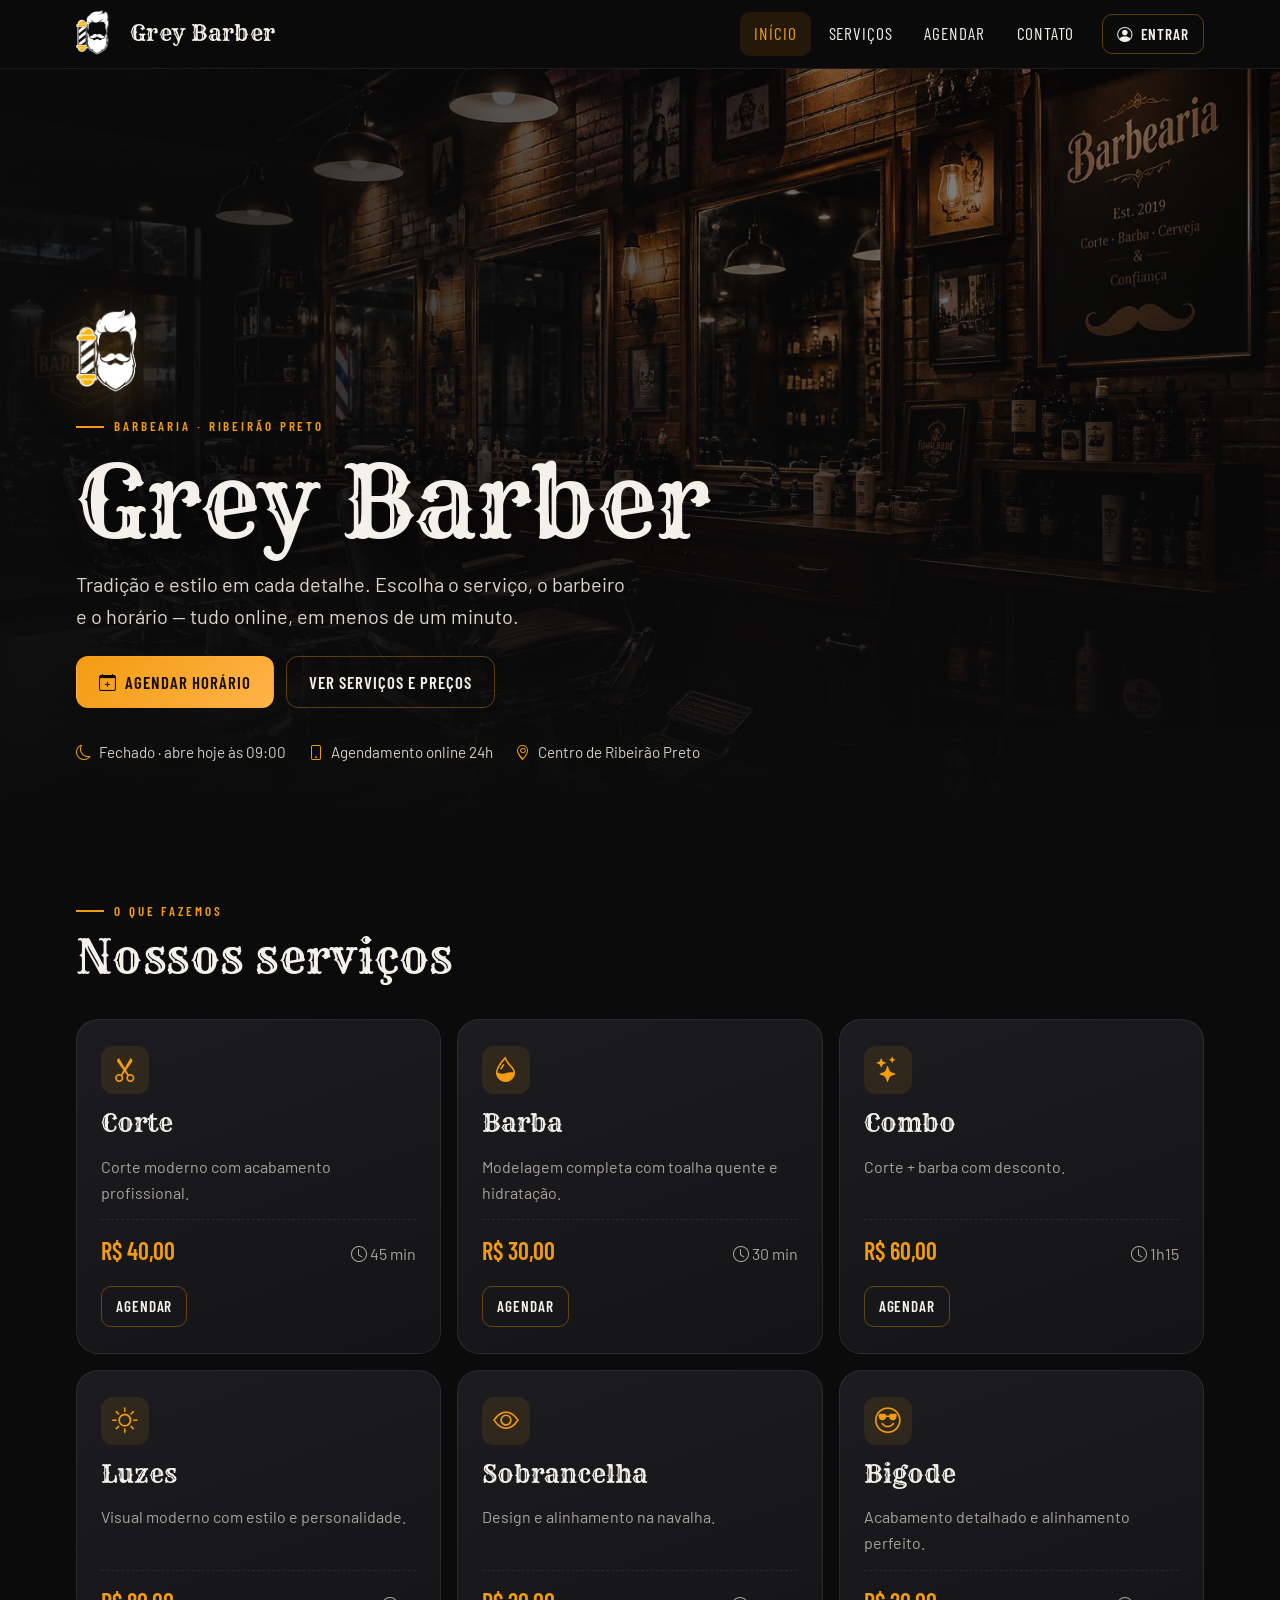
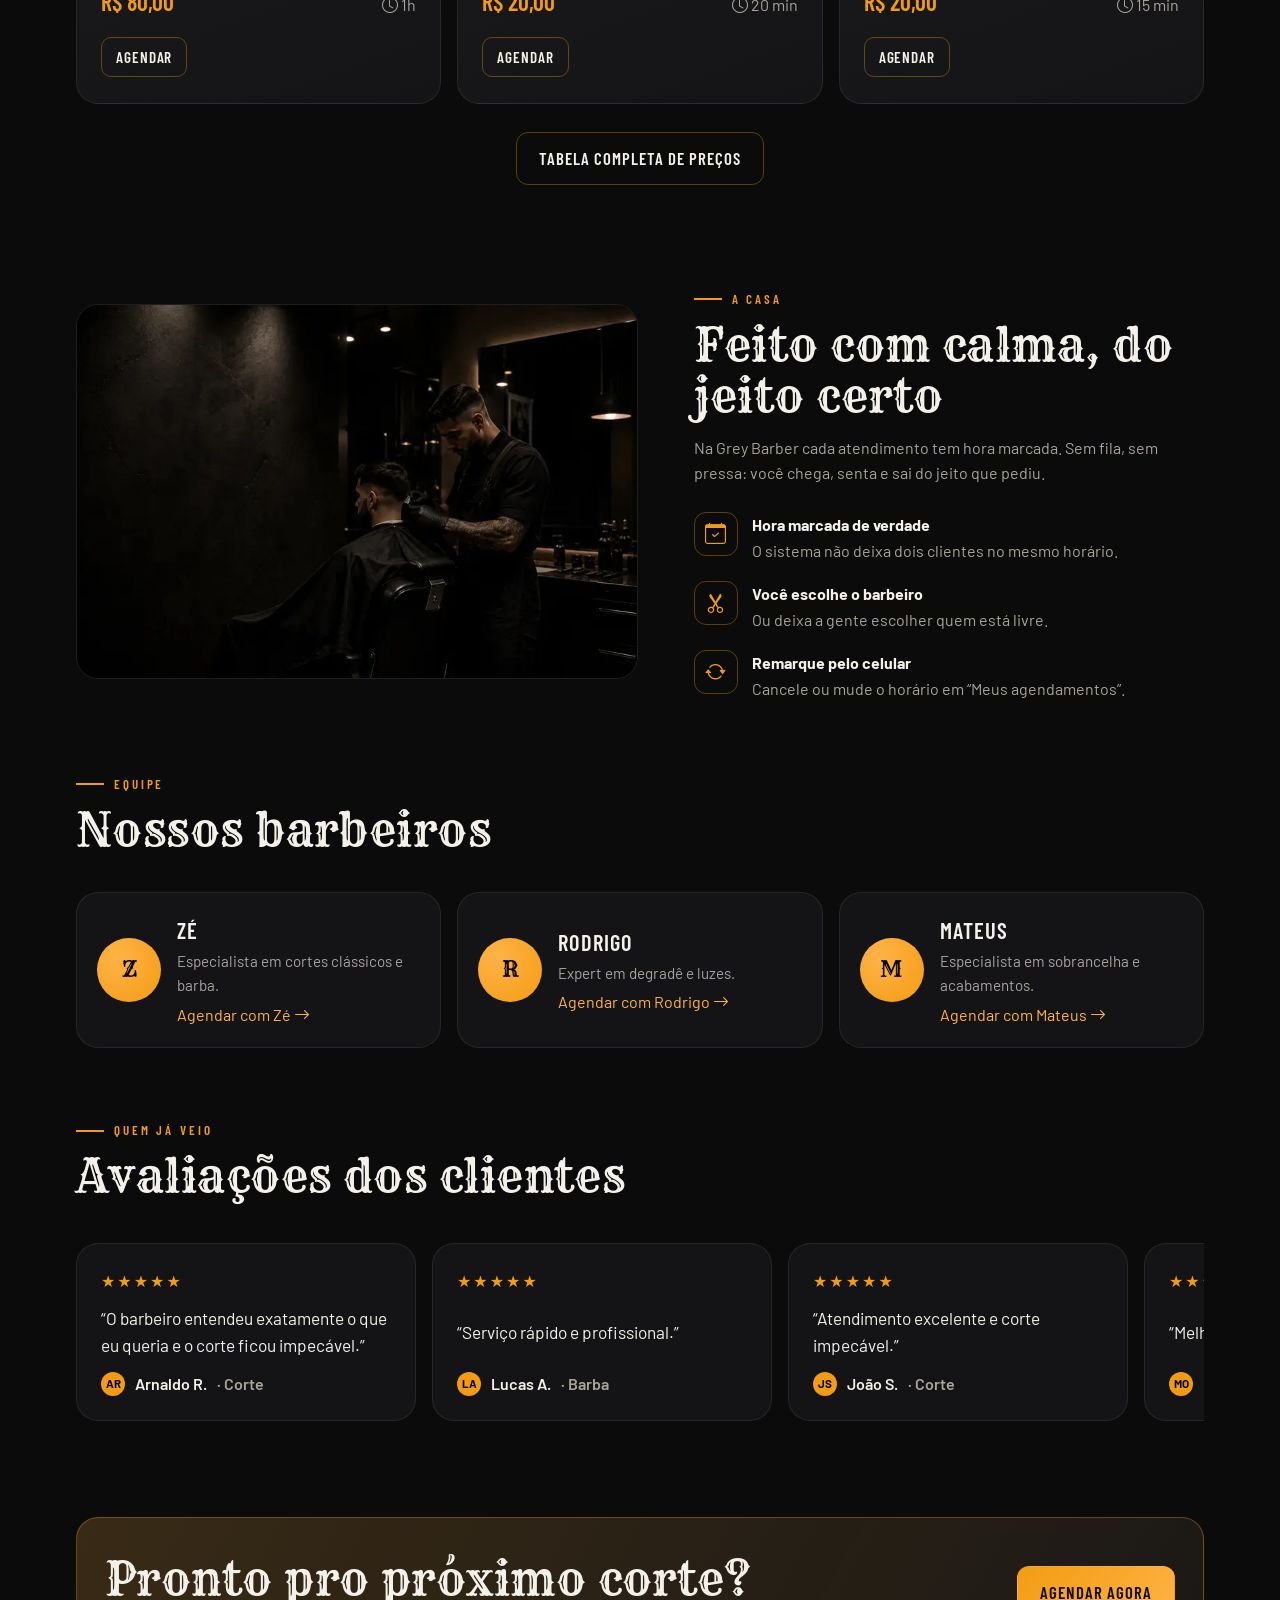
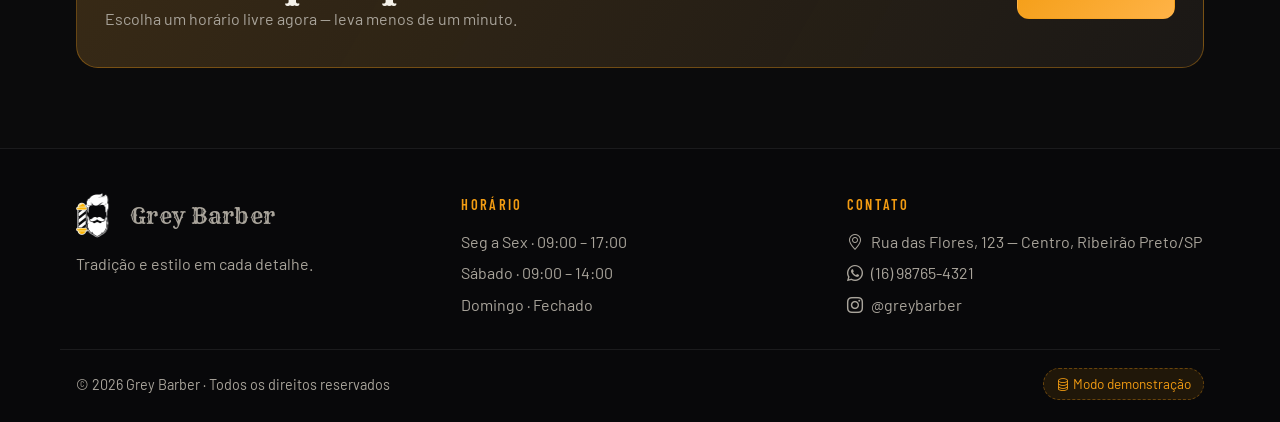
<file: index.html>
<!DOCTYPE html>
<html lang="pt-BR">
<head>
  <meta charset="UTF-8">
  <meta name="viewport" content="width=device-width, initial-scale=1">
  <title>Grey Barber — Barbearia em Ribeirão Preto</title>
  <meta name="description" content="Barbearia Grey Barber em Ribeirão Preto. Corte, barba, combo e luzes. Agende online em menos de um minuto.">
  <meta name="theme-color" content="#0b0b0c">
  <meta property="og:title" content="Grey Barber — Barbearia em Ribeirão Preto">
  <meta property="og:description" content="Barbearia Grey Barber em Ribeirão Preto. Corte, barba, combo e luzes. Agende online em menos de um minuto.">
  <meta property="og:image" content="img/barbearia-800.webp">
  <link rel="icon" type="image/png" href="img/favicon.png">
  <link rel="apple-touch-icon" href="img/apple-touch-icon.png">
  <link rel="preconnect" href="https://fonts.googleapis.com">
  <link rel="preconnect" href="https://fonts.gstatic.com" crossorigin>
  <link rel="stylesheet" href="https://fonts.googleapis.com/css2?family=Barlow+Condensed:wght@500;600&family=Barlow:wght@400;500;600;700&family=Rye&display=swap">
  <link rel="stylesheet" href="https://cdn.jsdelivr.net/npm/bootstrap-icons@1.11.3/font/bootstrap-icons.min.css">
  <link rel="stylesheet" href="estilizacoes/base.css">
  <link rel="stylesheet" href="estilizacoes/paginas.css">
  <script src="js/config.js" defer></script>
  <script src="js/util.js" defer></script>
  <script src="js/banco-demo.js" defer></script>
  <script src="js/banco-supabase.js" defer></script>
  <script src="js/layout.js" defer></script>
  <script src="js/remarcar.js" defer></script>
  <script src="js/paginas/inicio.js" defer></script>
</head>
<body data-pagina="inicio">
  <div id="topo"></div>
  <main id="conteudo">
    <section class="hero">
      <img class="hero-fundo" src="img/barbearia.webp" srcset="img/barbearia-800.webp 800w, img/barbearia.webp 1536w" sizes="100vw" alt="" fetchpriority="high">
      <div class="container hero-conteudo">
        <img class="hero-logo" src="img/logo-192.webp" alt="" width="96" height="104">
        <span class="sobretitulo">Barbearia · Ribeirão Preto</span>
        <h1>Grey Barber</h1>
        <p>Tradição e estilo em cada detalhe. Escolha o serviço, o barbeiro e o horário — tudo online, em menos de um minuto.</p>
        <div class="hero-acoes">
          <a class="btn btn-primario" href="agendar.html"><i class="bi bi-calendar-plus" aria-hidden="true"></i> Agendar horário</a>
          <a class="btn btn-contorno" href="servicos.html">Ver serviços e preços</a>
        </div>
        <ul class="hero-fatos">
          <li id="status-aberto"><i class="bi bi-clock" aria-hidden="true"></i> Confira nosso horário</li>
          <li><i class="bi bi-phone" aria-hidden="true"></i> Agendamento online 24h</li>
          <li><i class="bi bi-geo-alt" aria-hidden="true"></i> Centro de Ribeirão Preto</li>
        </ul>
      </div>
    </section>

    <section class="secao container" aria-labelledby="t-servicos">
      <div class="cabeca-secao">
        <span class="sobretitulo">O que fazemos</span>
        <h2 class="titulo-secao" id="t-servicos">Nossos serviços</h2>
      </div>
      <div class="grade-servicos" id="lista-servicos">
        <div class="esqueleto"></div><div class="esqueleto"></div><div class="esqueleto"></div>
      </div>
      <div class="centro-acao"><a href="servicos.html" class="btn btn-contorno">Tabela completa de preços</a></div>
    </section>

    <section class="secao sobre">
      <div class="container sobre-grade">
        <figure class="sobre-foto">
          <img src="img/barbeiro-800.webp" srcset="img/barbeiro-800.webp 800w, img/barbeiro.webp 1536w" sizes="(min-width: 900px) 50vw, 100vw" alt="Barbeiro finalizando o corte de um cliente na Grey Barber" loading="lazy" width="800" height="533">
        </figure>
        <div>
          <span class="sobretitulo">A casa</span>
          <h2 class="titulo-secao">Feito com calma, do jeito certo</h2>
          <p class="texto-suave">Na Grey Barber cada atendimento tem hora marcada. Sem fila, sem pressa: você chega, senta e sai do jeito que pediu.</p>
          <ul class="diferenciais">
            <li><i class="bi bi-calendar-check" aria-hidden="true"></i><div><strong>Hora marcada de verdade</strong><span>O sistema não deixa dois clientes no mesmo horário.</span></div></li>
            <li><i class="bi bi-scissors" aria-hidden="true"></i><div><strong>Você escolhe o barbeiro</strong><span>Ou deixa a gente escolher quem está livre.</span></div></li>
            <li><i class="bi bi-arrow-repeat" aria-hidden="true"></i><div><strong>Remarque pelo celular</strong><span>Cancele ou mude o horário em “Meus agendamentos”.</span></div></li>
          </ul>
        </div>
      </div>
    </section>

    <section class="secao container" aria-labelledby="t-equipe">
      <div class="cabeca-secao">
        <span class="sobretitulo">Equipe</span>
        <h2 class="titulo-secao" id="t-equipe">Nossos barbeiros</h2>
      </div>
      <div class="grade-equipe" id="lista-equipe"></div>
    </section>

    <section class="secao container" aria-labelledby="t-avaliacoes">
      <div class="cabeca-secao">
        <span class="sobretitulo">Quem já veio</span>
        <h2 class="titulo-secao" id="t-avaliacoes">Avaliações dos clientes</h2>
      </div>
      <div class="carrossel" id="lista-avaliacoes" tabindex="0" aria-label="Avaliações (role para o lado)"></div>
    </section>

    <section class="container">
      <div class="cta-final">
        <div>
          <h2 class="titulo-secao">Pronto pro próximo corte?</h2>
          <p class="texto-suave">Escolha um horário livre agora — leva menos de um minuto.</p>
        </div>
        <a class="btn btn-primario" href="agendar.html">Agendar agora</a>
      </div>
    </section>
  </main>
  <div id="rodape"></div>
</body>
</html>
</file>
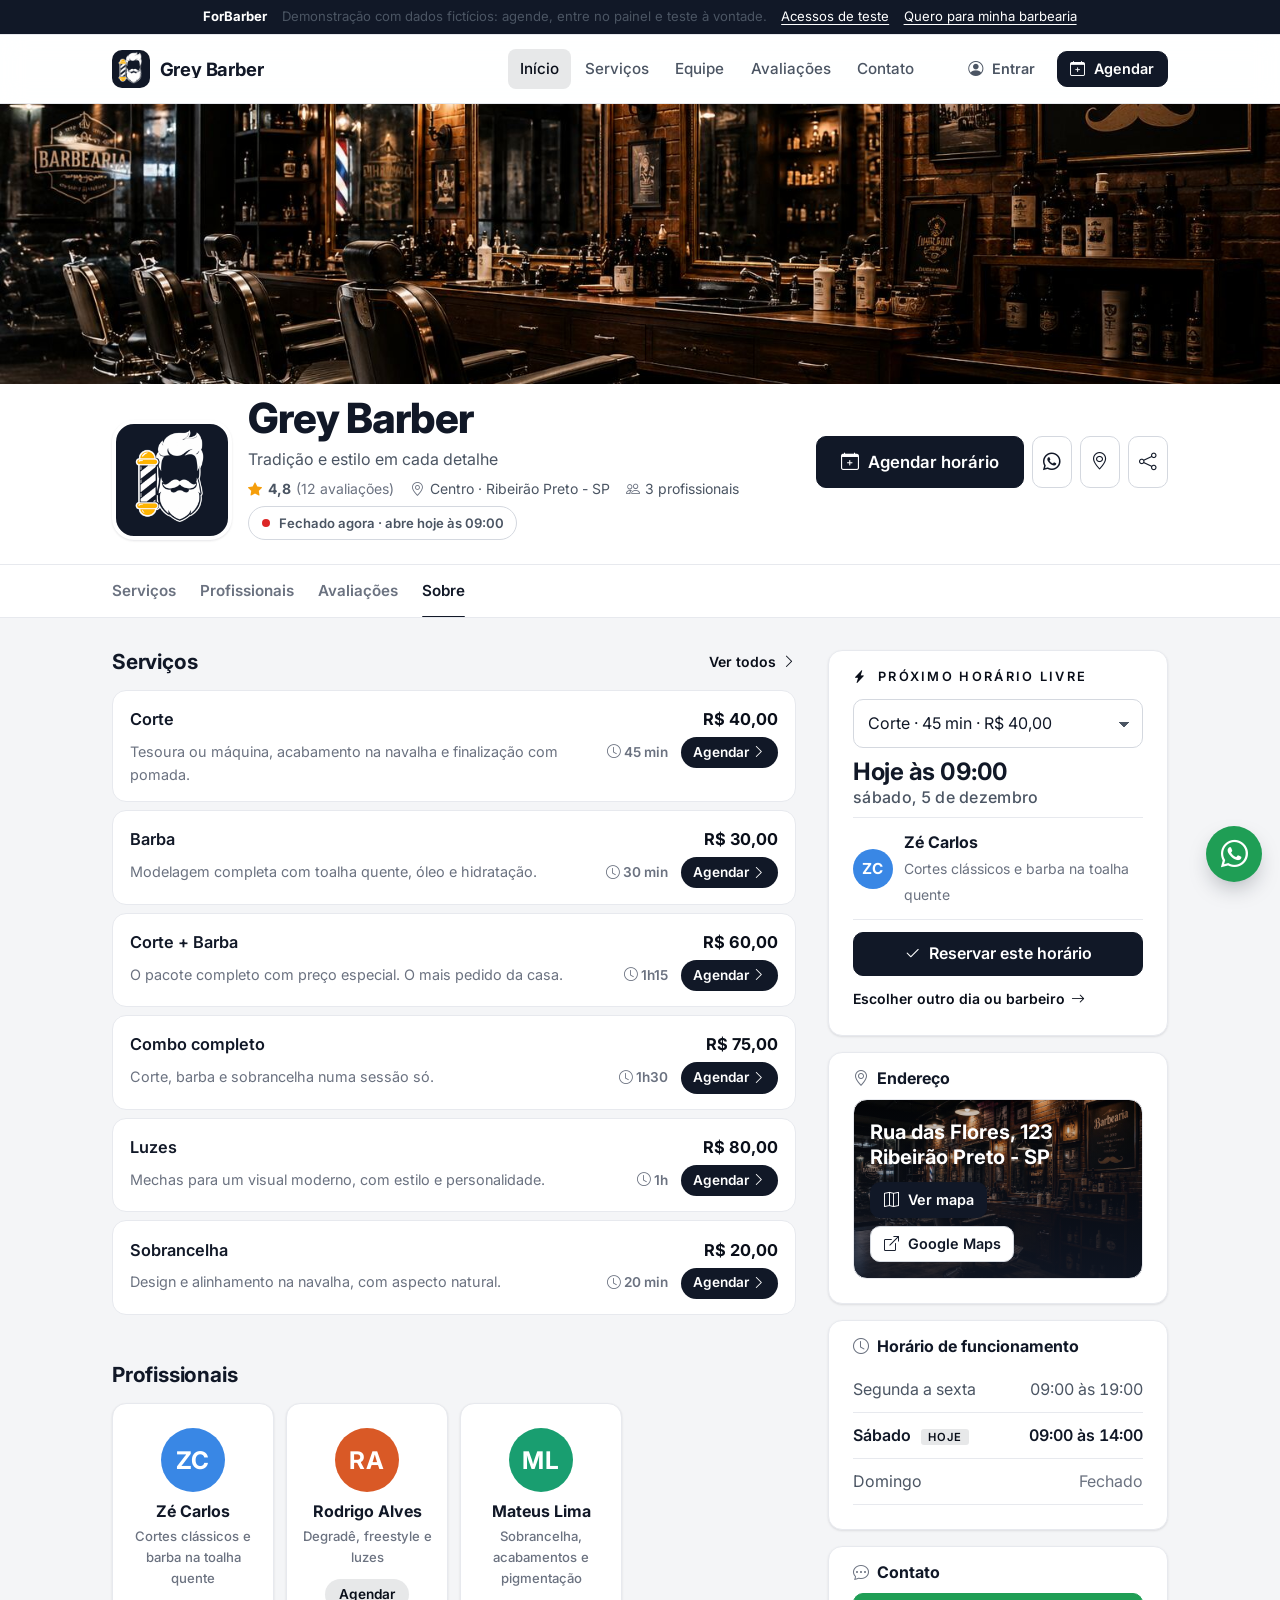
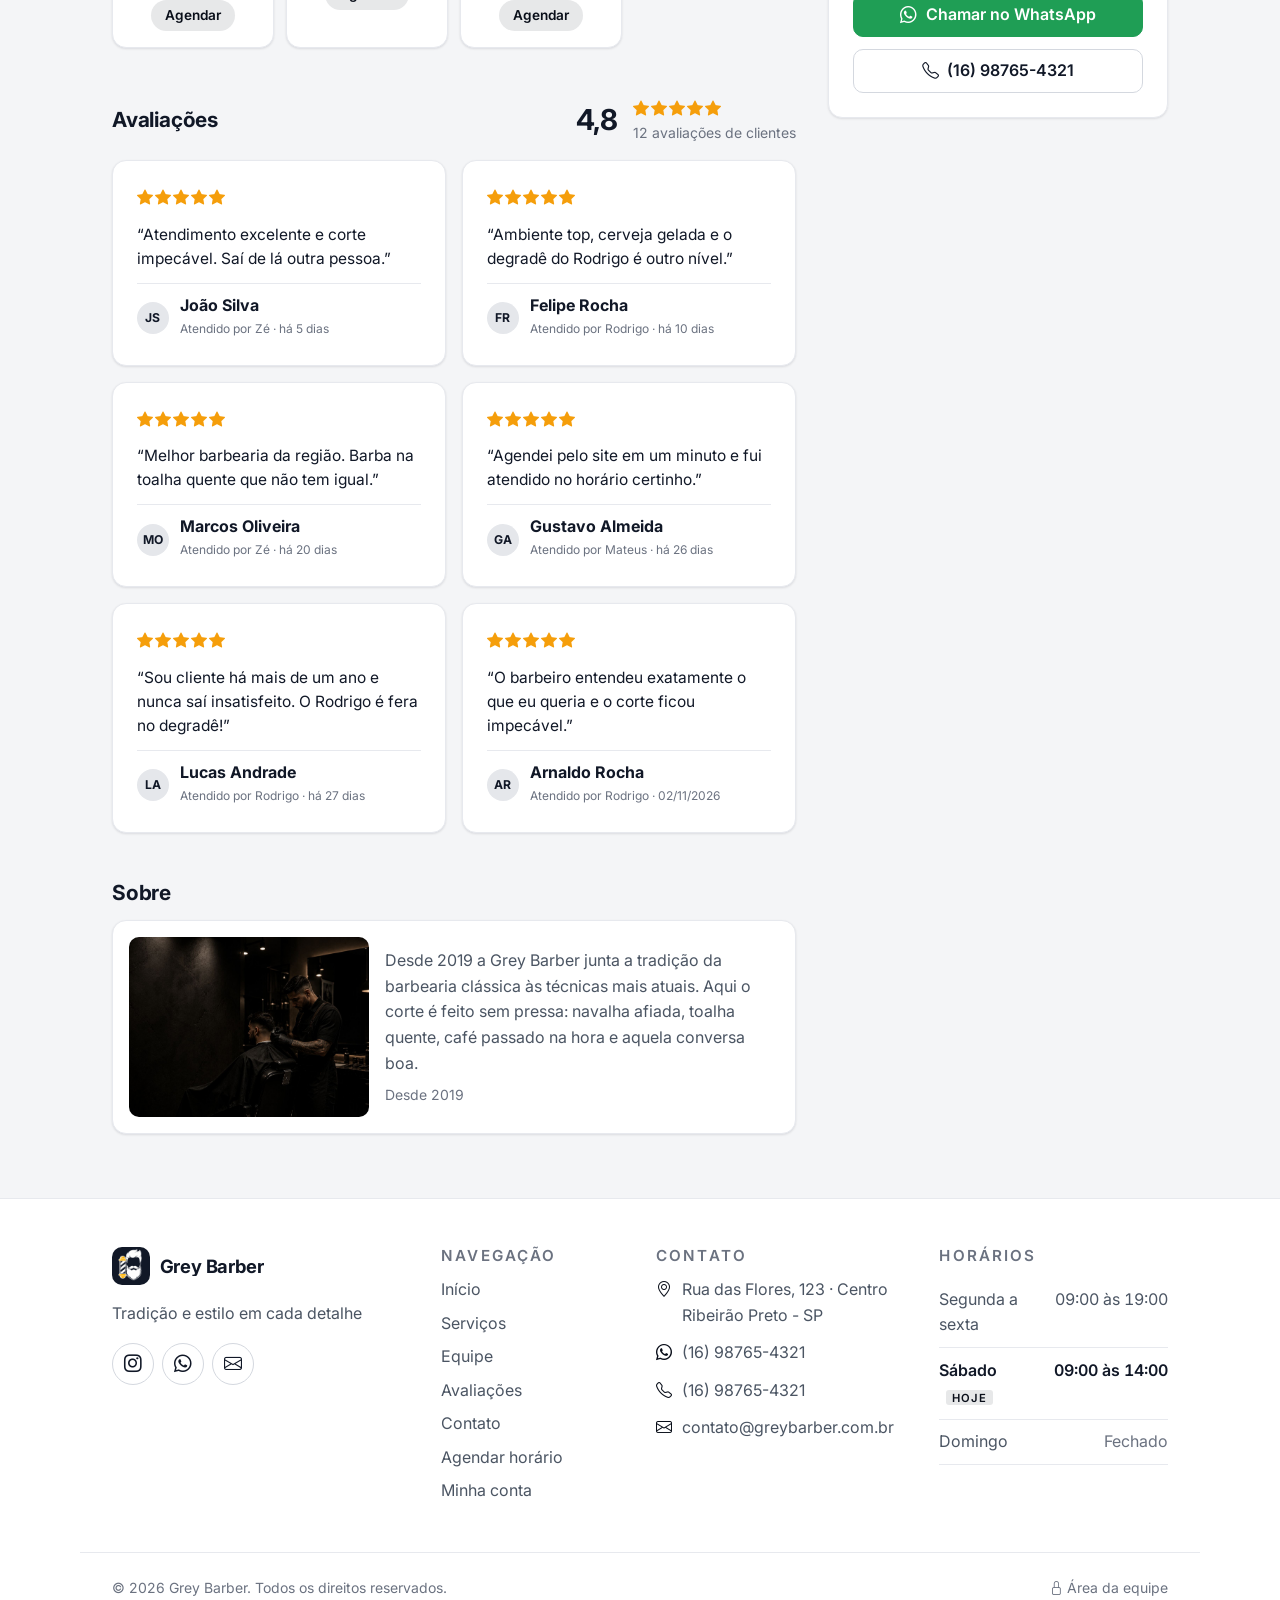
<file: app/index.html>
<!DOCTYPE html>
<html lang="pt-BR">
<head>
  <meta charset="utf-8">
  <meta name="viewport" content="width=device-width, initial-scale=1, viewport-fit=cover">
  <title>Grey Barber</title>
  <meta name="description" content="Barbearia em Ribeirão Preto: corte, barba e acabamento com hora marcada. Agende online em menos de um minuto.">
  <meta name="theme-color" content="#ffffff">
  <meta property="og:type" content="website">
  <meta property="og:title" content="Grey Barber · Barbearia">
  <meta property="og:description" content="Tradição e estilo em cada detalhe. Agende seu horário online.">
  <meta property="og:image" content="assets/img/ambiente.jpg">
  <link rel="icon" type="image/png" href="assets/img/favicon.png">
  <link rel="apple-touch-icon" href="assets/img/apple-touch-icon.png">
  <link rel="preconnect" href="https://fonts.googleapis.com">
  <link rel="preconnect" href="https://fonts.gstatic.com" crossorigin>
  <link rel="stylesheet" href="https://fonts.googleapis.com/css2?family=Inter:wght@400;500;600;700;800https://fonts.googleapis.com/css2?family=Barlow+Condensed:wght@500;600;700&family=Barlow:ital,wght@0,400;0,500;0,600;0,700;1,400&family=Playfair+Display:wght@700&family=Rye&display=swapfamily=Playfair+Display:wght@700https://fonts.googleapis.com/css2?family=Barlow+Condensed:wght@500;600;700&family=Barlow:ital,wght@0,400;0,500;0,600;0,700;1,400&family=Playfair+Display:wght@700&family=Rye&display=swapdisplay=swap">
  <link rel="stylesheet" href="assets/vendor/bootstrap-icons/bootstrap-icons.min.css">
  <link rel="stylesheet" href="assets/css/base.css">
  <link rel="stylesheet" href="assets/css/site.css">
</head>
<body data-page="home">
  <header class="site-header" id="site-header"></header>

  <main id="conteudo" class="profile-page">
    <!-- PERFIL DA BARBEARIA -->
    <section class="profile" aria-labelledby="hero-title">
      <div class="profile-cover" data-hero-image></div>
      <div class="container profile-head">
        <img class="profile-logo" data-logo src="assets/img/logo.png" alt="" width="96" height="96">
        <div class="profile-id">
          <h1 class="profile-name" id="hero-title" data-bind="name">Grey Barber</h1>
          <p class="profile-slogan" data-bind="slogan">Tradição e estilo em cada detalhe</p>
          <div class="profile-meta" id="hero-facts"></div>
          <div id="open-status"></div>
        </div>
        <div class="profile-actions">
          <a class="btn btn-primary btn-lg" href="agendar.html"><i class="bi bi-calendar-plus"></i>Agendar horário</a>
          <a class="btn btn-outline btn-icon btn-lg" data-link="whatsapp" target="_blank" rel="noopener" aria-label="WhatsApp" title="WhatsApp"><i class="bi bi-whatsapp"></i></a>
          <a class="btn btn-outline btn-icon btn-lg" data-link="maps" target="_blank" rel="noopener" aria-label="Como chegar" title="Como chegar"><i class="bi bi-geo-alt"></i></a>
          <button class="btn btn-outline btn-icon btn-lg" type="button" data-share aria-label="Compartilhar" title="Compartilhar"><i class="bi bi-share"></i></button>
        </div>
      </div>
    </section>

    <nav class="profile-tabs" aria-label="Seções">
      <div class="container profile-tabs-inner">
        <a href="#servicos" aria-current="true">Serviços</a>
        <a href="#equipe">Profissionais</a>
        <a href="#avaliacoes">Avaliações</a>
        <a href="#sobre">Sobre</a>
      </div>
    </nav>

    <div class="container profile-body">
      <div class="profile-main">
        <section class="profile-section" id="servicos" aria-labelledby="servicos-title">
          <div class="spread">
            <h2 class="profile-h2" id="servicos-title">Serviços</h2>
            <a class="link text-sm" href="servicos.html">Ver todos <i class="bi bi-chevron-right"></i></a>
          </div>
          <div class="board" id="home-services"></div>
        </section>

        <section class="profile-section" id="equipe" aria-labelledby="equipe-title">
          <h2 class="profile-h2" id="equipe-title">Profissionais</h2>
          <div class="team" id="home-team"></div>
        </section>

        <section class="profile-section" id="avaliacoes" aria-labelledby="avaliacoes-title">
          <div class="spread">
            <h2 class="profile-h2" id="avaliacoes-title">Avaliações</h2>
            <div class="rating-summary" id="rating-summary"></div>
          </div>
          <div class="reviews" id="home-reviews"></div>
        </section>

        <section class="profile-section" id="sobre" aria-labelledby="sobre-title">
          <h2 class="profile-h2" id="sobre-title">Sobre</h2>
          <div class="about-card">
            <img src="assets/img/barbeiro.jpg" alt="Barbeiro finalizando um corte degradê em um cliente" width="1536" height="1024" loading="lazy">
            <div class="stack-sm">
              <p class="muted" data-bind="about"></p>
              <p class="text-sm subtle">Desde <span data-bind="founded">2019</span></p>
            </div>
          </div>
        </section>
      </div>

      <aside class="profile-side">
        <section class="side-card next-slot" id="next-slot" aria-live="polite"></section>

        <section class="side-card" id="visite" aria-labelledby="visite-title">
          <h2 class="side-card-title" id="visite-title"><i class="bi bi-geo-alt"></i>Endereço</h2>
          <div class="map-card" id="map-card">
            <p class="map-address"><span data-bind="street"></span><br><span data-bind="city"></span></p>
            <div class="cluster-sm">
              <button class="btn btn-primary btn-sm" type="button" data-load-map><i class="bi bi-map"></i>Ver mapa</button>
              <a class="btn btn-outline btn-sm" data-link="maps" target="_blank" rel="noopener"><i class="bi bi-box-arrow-up-right"></i>Google Maps</a>
            </div>
          </div>
        </section>

        <section class="side-card" aria-labelledby="hours-title">
          <h2 class="side-card-title" id="hours-title"><i class="bi bi-clock"></i>Horário de funcionamento</h2>
          <div id="home-hours"></div>
        </section>

        <section class="side-card" aria-labelledby="contact-title">
          <h2 class="side-card-title" id="contact-title"><i class="bi bi-chat-dots"></i>Contato</h2>
          <a class="btn btn-whatsapp btn-block" data-link="whatsapp" target="_blank" rel="noopener"><i class="bi bi-whatsapp"></i>Chamar no WhatsApp</a>
          <a class="btn btn-outline btn-block" data-link="tel"><i class="bi bi-telephone"></i><span data-bind="phone"></span></a>
        </section>
      </aside>
    </div>
  </main>

  <footer class="site-footer" id="site-footer"></footer>

  <noscript><p class="container">Ative o JavaScript para agendar online e ver os horários livres.</p></noscript>
  <script src="assets/js/config.js"></script>
  <script src="assets/js/utils.js"></script>
  <script src="assets/js/seed.js"></script>
  <script src="assets/js/cloud.js"></script>
  <script src="assets/js/store.js"></script>
  <script src="assets/js/booking.js"></script>
  <script src="assets/js/auth.js"></script>
  <script src="assets/js/ui.js"></script>
  <script src="assets/js/pwa.js"></script>
  <script src="assets/js/native.js"></script>
  <script src="assets/js/site.js"></script>
  <script src="assets/js/pages/home.js"></script>
</body>
</html>
</file>
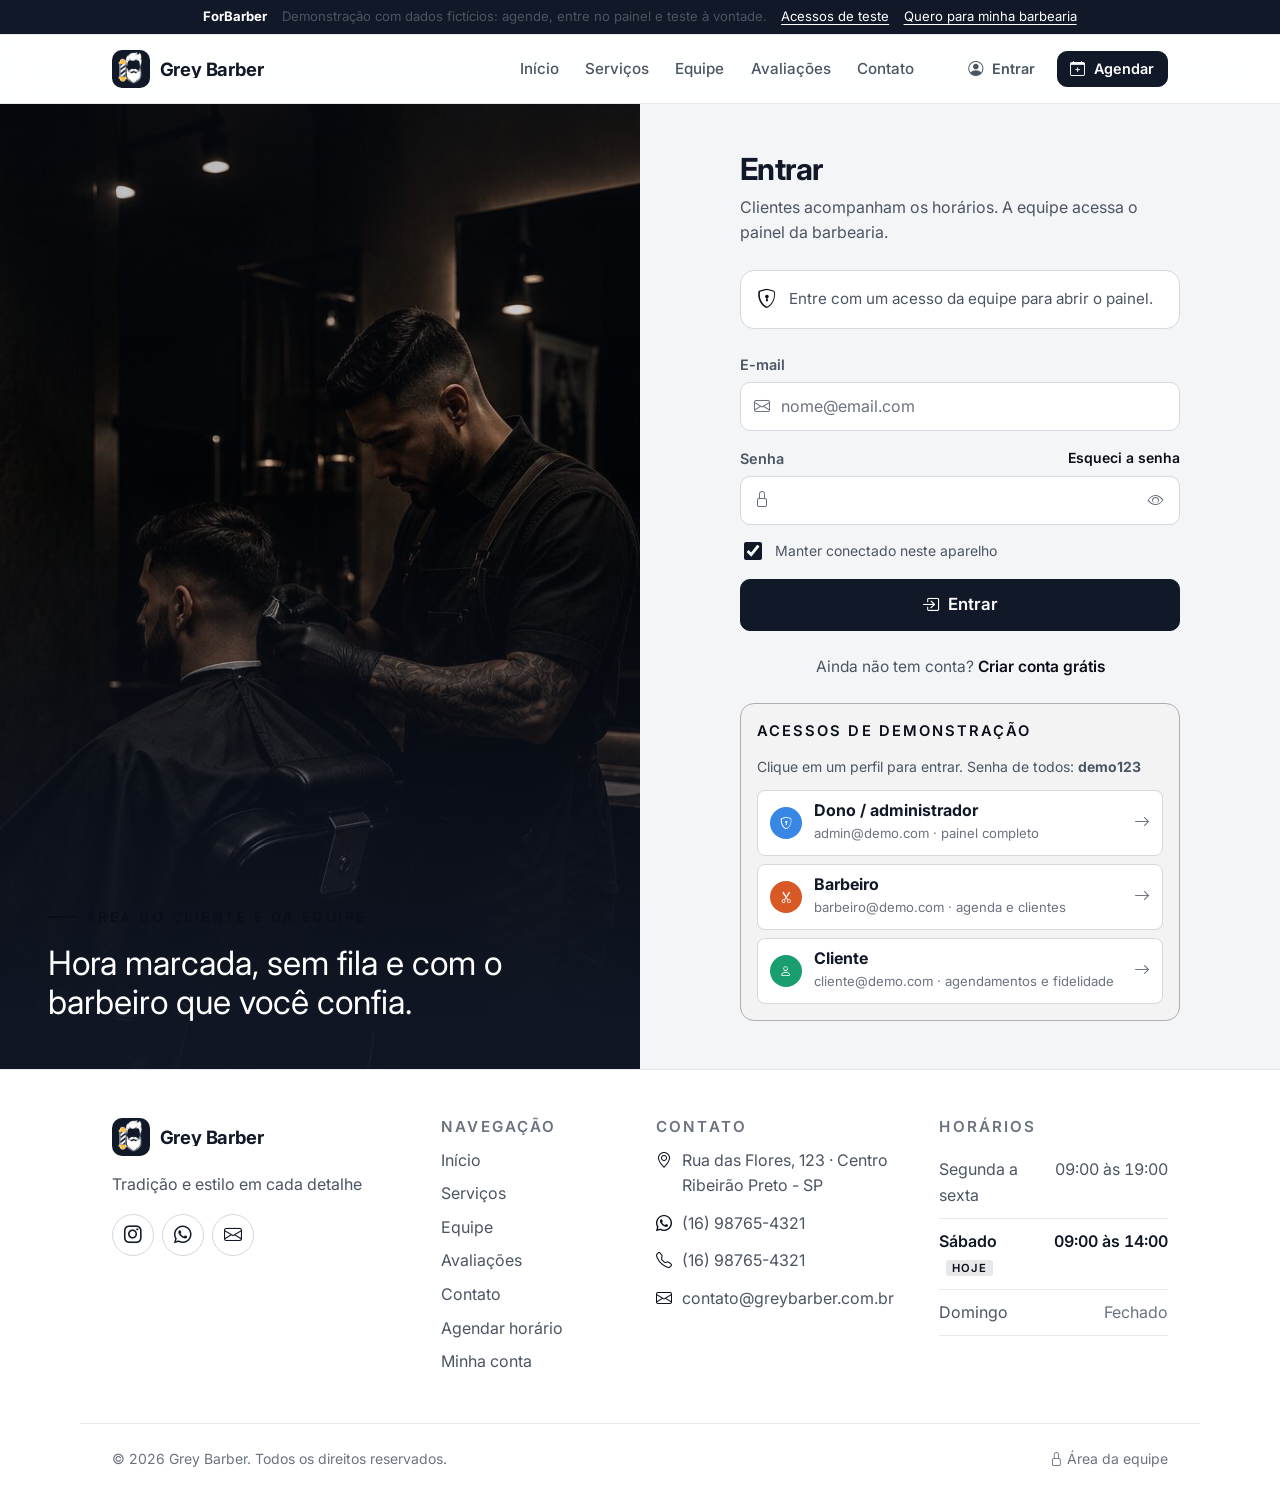
<file: app/painel/index.html>
<!DOCTYPE html>
<html lang="pt-BR" data-base="../">
<head>
  <meta charset="utf-8">
  <meta name="viewport" content="width=device-width, initial-scale=1, viewport-fit=cover">
  <title>Painel · Grey Barber</title>
  <meta name="robots" content="noindex">
  <meta name="theme-color" content="#ffffff">
  <link rel="icon" type="image/png" href="../assets/img/favicon.png">
  <link rel="preconnect" href="https://fonts.googleapis.com">
  <link rel="preconnect" href="https://fonts.gstatic.com" crossorigin>
  <link rel="stylesheet" href="https://fonts.googleapis.com/css2?family=Inter:wght@400;500;600;700;800https://fonts.googleapis.com/css2?family=Barlow+Condensed:wght@500;600;700&family=Barlow:ital,wght@0,400;0,500;0,600;0,700;1,400&family=Playfair+Display:wght@700&family=Rye&display=swapfamily=Playfair+Display:wght@700https://fonts.googleapis.com/css2?family=Barlow+Condensed:wght@500;600;700&family=Barlow:ital,wght@0,400;0,500;0,600;0,700;1,400&family=Playfair+Display:wght@700&family=Rye&display=swapdisplay=swap">
  <link rel="stylesheet" href="../assets/vendor/bootstrap-icons/bootstrap-icons.min.css">
  <link rel="stylesheet" href="../assets/css/base.css">
  <link rel="stylesheet" href="../assets/css/painel.css">
</head>
<body class="painel" data-page="dashboard" data-title="Painel">
  <div class="shell">
    <aside class="side" id="side" aria-label="Menu do painel"></aside>
    <div class="main">
      <header class="topbar" id="topbar"></header>
      <main class="content" id="conteudo">
        <div class="page-head">
          <div>
            <h1 id="greeting">Painel</h1>
            <p id="day-summary"></p>
          </div>
          <div class="page-actions">
            <a class="btn btn-outline btn-sm" href="agenda.html"><i class="bi bi-calendar3"></i>Abrir agenda</a>
          </div>
        </div>

        <section class="kpis" id="kpis" aria-label="Indicadores"></section>

        <div class="grid-main">
          <section class="panel" aria-labelledby="today-title">
            <div class="panel-head">
              <h2 class="panel-title" id="today-title"><i class="bi bi-clock" aria-hidden="true"></i>Agenda de hoje</h2>
              <span class="panel-sub" id="today-sub"></span>
            </div>
            <div class="panel-body flush" id="today-list"></div>
          </section>
          <div class="stack">
            <section class="panel" aria-labelledby="occ-title">
              <div class="panel-head">
                <h2 class="panel-title" id="occ-title"><i class="bi bi-speedometer" aria-hidden="true"></i>Ocupação hoje</h2>
              </div>
              <div class="panel-body" id="occupancy"></div>
            </section>
            <section class="panel" id="messages-panel" aria-labelledby="msg-title" hidden>
              <div class="panel-head">
                <h2 class="panel-title" id="msg-title"><i class="bi bi-chat-left-text" aria-hidden="true"></i>Mensagens do site</h2>
                <a class="link text-sm" href="mensagens.html">Ver todas</a>
              </div>
              <div class="panel-body flush" id="messages"></div>
            </section>
          </div>
        </div>

        <div class="grid-main">
          <section class="panel" aria-labelledby="rev-title">
            <div class="panel-head">
              <h2 class="panel-title" id="rev-title"><i class="bi bi-bar-chart" aria-hidden="true"></i>Faturamento · últimos 30 dias</h2>
              <span class="panel-sub" id="rev-sub"></span>
            </div>
            <div class="panel-body">
              <div id="rev-chart"></div>
              <div id="rev-table"></div>
            </div>
          </section>
          <section class="panel" aria-labelledby="top-title">
            <div class="panel-head">
              <h2 class="panel-title" id="top-title"><i class="bi bi-trophy" aria-hidden="true"></i>Mais pedidos no mês</h2>
            </div>
            <div class="panel-body" id="top-services"></div>
          </section>
        </div>

        <div class="grid-halves">
          <section class="panel" aria-labelledby="bday-title">
            <div class="panel-head">
              <h2 class="panel-title" id="bday-title"><i class="bi bi-cake2" aria-hidden="true"></i>Aniversariantes do mês</h2>
              <span class="panel-sub">Mande um parabéns com desconto</span>
            </div>
            <div class="panel-body flush" id="birthdays"></div>
          </section>
          <section class="panel" aria-labelledby="react-title">
            <div class="panel-head">
              <h2 class="panel-title" id="react-title"><i class="bi bi-arrow-repeat" aria-hidden="true"></i>Clientes para reativar</h2>
              <span class="panel-sub">Sem visita há mais de 45 dias</span>
            </div>
            <div class="panel-body flush" id="reactivate"></div>
          </section>
        </div>
      </main>
    </div>
  </div>

  <script src="../assets/js/config.js"></script>
  <script src="../assets/js/utils.js"></script>
  <script src="../assets/js/seed.js"></script>
  <script src="../assets/js/cloud.js"></script>
  <script src="../assets/js/store.js"></script>
  <script src="../assets/js/booking.js"></script>
  <script src="../assets/js/auth.js"></script>
  <script src="../assets/js/ui.js"></script>
  <script src="../assets/js/pwa.js"></script>
  <script src="../assets/js/native.js"></script>
  <script src="../assets/js/charts.js"></script>
  <script src="../assets/js/painel.js"></script>
  <script src="../assets/js/painel/dashboard.js"></script>
</body>
</html>
</file>
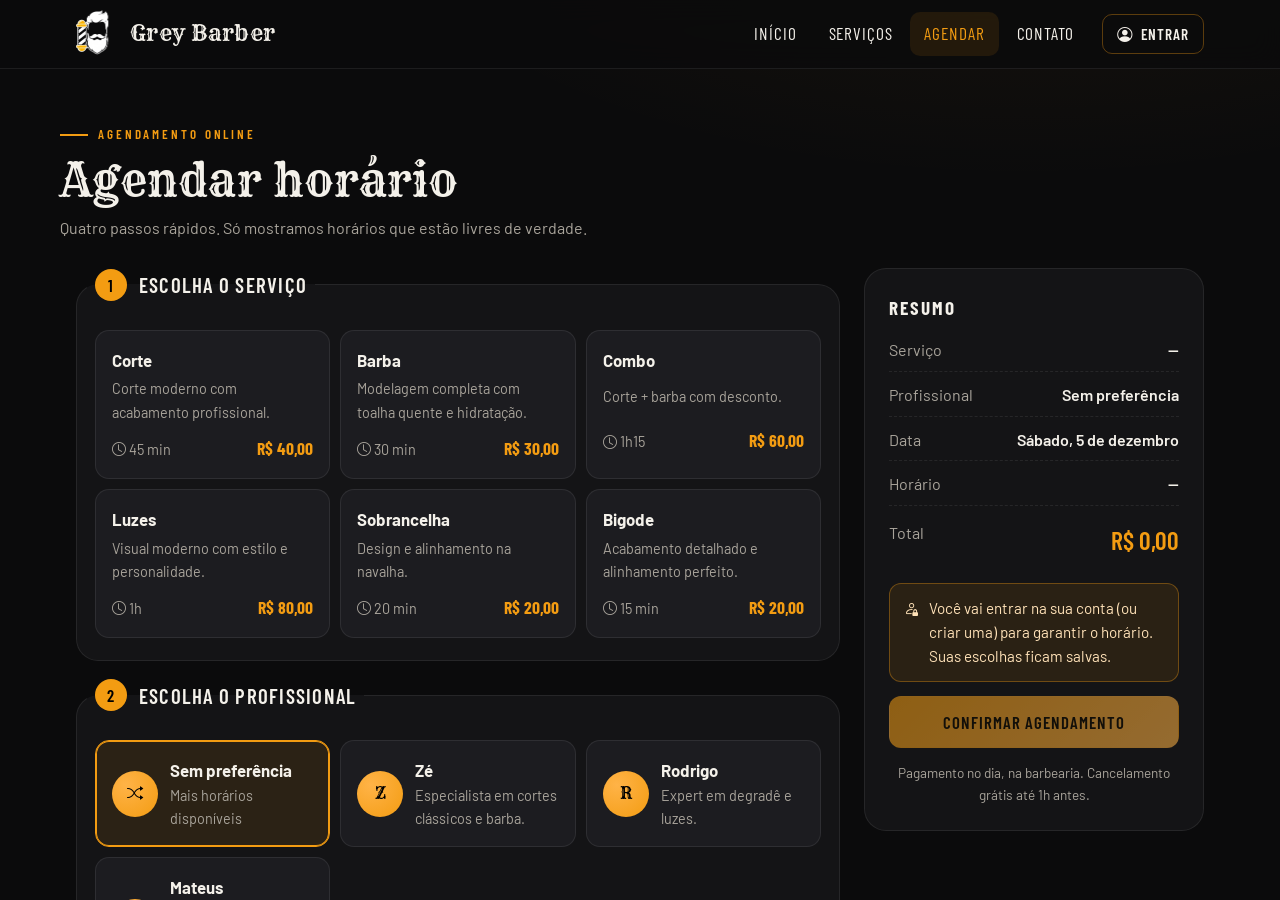
<file: agendamento.html>
<!DOCTYPE html>
<html lang="pt-BR">
<head>
  <meta charset="UTF-8">
  <meta http-equiv="refresh" content="0; url=agendar.html">
  <link rel="canonical" href="agendar.html">
  <title>Agendar — Grey Barber</title>
</head>
<body><p>Esta página mudou. <a href="agendar.html">Ir para o agendamento</a>.</p></body>
</html>
</file>
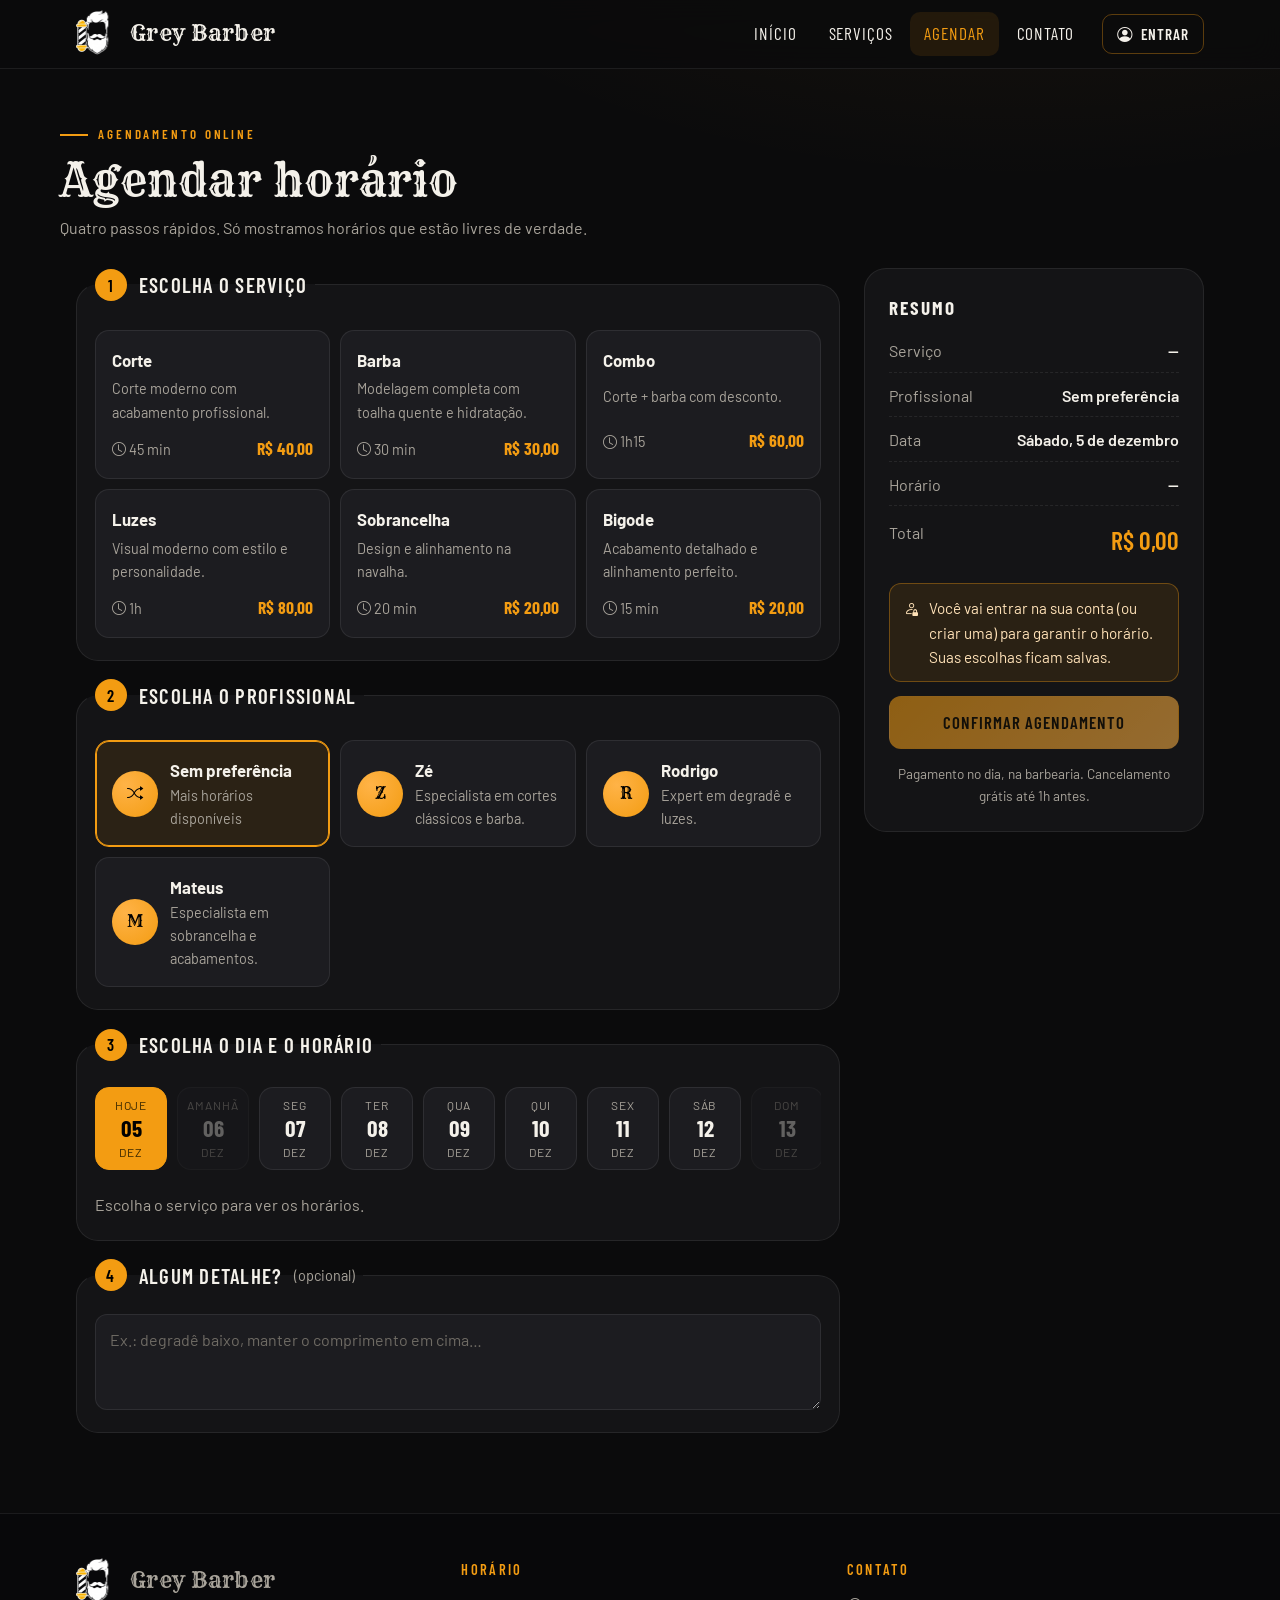
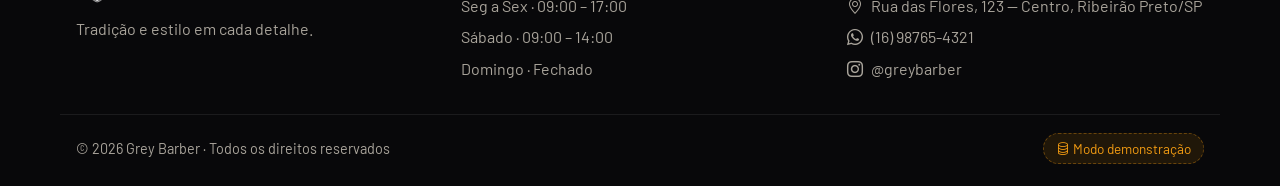
<file: agendar.html>
<!DOCTYPE html>
<html lang="pt-BR">
<head>
  <meta charset="UTF-8">
  <meta name="viewport" content="width=device-width, initial-scale=1">
  <title>Agendar horário — Grey Barber</title>
  <meta name="description" content="Agende seu horário na Grey Barber: escolha o serviço, o barbeiro, o dia e o horário livre.">
  <meta name="theme-color" content="#0b0b0c">
  <meta property="og:title" content="Agendar horário — Grey Barber">
  <meta property="og:description" content="Agende seu horário na Grey Barber: escolha o serviço, o barbeiro, o dia e o horário livre.">
  <meta property="og:image" content="img/barbearia-800.webp">
  <link rel="icon" type="image/png" href="img/favicon.png">
  <link rel="apple-touch-icon" href="img/apple-touch-icon.png">
  <link rel="preconnect" href="https://fonts.googleapis.com">
  <link rel="preconnect" href="https://fonts.gstatic.com" crossorigin>
  <link rel="stylesheet" href="https://fonts.googleapis.com/css2?family=Barlow+Condensed:wght@500;600&family=Barlow:wght@400;500;600;700&family=Rye&display=swap">
  <link rel="stylesheet" href="https://cdn.jsdelivr.net/npm/bootstrap-icons@1.11.3/font/bootstrap-icons.min.css">
  <link rel="stylesheet" href="estilizacoes/base.css">
  <link rel="stylesheet" href="estilizacoes/paginas.css">
  <script src="js/config.js" defer></script>
  <script src="js/util.js" defer></script>
  <script src="js/banco-demo.js" defer></script>
  <script src="js/banco-supabase.js" defer></script>
  <script src="js/layout.js" defer></script>
  <script src="js/remarcar.js" defer></script>
  <script src="js/paginas/agendar.js" defer></script>
</head>
<body data-pagina="agendar">
  <div id="topo"></div>
  <main id="conteudo">
    <section class="container pagina-topo">
      <span class="sobretitulo">Agendamento online</span>
      <h1 class="titulo-secao">Agendar horário</h1>
      <p>Quatro passos rápidos. Só mostramos horários que estão livres de verdade.</p>
    </section>

    <div class="container agendar-grade">
      <form id="form-agendar" class="passos" novalidate>
        <fieldset class="passo" id="passo-servico">
          <legend><span class="num">1</span> Escolha o serviço</legend>
          <div class="opcoes-servico" id="opcoes-servico"><div class="esqueleto"></div></div>
        </fieldset>

        <fieldset class="passo" id="passo-barbeiro">
          <legend><span class="num">2</span> Escolha o profissional</legend>
          <div class="opcoes-barbeiro" id="opcoes-barbeiro"></div>
        </fieldset>

        <fieldset class="passo" id="passo-data">
          <legend><span class="num">3</span> Escolha o dia e o horário</legend>
          <div class="dias" id="dias" role="group" aria-label="Dias disponíveis"></div>
          <div id="horas" class="horas-area" aria-live="polite">
            <p class="texto-suave">Escolha o serviço para ver os horários.</p>
          </div>
        </fieldset>

        <fieldset class="passo" id="passo-obs">
          <legend><span class="num">4</span> Algum detalhe? <small class="texto-suave">(opcional)</small></legend>
          <div class="campo">
            <label for="observacoes" class="sr-only">Observações</label>
            <textarea id="observacoes" class="entrada" maxlength="500" placeholder="Ex.: degradê baixo, manter o comprimento em cima…"></textarea>
          </div>
        </fieldset>
      </form>

      <aside class="resumo cartao" aria-labelledby="t-resumo">
        <h2 id="t-resumo" class="resumo-titulo">Resumo</h2>
        <dl class="resumo-lista">
          <div><dt>Serviço</dt><dd id="r-servico">—</dd></div>
          <div><dt>Profissional</dt><dd id="r-barbeiro">Sem preferência</dd></div>
          <div><dt>Data</dt><dd id="r-data">—</dd></div>
          <div><dt>Horário</dt><dd id="r-hora">—</dd></div>
          <div class="resumo-total"><dt>Total</dt><dd id="r-total">R$ 0,00</dd></div>
        </dl>
        <div id="aviso-login" class="alerta info oculto"><i class="bi bi-person-lock" aria-hidden="true"></i><span>Você vai entrar na sua conta (ou criar uma) para garantir o horário. Suas escolhas ficam salvas.</span></div>
        <div id="erro-agendar" class="alerta oculto" role="alert"></div>
        <button type="submit" form="form-agendar" class="btn btn-primario btn-bloco" id="btn-confirmar" disabled>Confirmar agendamento</button>
        <p class="resumo-nota texto-suave">Pagamento no dia, na barbearia. Cancelamento grátis até 1h antes.</p>
      </aside>
    </div>

    <section id="sucesso" class="container oculto" tabindex="-1" aria-live="polite"></section>
  </main>
  <div id="rodape"></div>
</body>
</html>
</file>
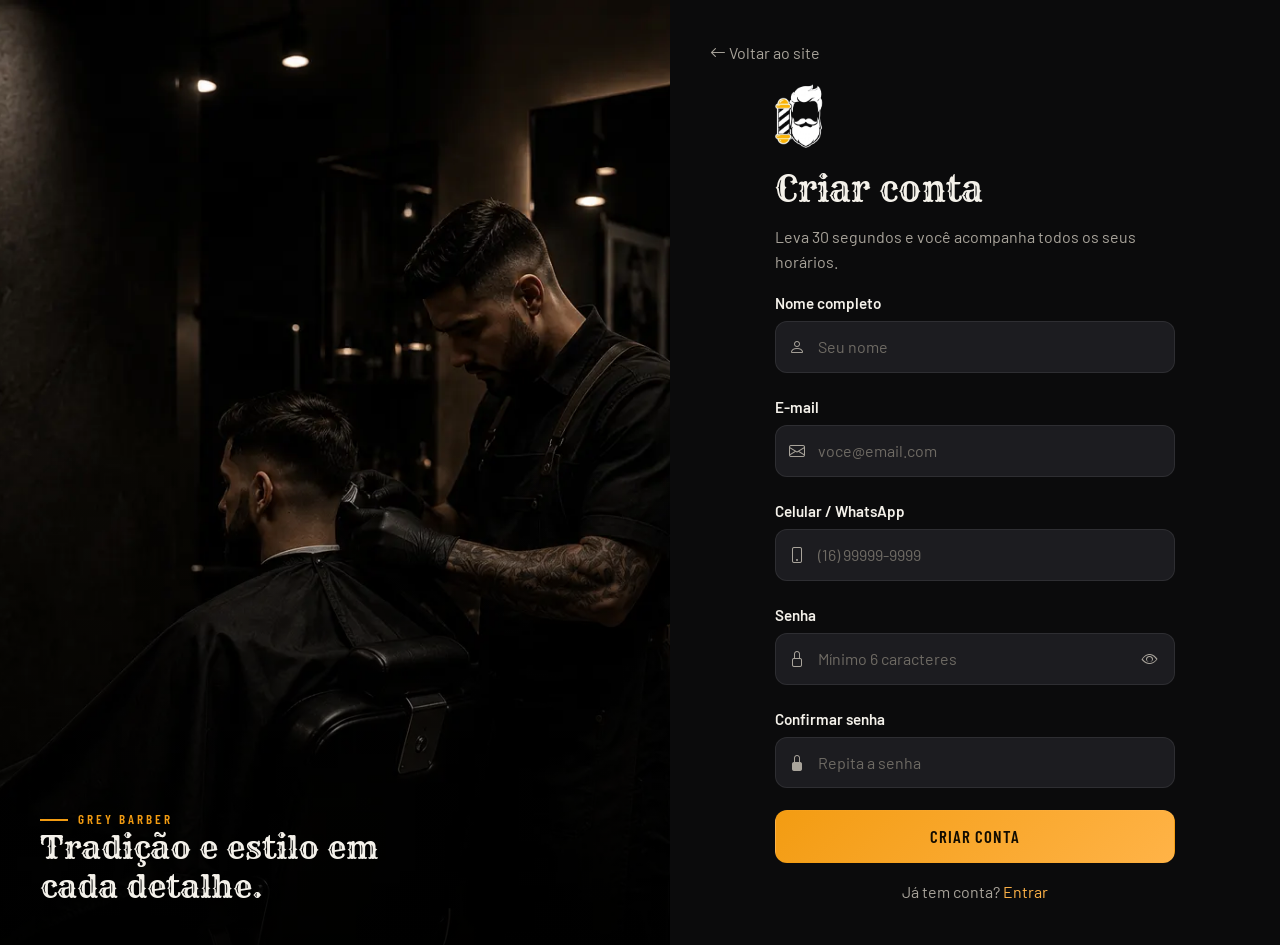
<file: cadastro.html>
<!DOCTYPE html>
<html lang="pt-BR">
<head>
  <meta charset="UTF-8">
  <meta name="viewport" content="width=device-width, initial-scale=1">
  <title>Criar conta — Grey Barber</title>
  <meta name="description" content="Crie sua conta na Grey Barber e agende online.">
  <meta name="theme-color" content="#0b0b0c">
  <meta property="og:title" content="Criar conta — Grey Barber">
  <meta property="og:description" content="Crie sua conta na Grey Barber e agende online.">
  <meta property="og:image" content="img/barbearia-800.webp">
  <link rel="icon" type="image/png" href="img/favicon.png">
  <link rel="apple-touch-icon" href="img/apple-touch-icon.png">
  <link rel="preconnect" href="https://fonts.googleapis.com">
  <link rel="preconnect" href="https://fonts.gstatic.com" crossorigin>
  <link rel="stylesheet" href="https://fonts.googleapis.com/css2?family=Barlow+Condensed:wght@500;600&family=Barlow:wght@400;500;600;700&family=Rye&display=swap">
  <link rel="stylesheet" href="https://cdn.jsdelivr.net/npm/bootstrap-icons@1.11.3/font/bootstrap-icons.min.css">
  <link rel="stylesheet" href="estilizacoes/base.css">
  <link rel="stylesheet" href="estilizacoes/paginas.css">
  <script src="js/config.js" defer></script>
  <script src="js/util.js" defer></script>
  <script src="js/banco-demo.js" defer></script>
  <script src="js/banco-supabase.js" defer></script>
  <script src="js/layout.js" defer></script>
  <script src="js/remarcar.js" defer></script>
  <script src="js/paginas/cadastro.js" defer></script>
</head>
<body data-pagina="cadastro" class="pagina-auth">
  <main id="conteudo" class="auth">
    <div class="auth-arte" aria-hidden="true">
      <img src="img/barbeiro.webp" alt="">
      <div class="auth-arte-texto">
        <span class="sobretitulo">Grey Barber</span>
        <p>Tradição e estilo em cada detalhe.</p>
      </div>
    </div>
    <div class="auth-lado">
      <a href="index.html" class="auth-voltar"><i class="bi bi-arrow-left" aria-hidden="true"></i> Voltar ao site</a>
      <form class="auth-form" id="form-cadastro" novalidate>
        <img src="img/logo-192.webp" alt="" class="auth-logo" width="72" height="78">
        <h1>Criar conta</h1>
        <p class="texto-suave">Leva 30 segundos e você acompanha todos os seus horários.</p>
        <div id="msg" class="oculto" role="alert"></div>
        <div class="campo">
          <label for="nome">Nome completo</label>
          <div class="com-icone"><i class="bi bi-person" aria-hidden="true"></i>
            <input id="nome" class="entrada" autocomplete="name" required minlength="2" maxlength="120" placeholder="Seu nome"></div>
          <span class="erro-campo" id="erro-nome"></span>
        </div>
        <div class="campo">
          <label for="email">E-mail</label>
          <div class="com-icone"><i class="bi bi-envelope" aria-hidden="true"></i>
            <input id="email" type="email" class="entrada" autocomplete="email" required placeholder="voce@email.com"></div>
          <span class="erro-campo" id="erro-email"></span>
        </div>
        <div class="campo">
          <label for="telefone">Celular / WhatsApp</label>
          <div class="com-icone"><i class="bi bi-phone" aria-hidden="true"></i>
            <input id="telefone" type="tel" inputmode="numeric" class="entrada" autocomplete="tel-national" required placeholder="(16) 99999-9999"></div>
          <span class="erro-campo" id="erro-telefone"></span>
        </div>
        <div class="campo">
          <label for="senha">Senha</label>
          <div class="com-icone"><i class="bi bi-lock" aria-hidden="true"></i>
            <input id="senha" type="password" class="entrada" autocomplete="new-password" required minlength="6" placeholder="Mínimo 6 caracteres">
            <button type="button" class="ver-senha" aria-label="Mostrar senha"><i class="bi bi-eye"></i></button></div>
          <span class="erro-campo" id="erro-senha"></span>
        </div>
        <div class="campo">
          <label for="senha2">Confirmar senha</label>
          <div class="com-icone"><i class="bi bi-lock-fill" aria-hidden="true"></i>
            <input id="senha2" type="password" class="entrada" autocomplete="new-password" required placeholder="Repita a senha"></div>
          <span class="erro-campo" id="erro-senha2"></span>
        </div>
        <button type="submit" class="btn btn-primario btn-bloco">Criar conta</button>
        <p class="auth-rodape">Já tem conta? <a href="login.html" id="link-login">Entrar</a></p>
      </form>
    </div>
  </main>
</body>
</html>
</file>
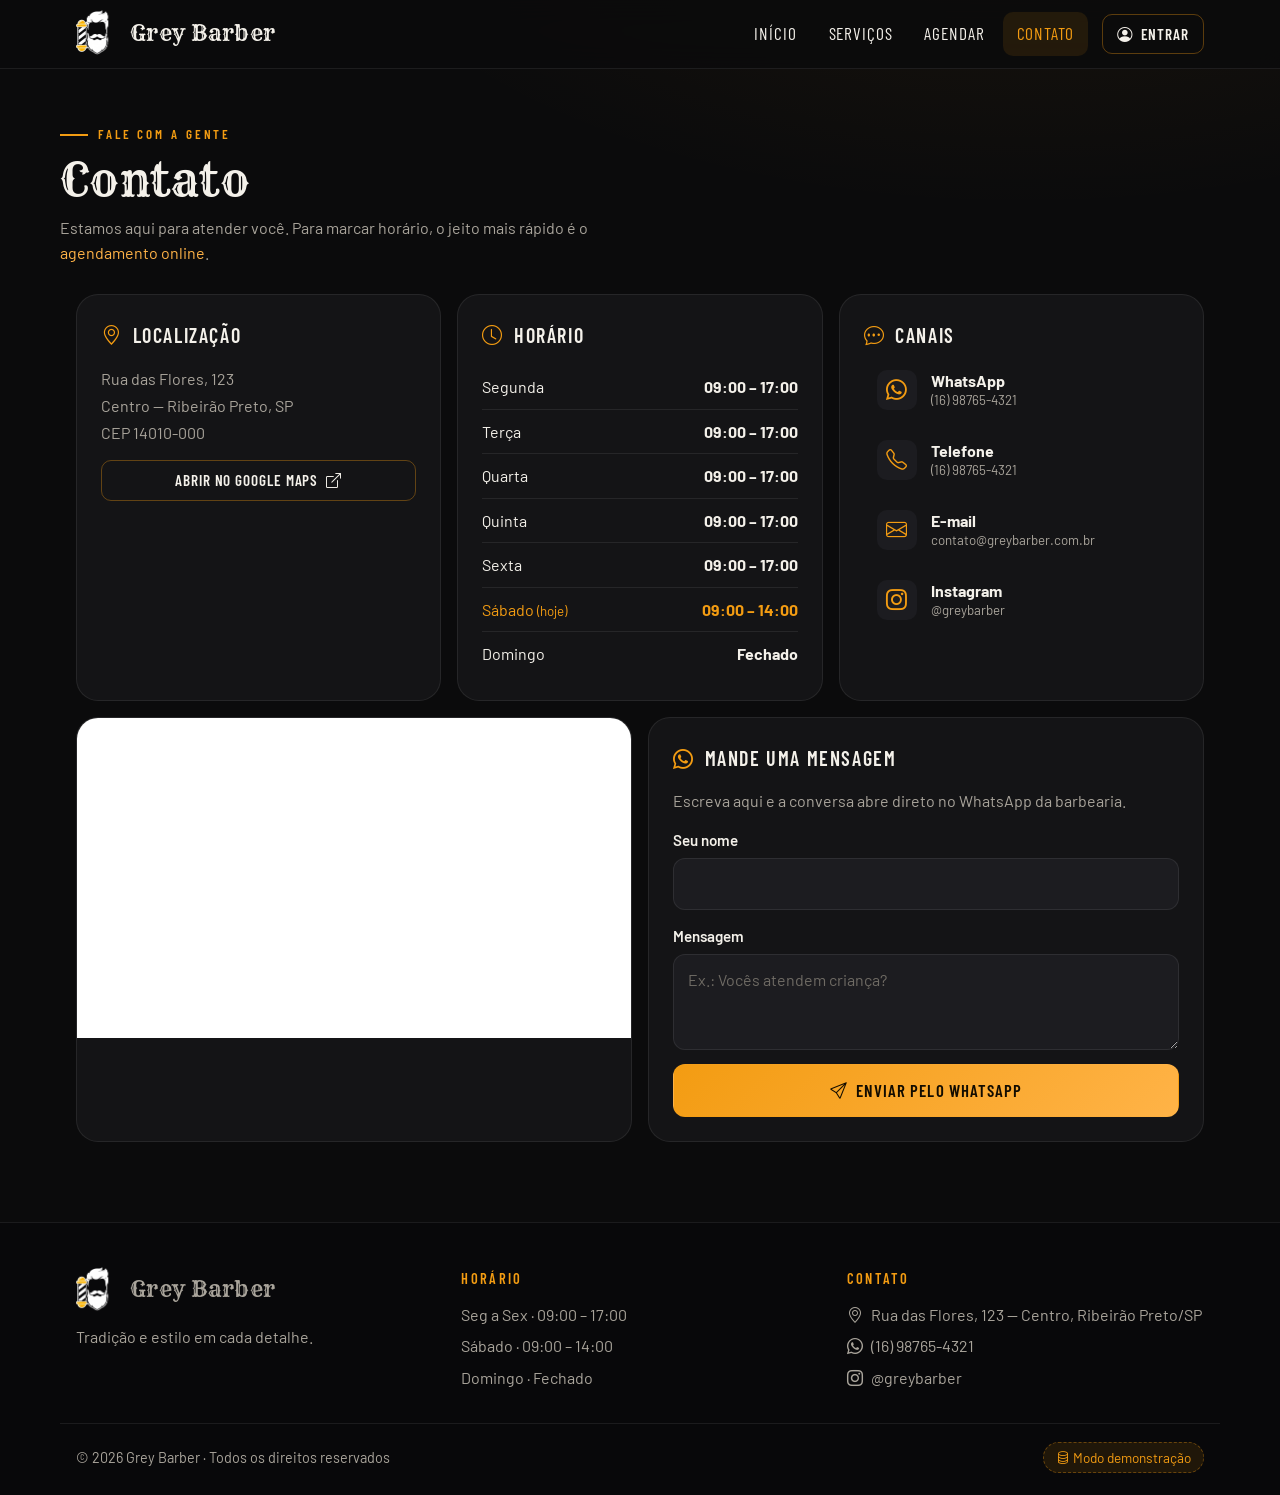
<file: contato.html>
<!DOCTYPE html>
<html lang="pt-BR">
<head>
  <meta charset="UTF-8">
  <meta name="viewport" content="width=device-width, initial-scale=1">
  <title>Contato e localização — Grey Barber</title>
  <meta name="description" content="Endereço, horário de funcionamento, telefone, WhatsApp e Instagram da Grey Barber em Ribeirão Preto.">
  <meta name="theme-color" content="#0b0b0c">
  <meta property="og:title" content="Contato e localização — Grey Barber">
  <meta property="og:description" content="Endereço, horário de funcionamento, telefone, WhatsApp e Instagram da Grey Barber em Ribeirão Preto.">
  <meta property="og:image" content="img/barbearia-800.webp">
  <link rel="icon" type="image/png" href="img/favicon.png">
  <link rel="apple-touch-icon" href="img/apple-touch-icon.png">
  <link rel="preconnect" href="https://fonts.googleapis.com">
  <link rel="preconnect" href="https://fonts.gstatic.com" crossorigin>
  <link rel="stylesheet" href="https://fonts.googleapis.com/css2?family=Barlow+Condensed:wght@500;600&family=Barlow:wght@400;500;600;700&family=Rye&display=swap">
  <link rel="stylesheet" href="https://cdn.jsdelivr.net/npm/bootstrap-icons@1.11.3/font/bootstrap-icons.min.css">
  <link rel="stylesheet" href="estilizacoes/base.css">
  <link rel="stylesheet" href="estilizacoes/paginas.css">
  <script src="js/config.js" defer></script>
  <script src="js/util.js" defer></script>
  <script src="js/banco-demo.js" defer></script>
  <script src="js/banco-supabase.js" defer></script>
  <script src="js/layout.js" defer></script>
  <script src="js/remarcar.js" defer></script>
  <script src="js/paginas/contato.js" defer></script>
</head>
<body data-pagina="contato">
  <div id="topo"></div>
  <main id="conteudo">
    <section class="container pagina-topo">
      <span class="sobretitulo">Fale com a gente</span>
      <h1 class="titulo-secao">Contato</h1>
      <p>Estamos aqui para atender você. Para marcar horário, o jeito mais rápido é o <a href="agendar.html">agendamento online</a>.</p>
    </section>

    <section class="container contato-grade">
      <div class="cartao">
        <h2 class="cartao-titulo"><i class="bi bi-geo-alt" aria-hidden="true"></i> Localização</h2>
        <address class="texto-suave">
          Rua das Flores, 123<br>Centro — Ribeirão Preto, SP<br>CEP 14010-000
        </address>
        <a class="btn btn-contorno btn-sm" href="https://www.google.com/maps/search/?api=1&query=Rua+das+Flores+123+Ribeirao+Preto+SP" target="_blank" rel="noopener">Abrir no Google Maps <i class="bi bi-box-arrow-up-right" aria-hidden="true"></i></a>
      </div>

      <div class="cartao">
        <h2 class="cartao-titulo"><i class="bi bi-clock" aria-hidden="true"></i> Horário</h2>
        <ul class="tabela-horario" id="tabela-horario"></ul>
      </div>

      <div class="cartao canais">
        <h2 class="cartao-titulo"><i class="bi bi-chat-dots" aria-hidden="true"></i> Canais</h2>
        <a class="canal" id="c-whats" target="_blank" rel="noopener"><i class="bi bi-whatsapp" aria-hidden="true"></i><span><strong>WhatsApp</strong><small id="c-whats-txt"></small></span></a>
        <a class="canal" id="c-tel"><i class="bi bi-telephone" aria-hidden="true"></i><span><strong>Telefone</strong><small id="c-tel-txt"></small></span></a>
        <a class="canal" id="c-email"><i class="bi bi-envelope" aria-hidden="true"></i><span><strong>E-mail</strong><small id="c-email-txt"></small></span></a>
        <a class="canal" id="c-insta" target="_blank" rel="noopener"><i class="bi bi-instagram" aria-hidden="true"></i><span><strong>Instagram</strong><small id="c-insta-txt"></small></span></a>
      </div>
    </section>

    <section class="container contato-grade contato-grade-2">
      <div class="mapa cartao">
        <iframe title="Mapa da Grey Barber" src="https://maps.google.com/maps?q=Rua%20das%20Flores%20123%20Ribeirao%20Preto%20SP&z=16&output=embed" loading="lazy" referrerpolicy="no-referrer-when-downgrade"></iframe>
      </div>
      <form class="cartao form-whats" id="form-whats" novalidate>
        <h2 class="cartao-titulo"><i class="bi bi-whatsapp" aria-hidden="true"></i> Mande uma mensagem</h2>
        <p class="texto-suave">Escreva aqui e a conversa abre direto no WhatsApp da barbearia.</p>
        <div class="campo">
          <label for="w-nome">Seu nome</label>
          <input id="w-nome" class="entrada" autocomplete="name" required>
        </div>
        <div class="campo">
          <label for="w-msg">Mensagem</label>
          <textarea id="w-msg" class="entrada" required maxlength="600" placeholder="Ex.: Vocês atendem criança?"></textarea>
        </div>
        <button class="btn btn-primario" type="submit"><i class="bi bi-send" aria-hidden="true"></i> Enviar pelo WhatsApp</button>
      </form>
    </section>
  </main>
  <div id="rodape"></div>
</body>
</html>
</file>
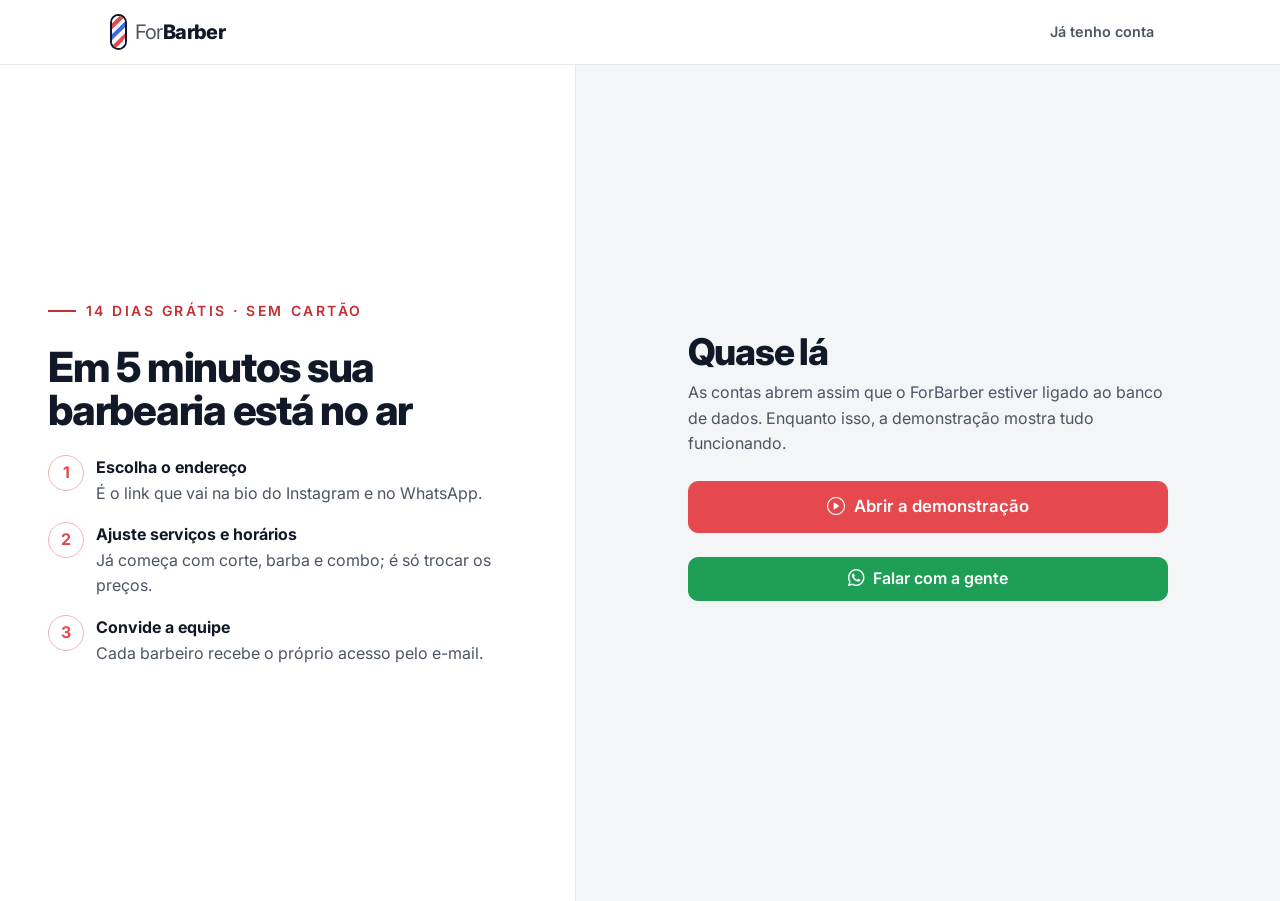
<file: criar.html>
<!DOCTYPE html>
<html lang="pt-BR">
<head>
  <meta charset="utf-8">
  <meta name="viewport" content="width=device-width, initial-scale=1, viewport-fit=cover">
  <title>Criar barbearia · ForBarber</title>
  <meta name="description" content="Crie o site e o sistema da sua barbearia em 5 minutos. 14 dias grátis, sem cartão.">
  <meta name="theme-color" content="#0b1120">
  <link rel="icon" type="image/svg+xml" href="app/assets/img/forbarber.svg">
  <link rel="preconnect" href="https://fonts.googleapis.com">
  <link rel="preconnect" href="https://fonts.gstatic.com" crossorigin>
  <link rel="stylesheet" href="https://fonts.googleapis.com/css2?family=Inter:wght@400;500;600;700;800&display=swap">
  <link rel="stylesheet" href="app/assets/vendor/bootstrap-icons/bootstrap-icons.min.css">
  <link rel="stylesheet" href="app/assets/css/base.css">
  <link rel="stylesheet" href="app/assets/css/produto.css">
</head>
<body class="p-body" data-page="criar">
  <header class="p-header">
    <div class="container p-header-inner">
      <a class="p-brand" href="https://movcodebr.github.io/site.produto.forbarber/" data-site aria-label="ForBarber, site"><span class="p-brand-mark" aria-hidden="true"></span><span class="p-brand-name"><span>For</span>Barber</span></a>
      <div class="p-header-actions">
        <a class="btn btn-ghost btn-sm" href="entrar.html">Já tenho conta</a>
      </div>
    </div>
  </header>

  <main id="conteudo" class="p-auth">
    <aside class="p-auth-side">
      <span class="eyebrow">14 dias grátis · sem cartão</span>
      <h2 class="p-title p-h2">Em 5 minutos sua barbearia está no ar</h2>
      <ol class="p-steps">
        <li><span><strong>Escolha o endereço</strong>É o link que vai na bio do Instagram e no WhatsApp.</span></li>
        <li><span><strong>Ajuste serviços e horários</strong>Já começa com corte, barba e combo; é só trocar os preços.</span></li>
        <li><span><strong>Convide a equipe</strong>Cada barbeiro recebe o próprio acesso pelo e-mail.</span></li>
      </ol>
    </aside>

    <div class="p-auth-main">
      <div class="p-card" id="card">
        <div class="stack-sm">
          <h1>Criar minha barbearia</h1>
          <p class="muted">Você testa tudo por 14 dias. Se não gostar, é só não assinar.</p>
        </div>

        <div id="context"></div>

        <form id="create-form" novalidate>
          <div class="field">
            <label class="label" for="shop">Nome da barbearia</label>
            <div class="input-icon"><i class="bi bi-shop" aria-hidden="true"></i><input class="input" id="shop" name="shop" autocomplete="organization" placeholder="Ex.: Barbearia do Zé" maxlength="80" required></div>
          </div>
          <div class="field">
            <label class="label" for="slug">Endereço do site</label>
            <div class="slug-field">
              <span class="slug-prefix" id="slug-prefix">forbarber.com.br/</span>
              <input class="input" id="slug" name="slug" autocomplete="off" autocapitalize="none" spellcheck="false" maxlength="40" placeholder="barbeariadoze" required aria-describedby="slug-state">
            </div>
            <span class="slug-state wait" id="slug-state" aria-live="polite">Letras, números e hífen.</span>
          </div>
          <div class="grid-2" data-account>
            <div class="field">
              <label class="label" for="name">Seu nome</label>
              <div class="input-icon"><i class="bi bi-person" aria-hidden="true"></i><input class="input" id="name" name="name" autocomplete="name" required></div>
            </div>
            <div class="field">
              <label class="label" for="phone">WhatsApp da barbearia</label>
              <div class="input-icon"><i class="bi bi-whatsapp" aria-hidden="true"></i><input class="input" id="phone" name="phone" type="tel" inputmode="tel" autocomplete="tel" placeholder="(16) 98765-4321" required></div>
            </div>
          </div>
          <div class="field" data-login>
            <label class="label" for="email">E-mail</label>
            <div class="input-icon"><i class="bi bi-envelope" aria-hidden="true"></i><input class="input" id="email" name="email" type="email" autocomplete="email" placeholder="nome@email.com" required></div>
          </div>
          <div class="field" data-login>
            <label class="label" for="password">Senha</label>
            <div class="input-icon">
              <i class="bi bi-lock" aria-hidden="true"></i>
              <input class="input" id="password" name="password" type="password" autocomplete="new-password" minlength="6" required>
              <button type="button" class="input-action" data-toggle-password aria-label="Mostrar senha"><i class="bi bi-eye"></i></button>
            </div>
            <span class="help">Pelo menos 6 caracteres. É com ela que você entra no painel.</span>
          </div>
          <div class="field">
            <label class="check"><input type="checkbox" name="terms" value="1"> Sou responsável pelos dados dos meus clientes e vou usá-los só para o atendimento da barbearia (LGPD).</label>
          </div>
          <button class="btn btn-primary btn-lg btn-block" type="submit"><i class="bi bi-scissors"></i>Criar e abrir o painel</button>
        </form>

        <p class="p-alt">Já criou a sua? <a class="link" href="entrar.html">Entrar no painel</a></p>
      </div>
    </div>
  </main>

  <script src="app/assets/js/config.js"></script>
  <script src="app/assets/js/utils.js"></script>
  <script src="app/assets/js/ui.js"></script>
  <script src="app/assets/js/cloud.js"></script>
  <script src="app/assets/js/produto.js"></script>
</body>
</html>
</file>
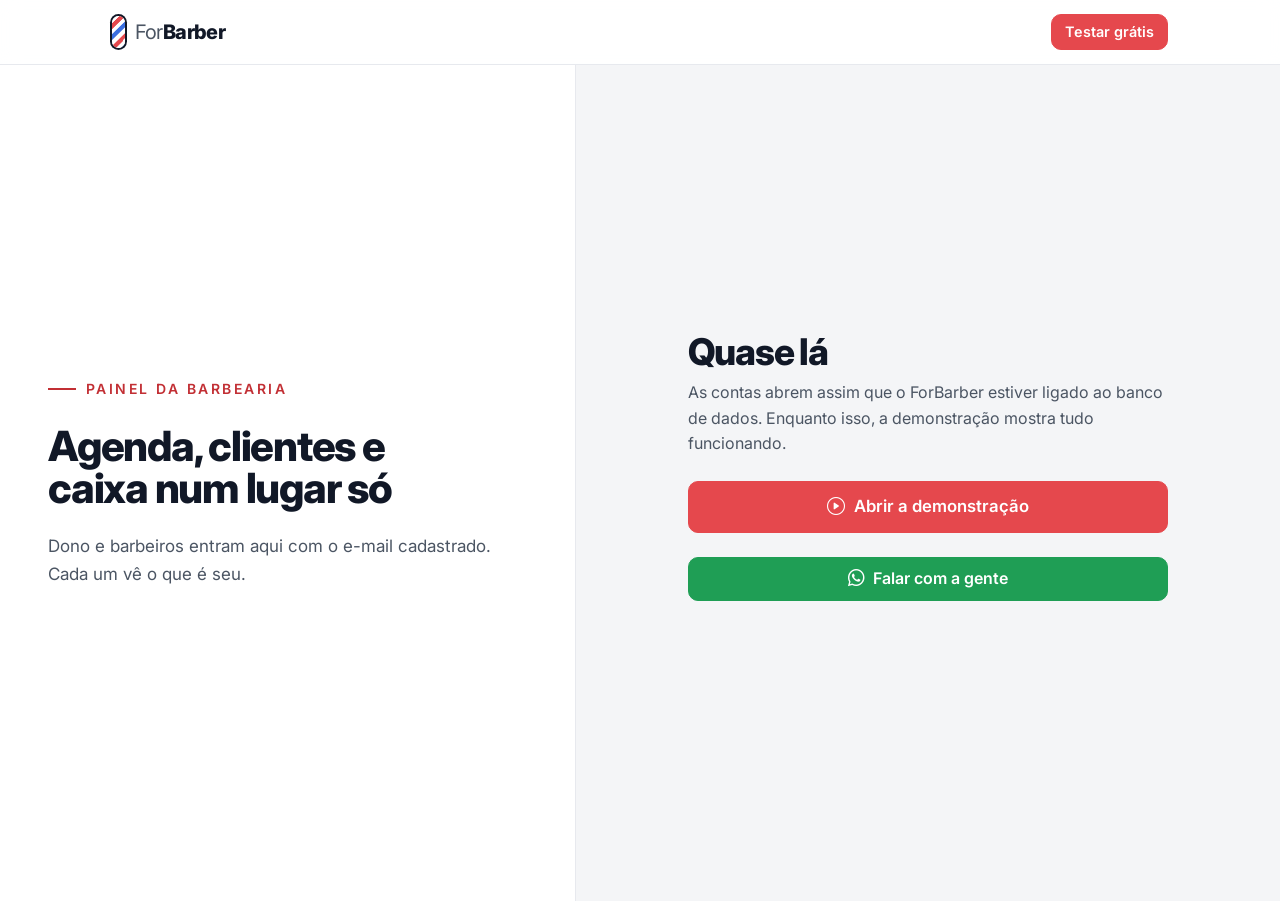
<file: entrar.html>
<!DOCTYPE html>
<html lang="pt-BR">
<head>
  <meta charset="utf-8">
  <meta name="viewport" content="width=device-width, initial-scale=1, viewport-fit=cover">
  <title>Entrar · ForBarber</title>
  <meta name="description" content="Entre no painel da sua barbearia.">
  <meta name="theme-color" content="#0b1120">
  <meta name="robots" content="noindex">
  <link rel="icon" type="image/svg+xml" href="app/assets/img/forbarber.svg">
  <link rel="preconnect" href="https://fonts.googleapis.com">
  <link rel="preconnect" href="https://fonts.gstatic.com" crossorigin>
  <link rel="stylesheet" href="https://fonts.googleapis.com/css2?family=Inter:wght@400;500;600;700;800&display=swap">
  <link rel="stylesheet" href="app/assets/vendor/bootstrap-icons/bootstrap-icons.min.css">
  <link rel="stylesheet" href="app/assets/css/base.css">
  <link rel="stylesheet" href="app/assets/css/produto.css">
</head>
<body class="p-body" data-page="entrar">
  <header class="p-header">
    <div class="container p-header-inner">
      <a class="p-brand" href="https://movcodebr.github.io/site.produto.forbarber/" data-site aria-label="ForBarber, site"><span class="p-brand-mark" aria-hidden="true"></span><span class="p-brand-name"><span>For</span>Barber</span></a>
      <div class="p-header-actions">
        <a class="btn btn-primary btn-sm" href="criar.html">Testar grátis</a>
      </div>
    </div>
  </header>

  <main id="conteudo" class="p-auth">
    <aside class="p-auth-side">
      <span class="eyebrow">Painel da barbearia</span>
      <h2 class="p-title p-h2">Agenda, clientes e caixa num lugar só</h2>
      <p class="lead">Dono e barbeiros entram aqui com o e-mail cadastrado. Cada um vê o que é seu.</p>
    </aside>

    <div class="p-auth-main">
      <div class="p-card" id="card">
        <div class="stack-sm">
          <h1>Entrar</h1>
          <p class="muted">Use o e-mail e a senha que você cadastrou.</p>
        </div>
        <div id="context"></div>
        <form id="login-form" novalidate>
          <div class="field">
            <label class="label" for="email">E-mail</label>
            <div class="input-icon"><i class="bi bi-envelope" aria-hidden="true"></i><input class="input" id="email" name="email" type="email" autocomplete="email" placeholder="nome@email.com" required></div>
          </div>
          <div class="field">
            <div class="spread"><label class="label" for="password">Senha</label><button type="button" class="link text-sm" id="forgot">Esqueci a senha</button></div>
            <div class="input-icon">
              <i class="bi bi-lock" aria-hidden="true"></i>
              <input class="input" id="password" name="password" type="password" autocomplete="current-password" required>
              <button type="button" class="input-action" data-toggle-password aria-label="Mostrar senha"><i class="bi bi-eye"></i></button>
            </div>
          </div>
          <button class="btn btn-primary btn-lg btn-block" type="submit"><i class="bi bi-box-arrow-in-right"></i>Entrar</button>
        </form>
        <p class="p-alt">Ainda não tem? <a class="link" href="criar.html">Criar minha barbearia grátis</a></p>
      </div>
    </div>
  </main>

  <script src="app/assets/js/config.js"></script>
  <script src="app/assets/js/utils.js"></script>
  <script src="app/assets/js/ui.js"></script>
  <script src="app/assets/js/cloud.js"></script>
  <script src="app/assets/js/produto.js"></script>
</body>
</html>
</file>
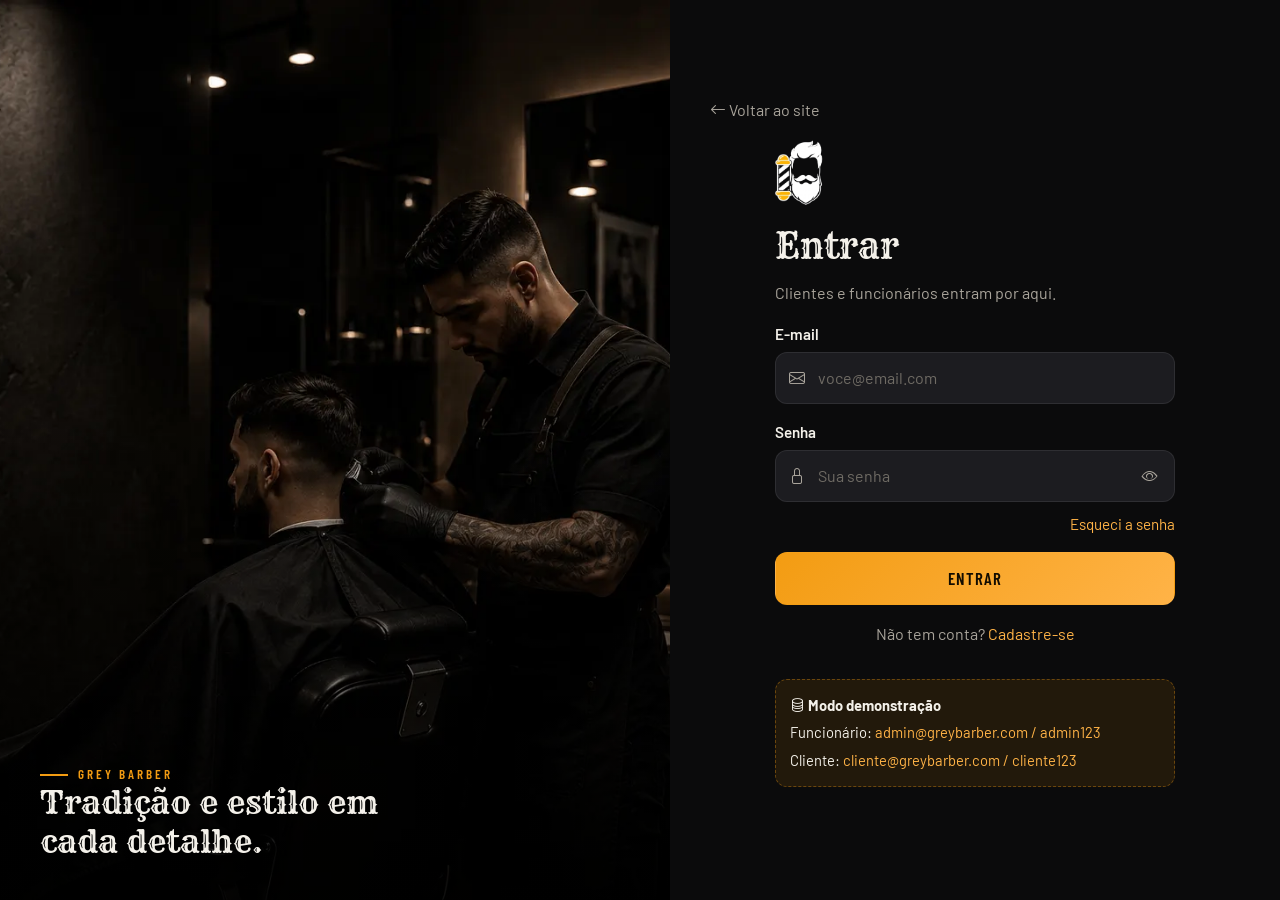
<file: funcionario.html>
<!DOCTYPE html>
<html lang="pt-BR">
<head>
  <meta charset="UTF-8">
  <meta name="viewport" content="width=device-width, initial-scale=1">
  <title>Painel — Grey Barber</title>
  <meta name="description" content="Painel administrativo da Grey Barber.">
  <meta name="theme-color" content="#0b0b0c">
  <meta property="og:title" content="Painel — Grey Barber">
  <meta property="og:description" content="Painel administrativo da Grey Barber.">
  <meta property="og:image" content="img/barbearia-800.webp">
  <link rel="icon" type="image/png" href="img/favicon.png">
  <link rel="apple-touch-icon" href="img/apple-touch-icon.png">
  <link rel="preconnect" href="https://fonts.googleapis.com">
  <link rel="preconnect" href="https://fonts.gstatic.com" crossorigin>
  <link rel="stylesheet" href="https://fonts.googleapis.com/css2?family=Barlow+Condensed:wght@500;600&family=Barlow:wght@400;500;600;700&family=Rye&display=swap">
  <link rel="stylesheet" href="https://cdn.jsdelivr.net/npm/bootstrap-icons@1.11.3/font/bootstrap-icons.min.css">
  <link rel="stylesheet" href="estilizacoes/base.css">
  <link rel="stylesheet" href="estilizacoes/paginas.css">
  <script src="js/config.js" defer></script>
  <script src="js/util.js" defer></script>
  <script src="js/banco-demo.js" defer></script>
  <script src="js/banco-supabase.js" defer></script>
  <script src="js/layout.js" defer></script>
  <script src="js/remarcar.js" defer></script>
  <script src="js/paginas/painel.js" defer></script>
</head>
<body data-pagina="painel">
  <div id="topo"></div>
  <main id="conteudo">
    <section class="container pagina-topo painel-topo">
      <div>
        <span class="sobretitulo">Painel administrativo</span>
        <h1 class="titulo-secao" id="painel-ola">Painel</h1>
      </div>
      <div class="painel-data">
        <button type="button" class="btn-icone" id="dia-anterior" aria-label="Dia anterior"><i class="bi bi-chevron-left"></i></button>
        <label class="sr-only" for="data-painel">Data</label>
        <input type="date" id="data-painel" class="entrada">
        <button type="button" class="btn-icone" id="dia-seguinte" aria-label="Próximo dia"><i class="bi bi-chevron-right"></i></button>
        <button type="button" class="btn btn-fantasma btn-sm" id="btn-hoje">Hoje</button>
      </div>
    </section>

    <section class="container">
      <div class="indicadores" id="indicadores">
        <div class="indicador"><i class="bi bi-calendar-event" aria-hidden="true"></i><div><strong id="i-agendados">–</strong><span>Agendamentos no dia</span></div></div>
        <div class="indicador"><i class="bi bi-check2-circle" aria-hidden="true"></i><div><strong id="i-concluidos">–</strong><span>Atendidos</span></div></div>
        <div class="indicador"><i class="bi bi-cash-coin" aria-hidden="true"></i><div><strong id="i-receita">–</strong><span>Receita realizada</span></div></div>
        <div class="indicador"><i class="bi bi-graph-up-arrow" aria-hidden="true"></i><div><strong id="i-prevista">–</strong><span>Receita prevista no dia</span></div></div>
      </div>

      <div class="abas" role="tablist" aria-label="Seções do painel">
        <button role="tab" id="aba-agenda" aria-controls="painel-agenda" aria-selected="true">Agenda</button>
        <button role="tab" id="aba-semana" aria-controls="painel-semana" aria-selected="false" tabindex="-1">Próximos 7 dias</button>
        <button role="tab" id="aba-clientes" aria-controls="painel-clientes" aria-selected="false" tabindex="-1">Clientes</button>
        <button role="tab" id="aba-servicos" aria-controls="painel-servicos" aria-selected="false" tabindex="-1">Serviços</button>
      </div>

      <div role="tabpanel" id="painel-agenda" aria-labelledby="aba-agenda" class="aba-painel">
        <div class="filtros">
          <label class="sr-only" for="filtro-barbeiro">Profissional</label>
          <select id="filtro-barbeiro" class="entrada"><option value="">Todos os profissionais</option></select>
          <label class="sr-only" for="filtro-status">Status</label>
          <select id="filtro-status" class="entrada">
            <option value="">Todos os status</option>
            <option value="confirmado">Confirmados</option>
            <option value="concluido">Concluídos</option>
            <option value="cancelado">Cancelados</option>
          </select>
        </div>
        <div id="agenda" class="lista-ag"></div>
      </div>

      <div role="tabpanel" id="painel-semana" aria-labelledby="aba-semana" class="aba-painel" hidden>
        <div id="semana"></div>
      </div>

      <div role="tabpanel" id="painel-clientes" aria-labelledby="aba-clientes" class="aba-painel" hidden>
        <div class="filtros">
          <label class="sr-only" for="busca-cliente">Buscar cliente</label>
          <div class="com-icone filtro-busca"><i class="bi bi-search" aria-hidden="true"></i>
            <input id="busca-cliente" class="entrada" type="search" placeholder="Buscar por nome, telefone ou e-mail"></div>
        </div>
        <div class="tabela-rolagem">
          <table class="tabela" id="tabela-clientes">
            <thead><tr><th>Cliente</th><th>Contato</th><th>Visitas</th><th>Última visita</th><th>Próximo horário</th><th>Total gasto</th></tr></thead>
            <tbody></tbody>
          </table>
        </div>
      </div>

      <div role="tabpanel" id="painel-servicos" aria-labelledby="aba-servicos" class="aba-painel" hidden>
        <p class="texto-suave" id="aviso-servicos">Altere preço, duração ou desative um serviço. As mudanças valem para os próximos agendamentos.</p>
        <div class="tabela-rolagem">
          <table class="tabela" id="tabela-servicos-admin">
            <thead><tr><th>Serviço</th><th>Preço (R$)</th><th>Duração (min)</th><th>Ativo</th><th></th></tr></thead>
            <tbody></tbody>
          </table>
        </div>
      </div>
    </section>
  </main>
  <div id="rodape"></div>
</body>
</html>
</file>
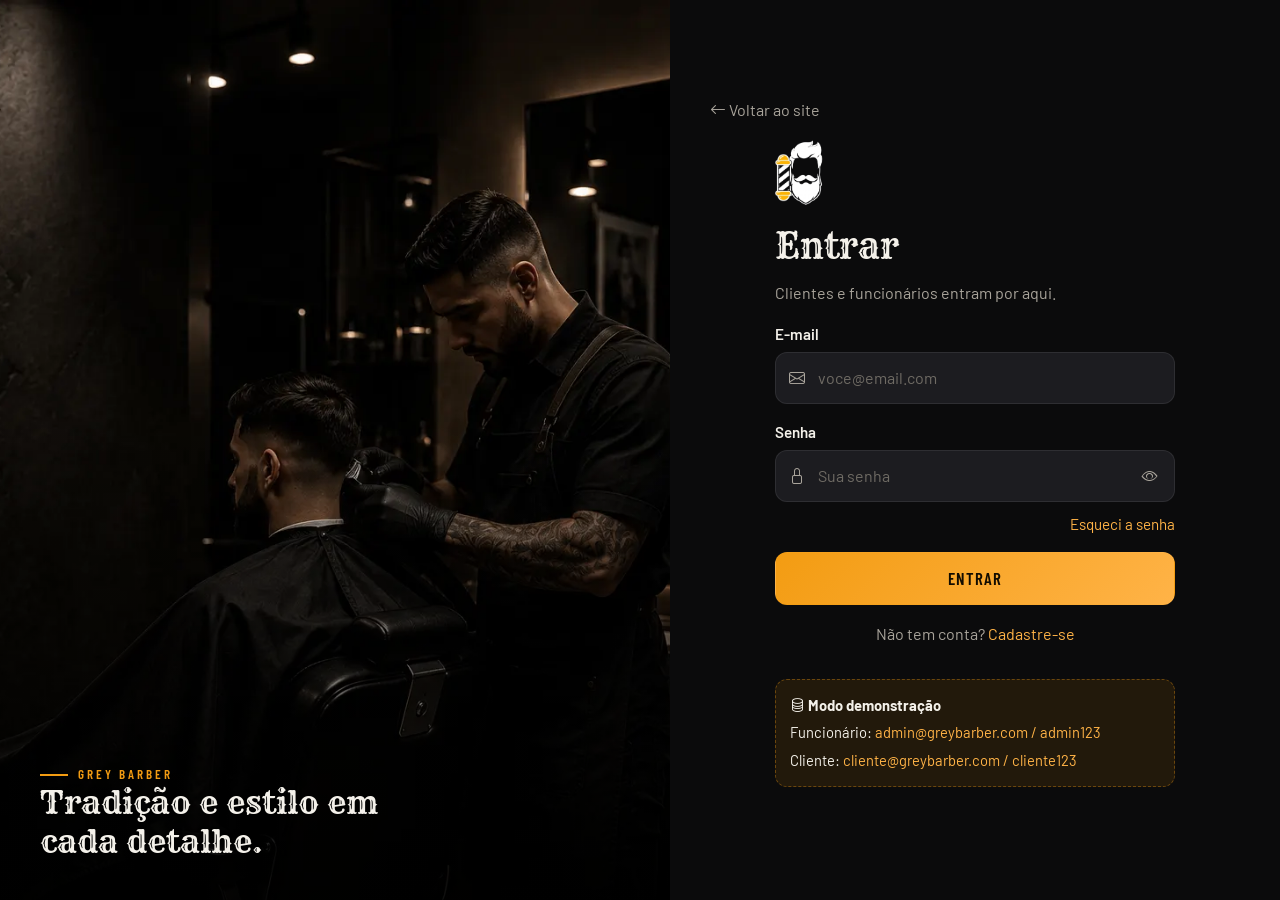
<file: login.html>
<!DOCTYPE html>
<html lang="pt-BR">
<head>
  <meta charset="UTF-8">
  <meta name="viewport" content="width=device-width, initial-scale=1">
  <title>Entrar — Grey Barber</title>
  <meta name="description" content="Entre na sua conta Grey Barber para agendar e acompanhar seus horários.">
  <meta name="theme-color" content="#0b0b0c">
  <meta property="og:title" content="Entrar — Grey Barber">
  <meta property="og:description" content="Entre na sua conta Grey Barber para agendar e acompanhar seus horários.">
  <meta property="og:image" content="img/barbearia-800.webp">
  <link rel="icon" type="image/png" href="img/favicon.png">
  <link rel="apple-touch-icon" href="img/apple-touch-icon.png">
  <link rel="preconnect" href="https://fonts.googleapis.com">
  <link rel="preconnect" href="https://fonts.gstatic.com" crossorigin>
  <link rel="stylesheet" href="https://fonts.googleapis.com/css2?family=Barlow+Condensed:wght@500;600&family=Barlow:wght@400;500;600;700&family=Rye&display=swap">
  <link rel="stylesheet" href="https://cdn.jsdelivr.net/npm/bootstrap-icons@1.11.3/font/bootstrap-icons.min.css">
  <link rel="stylesheet" href="estilizacoes/base.css">
  <link rel="stylesheet" href="estilizacoes/paginas.css">
  <script src="js/config.js" defer></script>
  <script src="js/util.js" defer></script>
  <script src="js/banco-demo.js" defer></script>
  <script src="js/banco-supabase.js" defer></script>
  <script src="js/layout.js" defer></script>
  <script src="js/remarcar.js" defer></script>
  <script src="js/paginas/login.js" defer></script>
</head>
<body data-pagina="login" class="pagina-auth">
  <main id="conteudo" class="auth">
    <div class="auth-arte" aria-hidden="true">
      <img src="img/barbeiro.webp" alt="">
      <div class="auth-arte-texto">
        <span class="sobretitulo">Grey Barber</span>
        <p>Tradição e estilo em cada detalhe.</p>
      </div>
    </div>
    <div class="auth-lado">
      <a href="index.html" class="auth-voltar"><i class="bi bi-arrow-left" aria-hidden="true"></i> Voltar ao site</a>
      <form class="auth-form" id="form-login" novalidate>
        <img src="img/logo-192.webp" alt="" class="auth-logo" width="72" height="78">
        <h1>Entrar</h1>
        <p class="texto-suave">Clientes e funcionários entram por aqui.</p>
        <div id="msg" class="oculto" role="alert"></div>
        <div class="campo">
          <label for="email">E-mail</label>
          <div class="com-icone"><i class="bi bi-envelope" aria-hidden="true"></i>
            <input id="email" type="email" class="entrada" autocomplete="email" required placeholder="voce@email.com"></div>
        </div>
        <div class="campo">
          <label for="senha">Senha</label>
          <div class="com-icone"><i class="bi bi-lock" aria-hidden="true"></i>
            <input id="senha" type="password" class="entrada" autocomplete="current-password" required minlength="6" placeholder="Sua senha">
            <button type="button" class="ver-senha" aria-label="Mostrar senha"><i class="bi bi-eye"></i></button></div>
        </div>
        <div class="auth-linha"><a href="senha.html">Esqueci a senha</a></div>
        <button type="submit" class="btn btn-primario btn-bloco">Entrar</button>
        <p class="auth-rodape">Não tem conta? <a href="cadastro.html" id="link-cadastro">Cadastre-se</a></p>
        <div id="dica-demo" class="caixa-info oculto"></div>
      </form>
    </div>
  </main>
</body>
</html>
</file>
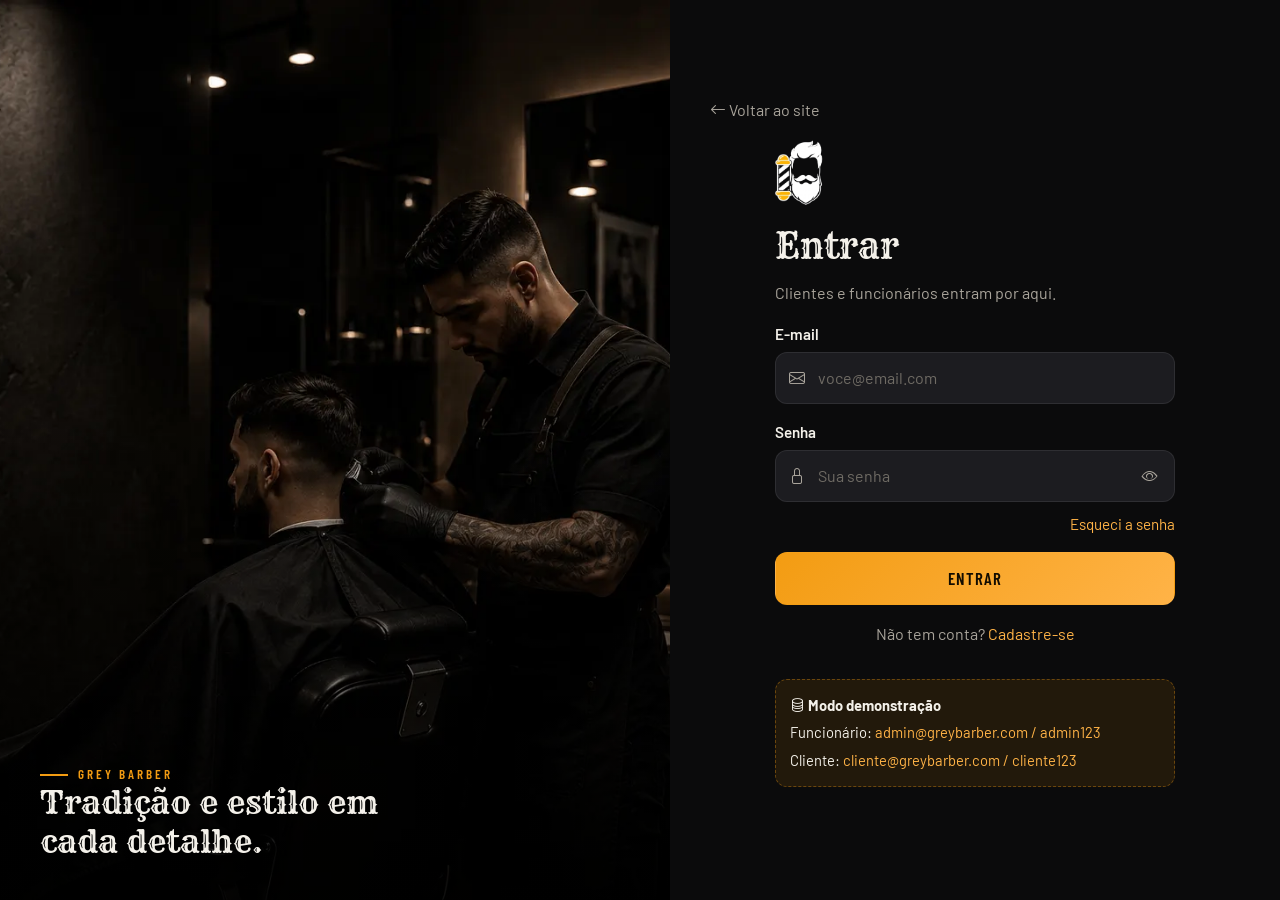
<file: minha-conta.html>
<!DOCTYPE html>
<html lang="pt-BR">
<head>
  <meta charset="UTF-8">
  <meta name="viewport" content="width=device-width, initial-scale=1">
  <title>Meus agendamentos — Grey Barber</title>
  <meta name="description" content="Acompanhe, remarque e cancele seus horários na Grey Barber.">
  <meta name="theme-color" content="#0b0b0c">
  <meta property="og:title" content="Meus agendamentos — Grey Barber">
  <meta property="og:description" content="Acompanhe, remarque e cancele seus horários na Grey Barber.">
  <meta property="og:image" content="img/barbearia-800.webp">
  <link rel="icon" type="image/png" href="img/favicon.png">
  <link rel="apple-touch-icon" href="img/apple-touch-icon.png">
  <link rel="preconnect" href="https://fonts.googleapis.com">
  <link rel="preconnect" href="https://fonts.gstatic.com" crossorigin>
  <link rel="stylesheet" href="https://fonts.googleapis.com/css2?family=Barlow+Condensed:wght@500;600&family=Barlow:wght@400;500;600;700&family=Rye&display=swap">
  <link rel="stylesheet" href="https://cdn.jsdelivr.net/npm/bootstrap-icons@1.11.3/font/bootstrap-icons.min.css">
  <link rel="stylesheet" href="estilizacoes/base.css">
  <link rel="stylesheet" href="estilizacoes/paginas.css">
  <script src="js/config.js" defer></script>
  <script src="js/util.js" defer></script>
  <script src="js/banco-demo.js" defer></script>
  <script src="js/banco-supabase.js" defer></script>
  <script src="js/layout.js" defer></script>
  <script src="js/remarcar.js" defer></script>
  <script src="js/paginas/conta.js" defer></script>
</head>
<body data-pagina="conta">
  <div id="topo"></div>
  <main id="conteudo">
    <section class="container pagina-topo conta-topo">
      <div>
        <span class="sobretitulo">Minha conta</span>
        <h1 class="titulo-secao" id="ola">Olá!</h1>
      </div>
      <a href="agendar.html" class="btn btn-primario"><i class="bi bi-calendar-plus" aria-hidden="true"></i> Novo agendamento</a>
    </section>

    <div class="container conta-grade">
      <div class="conta-principal">
        <section aria-labelledby="t-proximos">
          <h2 class="subtitulo" id="t-proximos">Próximos horários</h2>
          <div id="proximos" class="lista-ag"><div class="esqueleto"></div></div>
        </section>
        <section aria-labelledby="t-historico">
          <h2 class="subtitulo" id="t-historico">Histórico</h2>
          <div id="historico" class="lista-ag"></div>
        </section>
      </div>

      <aside>
        <form class="cartao form-perfil" id="form-perfil" novalidate>
          <h2 class="subtitulo">Meus dados</h2>
          <div class="campo">
            <label for="p-nome">Nome</label>
            <input id="p-nome" class="entrada" required minlength="2" maxlength="120" autocomplete="name">
          </div>
          <div class="campo">
            <label for="p-tel">Celular / WhatsApp</label>
            <input id="p-tel" class="entrada" type="tel" inputmode="numeric" autocomplete="tel-national">
          </div>
          <div class="campo">
            <label for="p-email">E-mail</label>
            <input id="p-email" class="entrada" disabled>
          </div>
          <button type="submit" class="btn btn-contorno btn-bloco">Salvar alterações</button>
        </form>
      </aside>
    </div>
  </main>
  <div id="rodape"></div>
</body>
</html>
</file>
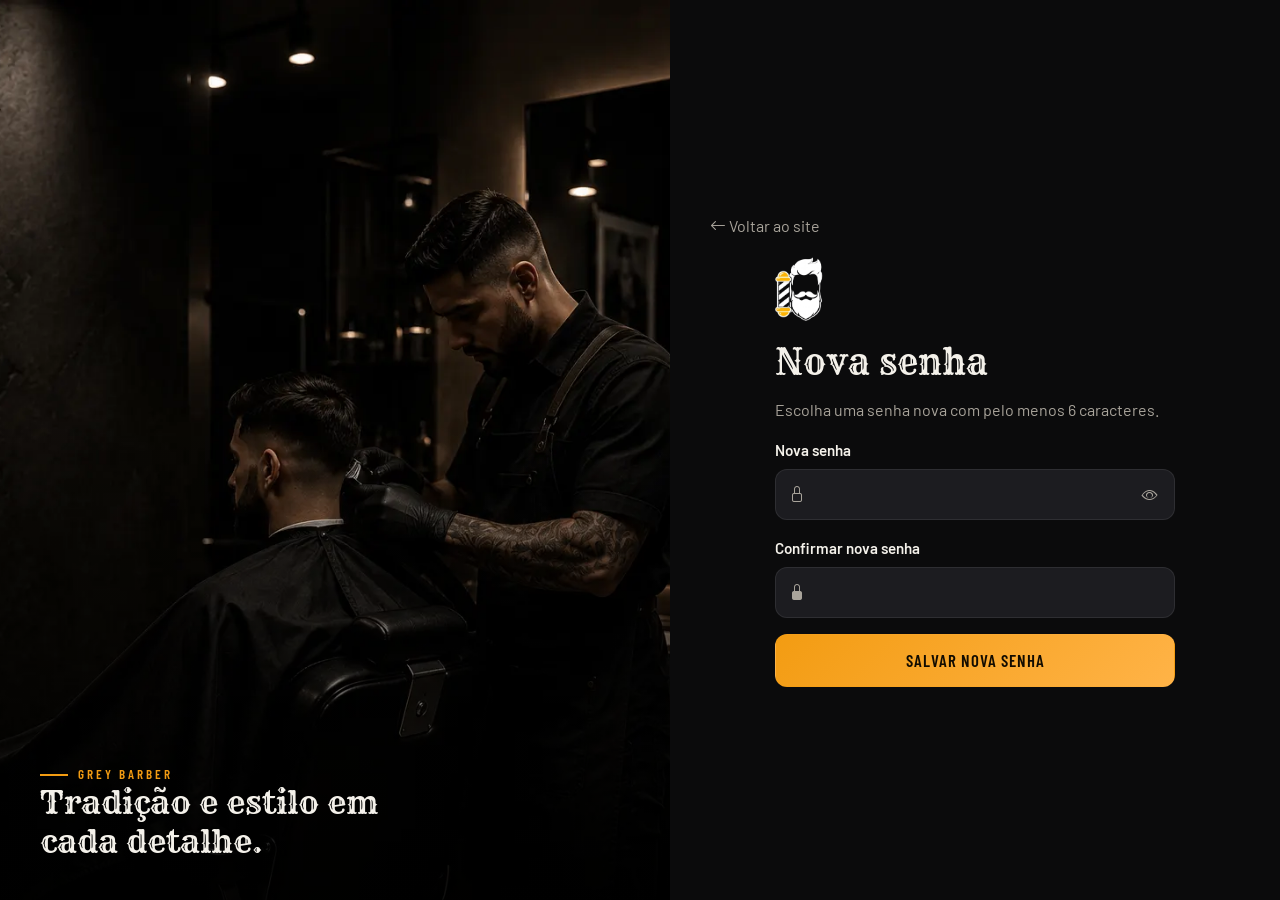
<file: nova-senha.html>
<!DOCTYPE html>
<html lang="pt-BR">
<head>
  <meta charset="UTF-8">
  <meta name="viewport" content="width=device-width, initial-scale=1">
  <title>Nova senha — Grey Barber</title>
  <meta name="description" content="Crie uma nova senha para sua conta.">
  <meta name="theme-color" content="#0b0b0c">
  <meta property="og:title" content="Nova senha — Grey Barber">
  <meta property="og:description" content="Crie uma nova senha para sua conta.">
  <meta property="og:image" content="img/barbearia-800.webp">
  <link rel="icon" type="image/png" href="img/favicon.png">
  <link rel="apple-touch-icon" href="img/apple-touch-icon.png">
  <link rel="preconnect" href="https://fonts.googleapis.com">
  <link rel="preconnect" href="https://fonts.gstatic.com" crossorigin>
  <link rel="stylesheet" href="https://fonts.googleapis.com/css2?family=Barlow+Condensed:wght@500;600&family=Barlow:wght@400;500;600;700&family=Rye&display=swap">
  <link rel="stylesheet" href="https://cdn.jsdelivr.net/npm/bootstrap-icons@1.11.3/font/bootstrap-icons.min.css">
  <link rel="stylesheet" href="estilizacoes/base.css">
  <link rel="stylesheet" href="estilizacoes/paginas.css">
  <script src="js/config.js" defer></script>
  <script src="js/util.js" defer></script>
  <script src="js/banco-demo.js" defer></script>
  <script src="js/banco-supabase.js" defer></script>
  <script src="js/layout.js" defer></script>
  <script src="js/remarcar.js" defer></script>
  <script src="js/paginas/nova-senha.js" defer></script>
</head>
<body data-pagina="nova-senha" class="pagina-auth">
  <main id="conteudo" class="auth">
    <div class="auth-arte" aria-hidden="true">
      <img src="img/barbeiro.webp" alt="">
      <div class="auth-arte-texto">
        <span class="sobretitulo">Grey Barber</span>
        <p>Tradição e estilo em cada detalhe.</p>
      </div>
    </div>
    <div class="auth-lado">
      <a href="index.html" class="auth-voltar"><i class="bi bi-arrow-left" aria-hidden="true"></i> Voltar ao site</a>
      <form class="auth-form" id="form-nova" novalidate>
        <img src="img/logo-192.webp" alt="" class="auth-logo" width="72" height="78">
        <h1>Nova senha</h1>
        <p class="texto-suave">Escolha uma senha nova com pelo menos 6 caracteres.</p>
        <div id="msg" class="oculto" role="alert"></div>
        <div class="campo">
          <label for="senha">Nova senha</label>
          <div class="com-icone"><i class="bi bi-lock" aria-hidden="true"></i>
            <input id="senha" type="password" class="entrada" autocomplete="new-password" required minlength="6">
            <button type="button" class="ver-senha" aria-label="Mostrar senha"><i class="bi bi-eye"></i></button></div>
        </div>
        <div class="campo">
          <label for="senha2">Confirmar nova senha</label>
          <div class="com-icone"><i class="bi bi-lock-fill" aria-hidden="true"></i>
            <input id="senha2" type="password" class="entrada" autocomplete="new-password" required minlength="6"></div>
        </div>
        <button type="submit" class="btn btn-primario btn-bloco">Salvar nova senha</button>
      </form>
    </div>
  </main>
</body>
</html>
</file>
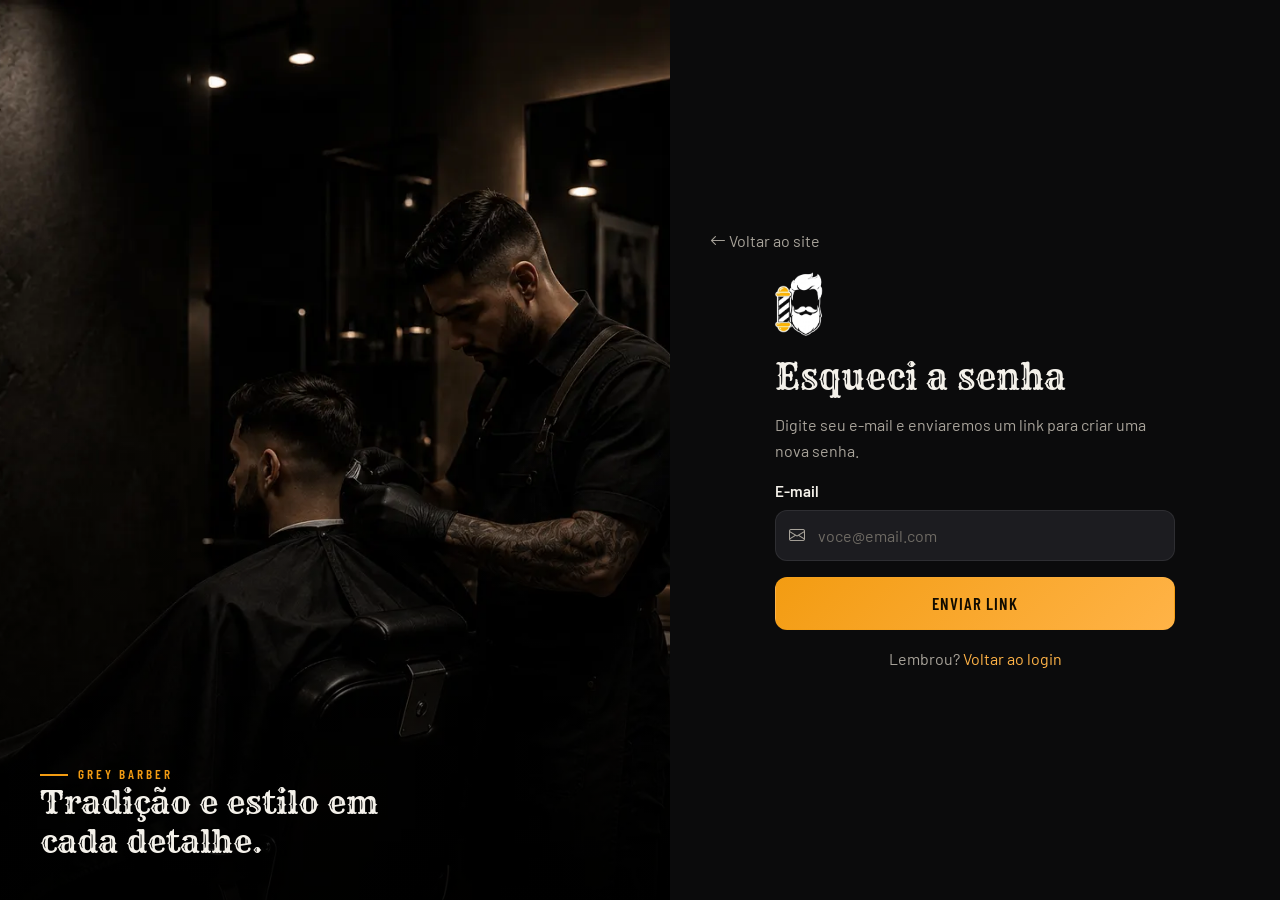
<file: senha.html>
<!DOCTYPE html>
<html lang="pt-BR">
<head>
  <meta charset="UTF-8">
  <meta name="viewport" content="width=device-width, initial-scale=1">
  <title>Recuperar senha — Grey Barber</title>
  <meta name="description" content="Receba um link para criar uma nova senha.">
  <meta name="theme-color" content="#0b0b0c">
  <meta property="og:title" content="Recuperar senha — Grey Barber">
  <meta property="og:description" content="Receba um link para criar uma nova senha.">
  <meta property="og:image" content="img/barbearia-800.webp">
  <link rel="icon" type="image/png" href="img/favicon.png">
  <link rel="apple-touch-icon" href="img/apple-touch-icon.png">
  <link rel="preconnect" href="https://fonts.googleapis.com">
  <link rel="preconnect" href="https://fonts.gstatic.com" crossorigin>
  <link rel="stylesheet" href="https://fonts.googleapis.com/css2?family=Barlow+Condensed:wght@500;600&family=Barlow:wght@400;500;600;700&family=Rye&display=swap">
  <link rel="stylesheet" href="https://cdn.jsdelivr.net/npm/bootstrap-icons@1.11.3/font/bootstrap-icons.min.css">
  <link rel="stylesheet" href="estilizacoes/base.css">
  <link rel="stylesheet" href="estilizacoes/paginas.css">
  <script src="js/config.js" defer></script>
  <script src="js/util.js" defer></script>
  <script src="js/banco-demo.js" defer></script>
  <script src="js/banco-supabase.js" defer></script>
  <script src="js/layout.js" defer></script>
  <script src="js/remarcar.js" defer></script>
  <script src="js/paginas/senha.js" defer></script>
</head>
<body data-pagina="senha" class="pagina-auth">
  <main id="conteudo" class="auth">
    <div class="auth-arte" aria-hidden="true">
      <img src="img/barbeiro.webp" alt="">
      <div class="auth-arte-texto">
        <span class="sobretitulo">Grey Barber</span>
        <p>Tradição e estilo em cada detalhe.</p>
      </div>
    </div>
    <div class="auth-lado">
      <a href="index.html" class="auth-voltar"><i class="bi bi-arrow-left" aria-hidden="true"></i> Voltar ao site</a>
      <form class="auth-form" id="form-senha" novalidate>
        <img src="img/logo-192.webp" alt="" class="auth-logo" width="72" height="78">
        <h1>Esqueci a senha</h1>
        <p class="texto-suave">Digite seu e-mail e enviaremos um link para criar uma nova senha.</p>
        <div id="msg" class="oculto" role="alert"></div>
        <div class="campo">
          <label for="email">E-mail</label>
          <div class="com-icone"><i class="bi bi-envelope" aria-hidden="true"></i>
            <input id="email" type="email" class="entrada" autocomplete="email" required placeholder="voce@email.com"></div>
        </div>
        <button type="submit" class="btn btn-primario btn-bloco">Enviar link</button>
        <p class="auth-rodape">Lembrou? <a href="login.html">Voltar ao login</a></p>
      </form>
    </div>
  </main>
</body>
</html>
</file>
<file: estilizacoes/base.css>
/* =====================================================================
   GREY BARBER — ESTILO BASE (compartilhado por todas as páginas)
   ===================================================================== */
:root {
  --fundo: #0b0b0c;
  --superficie: #141416;
  --superficie-2: #1c1c20;
  --superficie-3: #26262b;
  --borda: rgba(255, 255, 255, 0.08);
  --borda-forte: rgba(243, 156, 18, 0.35);
  --ouro: #f39c12;
  --ouro-claro: #ffb347;
  --ouro-fundo: rgba(243, 156, 18, 0.1);
  --texto: #f4f1ea;
  --suave: #a9a49b;
  --perigo: #ef5b52;
  --sucesso: #3fbf86;
  --info: #5aa9e6;
  --raio: 14px;
  --raio-lg: 22px;
  --sombra: 0 18px 50px rgba(0, 0, 0, 0.45);
  --fonte-titulo: 'Rye', Georgia, serif;
  --fonte: 'Barlow', system-ui, -apple-system, 'Segoe UI', sans-serif;
  --fonte-cond: 'Barlow Condensed', 'Barlow', system-ui, sans-serif;
  --largura: 1160px;
  color-scheme: dark;
}

*, *::before, *::after { box-sizing: border-box; margin: 0; padding: 0; }
html { scroll-behavior: smooth; -webkit-text-size-adjust: 100%; }
body {
  min-height: 100vh;
  display: flex;
  flex-direction: column;
  background: var(--fundo);
  background-image: radial-gradient(1200px 600px at 80% -10%, rgba(243, 156, 18, 0.07), transparent 60%);
  color: var(--texto);
  font-family: var(--fonte);
  font-size: 1rem;
  line-height: 1.6;
  overflow-x: hidden;
}
body.sem-rolagem, body.menu-aberto { overflow: hidden; }
main { flex: 1; }
img { max-width: 100%; display: block; }
a { color: var(--ouro-claro); text-decoration: none; }
a:hover { text-decoration: underline; }
button, input, select, textarea { font: inherit; color: inherit; }
code { background: var(--superficie-3); padding: 1px 6px; border-radius: 6px; font-size: 0.9em; }
:focus-visible { outline: 2px solid var(--ouro); outline-offset: 3px; border-radius: 6px; }
::selection { background: var(--ouro); color: #000; }

.container { width: 100%; max-width: var(--largura); margin: 0 auto; padding: 0 16px; }
.texto-suave { color: var(--suave); }
.lista-limpa { list-style: none; display: grid; gap: 6px; }
.oculto { display: none !important; }
.sr-only { position: absolute; width: 1px; height: 1px; overflow: hidden; clip: rect(0 0 0 0); white-space: nowrap; }

.pular {
  position: absolute; left: 12px; top: -60px; z-index: 1000;
  background: var(--ouro); color: #000; padding: 10px 16px; border-radius: 10px; font-weight: 700;
}
.pular:focus { top: 12px; }

/* ---------- Tipografia ---------- */
.titulo-secao {
  font-family: var(--fonte-titulo);
  font-weight: 400;
  font-size: clamp(1.9rem, 5vw, 2.8rem);
  line-height: 1.15;
  letter-spacing: 0.01em;
}
.sobretitulo {
  font-family: var(--fonte-cond);
  text-transform: uppercase;
  letter-spacing: 0.22em;
  font-size: 0.82rem;
  font-weight: 600;
  color: var(--ouro);
  display: inline-flex; align-items: center; gap: 10px;
}
.sobretitulo::before { content: ''; width: 28px; height: 2px; background: var(--ouro); }
.cabeca-secao { display: grid; gap: 10px; margin-bottom: 36px; }
.cabeca-secao.centro { text-align: center; justify-items: center; }
.cabeca-secao p { color: var(--suave); max-width: 560px; }

/* ---------- Botões ---------- */
.btn {
  --cor: var(--texto);
  display: inline-flex; align-items: center; justify-content: center; gap: 8px;
  padding: 12px 22px; min-height: 46px;
  border-radius: 12px; border: 1px solid transparent;
  font-family: var(--fonte-cond); font-weight: 600; font-size: 1.05rem; letter-spacing: 0.06em; text-transform: uppercase;
  cursor: pointer; text-decoration: none !important; white-space: nowrap;
  transition: transform 0.15s ease, background-color 0.2s, border-color 0.2s, box-shadow 0.2s, color 0.2s;
}
.btn:active:not(:disabled) { transform: translateY(1px); }
.btn:disabled { opacity: 0.55; cursor: not-allowed; }
.btn-primario { background: linear-gradient(135deg, var(--ouro), var(--ouro-claro)); color: #120c00; }
.btn-primario:hover:not(:disabled) { box-shadow: 0 8px 26px rgba(243, 156, 18, 0.35); }
.btn-contorno { border-color: var(--borda-forte); color: var(--texto); background: transparent; }
.btn-contorno:hover { border-color: var(--ouro); background: var(--ouro-fundo); }
.btn-fantasma { background: var(--superficie-3); color: var(--texto); }
.btn-fantasma:hover { background: #303036; }
.btn-perigo { background: transparent; color: var(--perigo); border-color: rgba(239, 91, 82, 0.4); }
.btn-perigo:hover { background: rgba(239, 91, 82, 0.12); }
.btn-sucesso { background: transparent; color: var(--sucesso); border-color: rgba(63, 191, 134, 0.4); }
.btn-sucesso:hover { background: rgba(63, 191, 134, 0.12); }
.btn-sm { padding: 7px 14px; min-height: 38px; font-size: 0.95rem; border-radius: 10px; }
.btn-bloco { width: 100%; }
.btn-icone {
  width: 40px; height: 40px; display: grid; place-items: center;
  background: transparent; border: 1px solid var(--borda); border-radius: 10px; cursor: pointer; color: var(--texto);
}
.btn-icone:hover { border-color: var(--ouro); color: var(--ouro); }

.spinner {
  width: 16px; height: 16px; border-radius: 50%;
  border: 2px solid currentColor; border-right-color: transparent;
  animation: girar 0.7s linear infinite; display: inline-block;
}
@keyframes girar { to { transform: rotate(360deg); } }

/* ---------- Cabeçalho ---------- */
.cabecalho {
  position: sticky; top: 0; z-index: 100;
  background: rgba(11, 11, 12, 0.86);
  backdrop-filter: saturate(140%) blur(14px);
  -webkit-backdrop-filter: saturate(140%) blur(14px);
  border-bottom: 1px solid var(--borda);
}
.cabecalho-interno {
  max-width: var(--largura); margin: 0 auto; padding: 10px 16px;
  display: flex; align-items: center; justify-content: space-between; gap: 16px;
}
.marca { display: inline-flex; align-items: center; gap: 10px; color: var(--texto); text-decoration: none !important; }
.marca img { width: 44px; height: auto; }
.marca span { font-family: var(--fonte-titulo); font-size: 1.35rem; letter-spacing: 0.02em; }

.nav ul { list-style: none; display: flex; gap: 4px; }
.nav ul a {
  display: block; padding: 8px 14px; border-radius: 10px;
  color: var(--texto); font-family: var(--fonte-cond); font-size: 1.08rem; letter-spacing: 0.05em; text-transform: uppercase;
  text-decoration: none; transition: color 0.2s, background-color 0.2s;
}
.nav ul a:hover { color: var(--ouro); }
.nav ul a.ativo { color: var(--ouro); background: var(--ouro-fundo); }
.btn-menu {
  display: none; width: 44px; height: 44px; border-radius: 12px; font-size: 1.5rem;
  background: transparent; border: 1px solid var(--borda); cursor: pointer; color: var(--texto);
}

.nav { display: flex; align-items: center; gap: 14px; }
.menu-conta { position: relative; }
.menu-conta summary { list-style: none; }
.menu-conta summary::-webkit-details-marker { display: none; }
.avatar-mini {
  width: 24px; height: 24px; border-radius: 50%; display: inline-grid; place-items: center;
  background: var(--ouro); color: #000; font-size: 0.72rem; font-weight: 700; letter-spacing: 0;
}
.menu-conta-lista {
  position: absolute; right: 0; top: calc(100% + 8px); min-width: 220px; z-index: 50;
  background: var(--superficie-2); border: 1px solid var(--borda); border-radius: 14px; padding: 6px;
  box-shadow: var(--sombra); display: grid;
}
.menu-conta-lista a, .menu-conta-lista button {
  display: flex; gap: 10px; align-items: center; padding: 10px 12px; border-radius: 10px;
  color: var(--texto); background: none; border: 0; cursor: pointer; text-align: left; text-decoration: none;
}
.menu-conta-lista a:hover, .menu-conta-lista button:hover { background: var(--superficie-3); }

@media (max-width: 860px) {
  .btn-menu { display: grid; place-items: center; }
  .nav {
    position: fixed; inset: 65px 0 0 0; z-index: 99;
    flex-direction: column; align-items: stretch; gap: 18px;
    padding: 24px 16px; background: var(--fundo);
    opacity: 0; transform: translateY(-10px); visibility: hidden;
    transition: opacity 0.25s ease, transform 0.25s ease, visibility 0.25s;
    overflow-y: auto;
  }
  .nav.aberto { opacity: 1; transform: none; visibility: visible; }
  .nav ul { flex-direction: column; gap: 4px; }
  .nav ul a { font-size: 1.4rem; padding: 14px 16px; border-bottom: 1px solid var(--borda); border-radius: 0; }
  .nav-conta .btn { width: 100%; }
  .menu-conta-lista { position: static; margin-top: 8px; box-shadow: none; }
}

/* ---------- Rodapé ---------- */
.rodape { margin-top: 80px; border-top: 1px solid var(--borda); background: #08080a; }
.rodape-grade { display: grid; gap: 28px; padding-top: 44px; padding-bottom: 32px; grid-template-columns: repeat(auto-fit, minmax(220px, 1fr)); }
.rodape-grade .marca { margin-bottom: 10px; }
.rodape-titulo { font-family: var(--fonte-cond); text-transform: uppercase; letter-spacing: 0.16em; font-size: 0.9rem; color: var(--ouro); margin-bottom: 12px; font-weight: 600; }
.rodape-grade li { display: flex; gap: 8px; align-items: baseline; }
.rodape-grade a { color: var(--suave); }
.rodape-grade a:hover { color: var(--ouro); }
.rodape-base {
  display: flex; flex-wrap: wrap; gap: 12px; justify-content: space-between; align-items: center;
  border-top: 1px solid var(--borda); padding-top: 18px; padding-bottom: 22px; color: var(--suave); font-size: 0.9rem;
}
.selo-demo {
  background: var(--ouro-fundo); color: var(--ouro); border: 1px dashed var(--borda-forte);
  border-radius: 999px; padding: 4px 12px; font-size: 0.85rem; cursor: pointer;
}

/* ---------- Cartões e superfícies ---------- */
.cartao {
  background: var(--superficie); border: 1px solid var(--borda); border-radius: var(--raio-lg); padding: 24px;
}
.pagina-topo { padding: 48px 0 28px; }
.pagina-topo .titulo-secao { margin-top: 10px; }
.pagina-topo p { color: var(--suave); margin-top: 8px; max-width: 620px; }

/* ---------- Formulários ---------- */
.campo { display: grid; gap: 6px; }
.campo label, .rotulo { font-weight: 600; font-size: 0.95rem; }
.campo .dica { font-size: 0.85rem; color: var(--suave); }
.entrada {
  width: 100%; min-height: 48px; padding: 12px 14px;
  background: var(--superficie-2); border: 1px solid var(--borda); border-radius: 12px;
  transition: border-color 0.2s, box-shadow 0.2s;
}
textarea.entrada { min-height: 96px; resize: vertical; }
.entrada::placeholder { color: #6f6b64; }
.entrada:focus { outline: none; border-color: var(--ouro); box-shadow: 0 0 0 3px rgba(243, 156, 18, 0.18); }
.entrada[aria-invalid='true'] { border-color: var(--perigo); }
.erro-campo { color: var(--perigo); font-size: 0.85rem; min-height: 0; }
.com-icone { position: relative; }
.com-icone > i { position: absolute; left: 14px; top: 50%; transform: translateY(-50%); color: var(--suave); pointer-events: none; }
.com-icone .entrada { padding-left: 42px; }
.com-icone .ver-senha {
  position: absolute; right: 6px; top: 50%; transform: translateY(-50%);
  background: none; border: 0; color: var(--suave); cursor: pointer; width: 38px; height: 38px; border-radius: 8px;
}
.com-icone .ver-senha:hover { color: var(--ouro); }
.alerta {
  padding: 12px 14px; border-radius: 12px; font-size: 0.95rem; display: flex; gap: 10px; align-items: flex-start;
  background: rgba(239, 91, 82, 0.1); border: 1px solid rgba(239, 91, 82, 0.35); color: #ffc9c5;
}
.alerta.sucesso { background: rgba(63, 191, 134, 0.1); border-color: rgba(63, 191, 134, 0.35); color: #c8f2df; }
.alerta.info { background: var(--ouro-fundo); border-color: var(--borda-forte); color: #ffe2b8; }
.caixa-info {
  display: grid; gap: 4px; padding: 14px; margin: 16px 0; border-radius: 12px;
  background: var(--ouro-fundo); border: 1px dashed var(--borda-forte); font-size: 0.92rem;
}

/* ---------- Status ---------- */
.status {
  display: inline-flex; align-items: center; gap: 6px; padding: 3px 10px; border-radius: 999px;
  font-size: 0.78rem; font-weight: 700; text-transform: uppercase; letter-spacing: 0.06em; font-family: var(--fonte-cond);
}
.status::before { content: ''; width: 6px; height: 6px; border-radius: 50%; background: currentColor; }
.status-confirmado { color: var(--ouro); background: var(--ouro-fundo); }
.status-concluido { color: var(--sucesso); background: rgba(63, 191, 134, 0.12); }
.status-cancelado { color: var(--perigo); background: rgba(239, 91, 82, 0.12); }

/* ---------- Toasts ---------- */
#toasts { position: fixed; bottom: 20px; left: 50%; transform: translateX(-50%); z-index: 2000; display: grid; gap: 8px; width: min(92vw, 420px); }
.toast {
  display: flex; gap: 10px; align-items: center; padding: 14px 16px; border-radius: 14px;
  background: var(--superficie-3); border: 1px solid var(--borda); box-shadow: var(--sombra);
  animation: entrar 0.25s ease;
}
.toast-ok i { color: var(--sucesso); }
.toast-erro i { color: var(--perigo); }
.toast-info i { color: var(--ouro); }
.toast.saindo { opacity: 0; transform: translateY(8px); transition: 0.35s; }
@keyframes entrar { from { opacity: 0; transform: translateY(10px); } }

/* ---------- Modal ---------- */
.modal-fundo {
  position: fixed; inset: 0; z-index: 1500; background: rgba(0, 0, 0, 0.7);
  display: grid; place-items: center; padding: 16px; animation: entrar 0.2s ease;
}
.modal {
  width: min(100%, 520px); max-height: calc(100vh - 32px); overflow-y: auto;
  background: var(--superficie); border: 1px solid var(--borda); border-radius: var(--raio-lg); box-shadow: var(--sombra);
}
.modal-topo { display: flex; justify-content: space-between; align-items: center; gap: 12px; padding: 18px 20px; border-bottom: 1px solid var(--borda); }
.modal-topo h2 { font-family: var(--fonte-cond); font-size: 1.4rem; text-transform: uppercase; letter-spacing: 0.06em; font-weight: 600; }
.modal-corpo { padding: 20px; display: grid; gap: 14px; }
.modal-acoes { display: flex; gap: 10px; justify-content: flex-end; flex-wrap: wrap; margin-top: 6px; }

/* ---------- Esqueleto de carregamento ---------- */
.esqueleto {
  background: linear-gradient(90deg, var(--superficie-2) 25%, var(--superficie-3) 50%, var(--superficie-2) 75%);
  background-size: 200% 100%; animation: brilho 1.3s infinite; border-radius: var(--raio); min-height: 120px;
}
@keyframes brilho { to { background-position: -200% 0; } }

.vazio { text-align: center; padding: 36px 16px; color: var(--suave); display: grid; gap: 10px; justify-items: center; }
.vazio i { font-size: 2.2rem; color: var(--ouro); }

/* ---------- Seletor de dias e horários (agendar e remarcar) ---------- */
.dias { display: flex; gap: 10px; overflow-x: auto; padding: 4px 2px 12px; scroll-snap-type: x proximity; }
.dia {
  flex: 0 0 72px; scroll-snap-align: start; display: grid; justify-items: center; gap: 2px;
  padding: 10px 6px; border-radius: 14px; border: 1px solid var(--borda); background: var(--superficie-2);
  cursor: pointer; transition: 0.2s; line-height: 1.2;
}
.dia small { font-size: 0.75rem; color: var(--suave); text-transform: uppercase; letter-spacing: 0.08em; }
.dia strong { font-size: 1.45rem; font-family: var(--fonte-cond); }
.dia:hover:not(:disabled) { border-color: var(--ouro); }
.dia[aria-pressed='true'] { background: var(--ouro); border-color: var(--ouro); color: #000; }
.dia[aria-pressed='true'] small { color: #3a2800; }
.dia:disabled { opacity: 0.35; cursor: not-allowed; }
.horas { display: grid; grid-template-columns: repeat(auto-fill, minmax(84px, 1fr)); gap: 8px; }
.hora {
  padding: 10px 0; border-radius: 10px; border: 1px solid var(--borda); background: var(--superficie-2);
  cursor: pointer; font-weight: 600; transition: 0.15s; font-variant-numeric: tabular-nums;
}
.hora:hover { border-color: var(--ouro); color: var(--ouro); }
.hora[aria-pressed='true'] { background: var(--ouro); color: #000; border-color: var(--ouro); }

@media (prefers-reduced-motion: reduce) {
  *, *::before, *::after { animation-duration: 0.01ms !important; transition-duration: 0.01ms !important; scroll-behavior: auto !important; }
}
</file>
<file: estilizacoes/paginas.css>
/* =====================================================================
   GREY BARBER — ESTILOS DAS PÁGINAS
   ===================================================================== */
.secao { padding: 72px 16px 0; }
.secao.container { padding-left: 16px; padding-right: 16px; }
.centro-acao { display: flex; justify-content: center; margin-top: 28px; }
.subtitulo { font-family: var(--fonte-cond); font-weight: 600; font-size: 1.35rem; text-transform: uppercase; letter-spacing: 0.08em; margin: 8px 0 14px; }
.subtitulo small { font-family: var(--fonte); text-transform: none; letter-spacing: 0; font-size: 0.95rem; font-weight: 400; }
.link-btn { background: none; border: 0; color: var(--ouro-claro); cursor: pointer; padding: 0; text-align: left; font: inherit; }
.link-btn:hover { text-decoration: underline; }
.estrelas { color: var(--ouro); letter-spacing: 2px; }
.ponto-verde { width: 9px; height: 9px; border-radius: 50%; background: var(--sucesso); box-shadow: 0 0 0 4px rgba(63, 191, 134, 0.2); display: inline-block; }

/* ---------- INÍCIO: hero ---------- */
.hero { position: relative; min-height: min(88vh, 760px); display: flex; align-items: flex-end; overflow: hidden; isolation: isolate; }
.hero-fundo { position: absolute; inset: 0; width: 100%; height: 100%; object-fit: cover; object-position: 30% center; z-index: -2; }
.hero::after {
  content: ''; position: absolute; inset: 0; z-index: -1;
  background: linear-gradient(180deg, rgba(11, 11, 12, 0.35) 0%, rgba(11, 11, 12, 0.55) 45%, var(--fundo) 100%),
              linear-gradient(90deg, rgba(11, 11, 12, 0.85) 0%, rgba(11, 11, 12, 0.2) 75%);
}
.hero-conteudo { padding-top: 120px; padding-bottom: 64px; display: grid; gap: 18px; justify-items: start; max-width: var(--largura); }
.hero-logo { width: 82px; height: auto; filter: drop-shadow(0 6px 24px rgba(243, 156, 18, 0.35)); }
.hero h1 { font-family: var(--fonte-titulo); font-weight: 400; font-size: clamp(3rem, 11vw, 6.2rem); line-height: 0.95; text-shadow: 0 4px 30px rgba(0, 0, 0, 0.6); }
.hero p { font-size: clamp(1.05rem, 2.6vw, 1.25rem); color: #ddd6ca; max-width: 560px; }
.hero-acoes { display: flex; flex-wrap: wrap; gap: 12px; margin-top: 6px; }
.hero-fatos { list-style: none; display: flex; flex-wrap: wrap; gap: 8px 22px; margin-top: 14px; color: #d4cec4; font-size: 0.95rem; }
.hero-fatos li { display: inline-flex; align-items: center; gap: 8px; }
.hero-fatos i { color: var(--ouro); }

/* ---------- INÍCIO: serviços ---------- */
.grade-servicos { display: grid; gap: 16px; grid-template-columns: repeat(auto-fill, minmax(min(100%, 300px), 1fr)); }
.grade-servicos .esqueleto { min-height: 230px; }
.card-servico {
  position: relative; display: grid; gap: 10px; align-content: start;
  padding: 26px 24px; border-radius: var(--raio-lg);
  background: linear-gradient(160deg, var(--superficie-2), var(--superficie)); border: 1px solid var(--borda);
  transition: border-color 0.25s, transform 0.25s;
}
.card-servico:hover { border-color: var(--borda-forte); transform: translateY(-3px); }
.card-servico-icone { font-size: 1.6rem; color: var(--ouro); width: 48px; height: 48px; display: grid; place-items: center; border-radius: 12px; background: var(--ouro-fundo); }
.card-servico h3 { font-family: var(--fonte-titulo); font-weight: 400; font-size: 1.55rem; }
.card-servico p { color: var(--suave); min-height: 3.2em; }
.card-servico-rodape { display: flex; justify-content: space-between; align-items: baseline; border-top: 1px dashed var(--borda); padding-top: 12px; margin-top: 4px; }
.preco { font-family: var(--fonte-cond); font-size: 1.5rem; font-weight: 600; color: var(--ouro); }
.card-servico .btn { justify-self: start; margin-top: 6px; }

/* ---------- INÍCIO: sobre ---------- */
.sobre { padding-top: 96px; }
.sobre-grade { display: grid; gap: 36px; align-items: center; }
.sobre-foto { border-radius: var(--raio-lg); overflow: hidden; border: 1px solid var(--borda); aspect-ratio: 3 / 2; }
.sobre-foto img { width: 100%; height: 100%; object-fit: cover; object-position: 70% center; }
.sobre .titulo-secao { margin: 10px 0 12px; }
.diferenciais { list-style: none; display: grid; gap: 18px; margin-top: 26px; }
.diferenciais li { display: flex; gap: 14px; align-items: flex-start; }
.diferenciais i { font-size: 1.3rem; color: var(--ouro); width: 44px; height: 44px; flex: none; display: grid; place-items: center; border: 1px solid var(--borda-forte); border-radius: 12px; }
.diferenciais div { display: grid; }
.diferenciais span { color: var(--suave); }
@media (min-width: 900px) { .sobre-grade { grid-template-columns: 1.1fr 1fr; gap: 56px; } }

/* ---------- INÍCIO: equipe ---------- */
.grade-equipe { display: grid; gap: 16px; grid-template-columns: repeat(auto-fill, minmax(min(100%, 280px), 1fr)); }
.card-barbeiro { display: flex; gap: 16px; align-items: center; padding: 20px; border-radius: var(--raio-lg); background: var(--superficie); border: 1px solid var(--borda); }
.card-barbeiro h3 { font-family: var(--fonte-cond); font-size: 1.4rem; font-weight: 600; text-transform: uppercase; letter-spacing: 0.05em; }
.card-barbeiro p { font-size: 0.95rem; margin-bottom: 4px; }
.avatar {
  width: 64px; height: 64px; flex: none; border-radius: 50%; display: grid; place-items: center;
  font-family: var(--fonte-titulo); font-size: 1.4rem; color: #000;
  background: radial-gradient(circle at 30% 30%, var(--ouro-claro), var(--ouro));
}

/* ---------- INÍCIO: avaliações ---------- */
.carrossel { display: flex; gap: 16px; overflow-x: auto; scroll-snap-type: x mandatory; padding: 4px 2px 16px; scrollbar-width: thin; scrollbar-color: var(--superficie-3) transparent; }
.card-avaliacao {
  flex: 0 0 min(86%, 340px); scroll-snap-align: start; display: grid; gap: 12px; align-content: space-between;
  padding: 24px; border-radius: var(--raio-lg); background: var(--superficie); border: 1px solid var(--borda);
}
.card-avaliacao blockquote { font-size: 1.08rem; line-height: 1.55; }
.card-avaliacao figcaption { display: flex; align-items: center; gap: 10px; font-weight: 600; }

.cta-final {
  margin-top: 80px; padding: 36px 28px; border-radius: var(--raio-lg);
  display: flex; flex-wrap: wrap; gap: 20px; justify-content: space-between; align-items: center;
  background: linear-gradient(120deg, rgba(243, 156, 18, 0.16), rgba(243, 156, 18, 0.03)), var(--superficie);
  border: 1px solid var(--borda-forte);
}

/* ---------- SERVIÇOS ---------- */
.tabela-servicos { display: grid; gap: 28px; }
.grupo-servicos { padding: 26px 22px; border-radius: var(--raio-lg); background: var(--superficie); border: 1px solid var(--borda); }
.grupo-servicos header { margin-bottom: 10px; }
.grupo-servicos h2 { font-family: var(--fonte-titulo); font-weight: 400; font-size: 1.8rem; }
.linha-servico { display: grid; grid-template-columns: 1fr auto; gap: 8px 16px; align-items: center; padding: 18px 0; border-bottom: 1px solid var(--borda); }
.linha-servico:last-child { border-bottom: 0; }
.linha-servico h3 { font-family: var(--fonte-cond); font-size: 1.35rem; font-weight: 600; text-transform: uppercase; letter-spacing: 0.04em; }
.linha-servico .tempo { font-size: 0.9rem; display: inline-flex; gap: 6px; align-items: center; }
.linha-pontos { display: none; }
.linha-servico-acao { display: grid; justify-items: end; gap: 6px; }
@media (min-width: 700px) {
  .linha-servico { grid-template-columns: auto 1fr auto; }
  .linha-pontos { display: block; border-bottom: 2px dotted rgba(255, 255, 255, 0.14); align-self: center; min-width: 30px; }
  .linha-servico-acao { grid-auto-flow: column; align-items: center; gap: 16px; }
}

/* ---------- AGENDAR ---------- */
.agendar-grade { display: grid; gap: 24px; align-items: start; }
@media (min-width: 980px) { .agendar-grade { grid-template-columns: 1fr 340px; } .resumo { position: sticky; top: 90px; } }
.passos { display: grid; gap: 18px; }
.passo { border: 1px solid var(--borda); border-radius: var(--raio-lg); padding: 22px 18px; background: var(--superficie); min-width: 0; }
.passo legend {
  display: flex; align-items: center; gap: 12px; padding: 0 8px; margin-left: -8px;
  font-family: var(--fonte-cond); font-size: 1.3rem; font-weight: 600; text-transform: uppercase; letter-spacing: 0.06em;
}
.passo legend small { text-transform: none; letter-spacing: 0; font-family: var(--fonte); font-weight: 400; font-size: 0.9rem; }
.num { width: 32px; height: 32px; border-radius: 50%; display: grid; place-items: center; background: var(--ouro); color: #000; font-size: 1.05rem; }
.opcoes-servico, .opcoes-barbeiro { display: grid; gap: 10px; grid-template-columns: repeat(auto-fill, minmax(min(100%, 230px), 1fr)); margin-top: 6px; }
.opcao { position: relative; cursor: pointer; }
.opcao input { position: absolute; opacity: 0; pointer-events: none; }
.opcao-corpo {
  height: 100%; display: grid; gap: 4px; padding: 16px; border-radius: var(--raio);
  background: var(--superficie-2); border: 1px solid var(--borda); transition: border-color 0.2s, background-color 0.2s;
}
.opcao:hover .opcao-corpo { border-color: var(--borda-forte); }
.opcao input:checked + .opcao-corpo { border-color: var(--ouro); background: var(--ouro-fundo); box-shadow: inset 0 0 0 1px var(--ouro); }
.opcao input:focus-visible + .opcao-corpo { outline: 2px solid var(--ouro); outline-offset: 2px; }
.opcao-titulo { font-weight: 700; font-size: 1.05rem; display: block; }
.opcao-desc { color: var(--suave); font-size: 0.9rem; display: block; }
.opcao-meta { display: flex; justify-content: space-between; align-items: baseline; margin-top: 6px; font-size: 0.9rem; color: var(--suave); }
.opcao-meta strong { color: var(--ouro); font-size: 1.1rem; font-family: var(--fonte-cond); }
.opcao-barbeiro .opcao-corpo { grid-template-columns: auto 1fr; align-items: center; gap: 12px; }
.opcao-barbeiro .avatar { width: 46px; height: 46px; font-size: 1rem; }
.horas-area { margin-top: 10px; display: grid; gap: 16px; }
.grupo-horas { display: grid; gap: 8px; }
.rotulo-horas { font-size: 0.82rem; text-transform: uppercase; letter-spacing: 0.14em; color: var(--suave); font-family: var(--fonte-cond); }
.resumo { display: grid; gap: 14px; }
.resumo-titulo { font-family: var(--fonte-cond); text-transform: uppercase; letter-spacing: 0.1em; font-size: 1.2rem; }
.resumo-lista { display: grid; gap: 10px; }
.resumo-lista > div { display: flex; justify-content: space-between; gap: 14px; border-bottom: 1px dashed var(--borda); padding-bottom: 8px; }
.resumo-lista dt { color: var(--suave); }
.resumo-lista dd { text-align: right; font-weight: 600; }
.resumo-total { border-bottom: 0 !important; padding-top: 4px; }
.resumo-total dd { font-family: var(--fonte-cond); font-size: 1.6rem; color: var(--ouro); }
.resumo-nota { font-size: 0.85rem; text-align: center; }
.sucesso { max-width: 560px; margin: 48px auto 0; display: grid; gap: 14px; text-align: center; justify-items: center; }
.sucesso .resumo-lista { width: 100%; text-align: left; margin: 10px 0; }
.sucesso-icone { width: 72px; height: 72px; border-radius: 50%; display: grid; place-items: center; font-size: 2.2rem; background: rgba(63, 191, 134, 0.15); color: var(--sucesso); border: 1px solid rgba(63, 191, 134, 0.45); }
.sucesso-acoes { display: flex; flex-wrap: wrap; gap: 10px; justify-content: center; }

/* ---------- CONTATO ---------- */
.contato-grade { display: grid; gap: 16px; grid-template-columns: repeat(auto-fit, minmax(min(100%, 300px), 1fr)); }
.contato-grade-2 { margin-top: 16px; }
.contato-grade .cartao { display: grid; gap: 14px; align-content: start; }
.cartao-titulo { display: flex; gap: 10px; align-items: center; font-family: var(--fonte-cond); text-transform: uppercase; letter-spacing: 0.08em; font-size: 1.25rem; font-weight: 600; }
.cartao-titulo i { color: var(--ouro); }
address { font-style: normal; line-height: 1.7; }
.tabela-horario { list-style: none; display: grid; }
.tabela-horario li { display: flex; justify-content: space-between; padding: 9px 0; border-bottom: 1px solid var(--borda); }
.tabela-horario li:last-child { border-bottom: 0; }
.tabela-horario li.hoje { color: var(--ouro); }
.canais { gap: 8px !important; }
.canal { display: flex; gap: 14px; align-items: center; padding: 10px 12px; border-radius: 12px; color: var(--texto); border: 1px solid transparent; }
.canal:hover { text-decoration: none; border-color: var(--borda-forte); background: var(--ouro-fundo); }
.canal i { font-size: 1.3rem; color: var(--ouro); width: 40px; height: 40px; display: grid; place-items: center; border-radius: 10px; background: var(--superficie-2); }
.canal span { display: grid; line-height: 1.3; }
.canal small { color: var(--suave); }
.mapa { padding: 0; overflow: hidden; min-height: 320px; }
.mapa iframe { width: 100%; height: 100%; min-height: 320px; border: 0; display: block; filter: grayscale(0.6) contrast(1.05); }

/* ---------- LOGIN / CADASTRO ---------- */
.pagina-auth { background: var(--fundo); }
.auth { display: grid; min-height: 100vh; }
.auth-arte { display: none; position: relative; }
.auth-arte img { position: absolute; inset: 0; width: 100%; height: 100%; object-fit: cover; object-position: 65% center; }
.auth-arte::after { content: ''; position: absolute; inset: 0; background: linear-gradient(0deg, rgba(0, 0, 0, 0.85), transparent 55%); }
.auth-arte-texto { position: absolute; left: 40px; bottom: 40px; z-index: 1; font-family: var(--fonte-titulo); font-size: 2rem; max-width: 420px; line-height: 1.2; }
.auth-lado { display: grid; align-content: center; justify-items: center; padding: 28px 16px 40px; gap: 18px; }
.auth-voltar { justify-self: start; color: var(--suave); }
.auth-form { width: 100%; max-width: 400px; display: grid; gap: 16px; }
.auth-logo { width: 64px; height: auto; }
.auth-form h1 { font-family: var(--fonte-titulo); font-weight: 400; font-size: 2.2rem; line-height: 1.1; }
.auth-linha { display: flex; justify-content: flex-end; font-size: 0.95rem; margin-top: -6px; }
.auth-rodape { text-align: center; color: var(--suave); }
@media (min-width: 900px) {
  .auth { grid-template-columns: 1.1fr 1fr; }
  .auth-arte { display: block; }
  .auth-lado { padding: 40px; }
}

/* ---------- MINHA CONTA / LISTAS DE AGENDAMENTO ---------- */
.conta-topo, .painel-topo { display: flex; flex-wrap: wrap; gap: 16px; justify-content: space-between; align-items: flex-end; }
.conta-grade { display: grid; gap: 28px; align-items: start; }
.conta-principal { display: grid; gap: 28px; }
.form-perfil { display: grid; gap: 14px; }
@media (min-width: 960px) { .conta-grade { grid-template-columns: 1fr 340px; } .form-perfil { position: sticky; top: 90px; } }
.lista-ag { display: grid; gap: 12px; }
.item-ag {
  display: grid; grid-template-columns: 72px 1fr; gap: 16px; padding: 18px; border-radius: var(--raio-lg);
  background: var(--superficie); border: 1px solid var(--borda); border-left: 4px solid var(--borda);
}
.status-borda-confirmado { border-left-color: var(--ouro); }
.status-borda-concluido { border-left-color: var(--sucesso); }
.status-borda-cancelado { border-left-color: var(--perigo); opacity: 0.75; }
.item-ag-hora { display: grid; align-content: start; justify-items: center; line-height: 1.2; }
.item-ag-hora strong { font-family: var(--fonte-cond); font-size: 1.7rem; font-variant-numeric: tabular-nums; }
.item-ag-hora small { color: var(--suave); }
.item-ag-info { display: grid; gap: 4px; min-width: 0; }
.item-ag-topo { display: flex; flex-wrap: wrap; gap: 8px 12px; align-items: center; }
.item-ag-topo h3 { font-family: var(--fonte-cond); font-size: 1.3rem; font-weight: 600; text-transform: uppercase; letter-spacing: 0.04em; }
.item-ag p { overflow-wrap: anywhere; }
.item-ag-obs { font-size: 0.92rem; color: #d9d2c5; background: var(--superficie-2); padding: 6px 10px; border-radius: 8px; margin-top: 4px; }
.item-ag-acoes { display: flex; flex-wrap: wrap; gap: 8px; align-items: center; margin-top: 10px; }
.seletor-estrelas { display: flex; gap: 6px; }
.seletor-estrelas button { font-size: 2.1rem; line-height: 1; background: none; border: 0; cursor: pointer; color: var(--superficie-3); transition: color 0.15s, transform 0.15s; }
.seletor-estrelas button.on { color: var(--ouro); }
.seletor-estrelas button:hover { transform: scale(1.12); }

/* ---------- PAINEL ---------- */
.painel-data { display: flex; gap: 8px; align-items: center; flex-wrap: wrap; }
.painel-data .entrada { width: auto; min-height: 40px; padding: 7px 12px; }
.indicadores { display: grid; gap: 12px; grid-template-columns: repeat(auto-fit, minmax(min(100%, 210px), 1fr)); margin-bottom: 26px; }
.indicador { display: flex; gap: 14px; align-items: center; padding: 18px; border-radius: var(--raio-lg); background: var(--superficie); border: 1px solid var(--borda); }
.indicador i { font-size: 1.4rem; color: var(--ouro); width: 48px; height: 48px; display: grid; place-items: center; border-radius: 12px; background: var(--ouro-fundo); flex: none; }
.indicador div { display: grid; line-height: 1.25; }
.indicador strong { font-family: var(--fonte-cond); font-size: 1.7rem; font-variant-numeric: tabular-nums; }
.indicador span { color: var(--suave); font-size: 0.9rem; }
.abas { display: flex; gap: 4px; border-bottom: 1px solid var(--borda); margin-bottom: 20px; overflow-x: auto; }
.abas button {
  background: none; border: 0; border-bottom: 2px solid transparent; padding: 12px 16px; cursor: pointer; white-space: nowrap;
  font-family: var(--fonte-cond); font-size: 1.1rem; text-transform: uppercase; letter-spacing: 0.06em; color: var(--suave);
}
.abas button[aria-selected='true'] { color: var(--ouro); border-bottom-color: var(--ouro); }
.abas button:hover { color: var(--texto); }
.filtros { display: flex; flex-wrap: wrap; gap: 10px; margin-bottom: 16px; }
.filtros .entrada { width: auto; min-width: 200px; flex: 1 1 200px; max-width: 320px; }
.filtro-busca { flex: 1 1 280px; max-width: 460px; }
.filtro-busca .entrada { max-width: none; }
.tabela-rolagem { overflow-x: auto; border-radius: var(--raio-lg); border: 1px solid var(--borda); }
.tabela { width: 100%; border-collapse: collapse; background: var(--superficie); }
.tabela th, .tabela td { padding: 12px 14px; text-align: left; border-bottom: 1px solid var(--borda); vertical-align: middle; }
.tabela th { font-family: var(--fonte-cond); text-transform: uppercase; letter-spacing: 0.08em; font-size: 0.9rem; color: var(--suave); font-weight: 600; background: var(--superficie-2); }
.tabela tr:last-child td { border-bottom: 0; }
.entrada-mini { min-height: 38px; padding: 6px 10px; width: 110px; }
.interruptor { position: relative; display: inline-block; width: 46px; height: 26px; cursor: pointer; }
.interruptor input { position: absolute; opacity: 0; width: 100%; height: 100%; margin: 0; cursor: pointer; z-index: 1; }
.interruptor span[aria-hidden] { position: absolute; inset: 0; border-radius: 999px; background: var(--superficie-3); transition: 0.2s; }
.interruptor span[aria-hidden]::after { content: ''; position: absolute; top: 3px; left: 3px; width: 20px; height: 20px; border-radius: 50%; background: #fff; transition: 0.2s; }
.interruptor input:checked + span { background: var(--ouro); }
.interruptor input:checked + span::after { transform: translateX(20px); }
.interruptor input:focus-visible + span { outline: 2px solid var(--ouro); outline-offset: 2px; }
.semana-grade { display: grid; gap: 12px; grid-template-columns: repeat(auto-fill, minmax(min(100%, 260px), 1fr)); }
.semana-dia { padding: 16px; display: grid; gap: 10px; align-content: start; }
.semana-dia header { display: grid; gap: 2px; border-bottom: 1px solid var(--borda); padding-bottom: 8px; }
.semana-dia header .link-btn { font-weight: 700; color: var(--texto); }
.semana-dia li { font-size: 0.93rem; }
.semana-dia li strong { color: var(--ouro); font-variant-numeric: tabular-nums; margin-right: 4px; }

/* Tabelas viram cartões no celular */
@media (max-width: 720px) {
  .tabela-rolagem { border: 0; overflow: visible; }
  .tabela, .tabela tbody, .tabela tr, .tabela td { display: block; width: 100%; }
  .tabela thead { display: none; }
  .tabela tr { background: var(--superficie); border: 1px solid var(--borda); border-radius: var(--raio-lg); padding: 10px 14px; margin-bottom: 10px; }
  .tabela td { border: 0; padding: 6px 0; display: flex; justify-content: space-between; gap: 12px; align-items: center; text-align: right; }
  .tabela td[data-rotulo]::before { content: attr(data-rotulo); color: var(--suave); font-size: 0.85rem; text-align: left; }
  .tabela td:first-child { text-align: left; }
  .tabela td:first-child::before { display: none; }
  .tabela td:empty { display: none; }
  .item-ag { grid-template-columns: 1fr; gap: 6px; }
  .item-ag-hora { grid-auto-flow: column; justify-content: start; gap: 8px; align-items: baseline; }
  .item-ag-hora small::before { content: 'até '; }
}
</file>
<file: app/assets/css/base.css>
/* ==========================================================================
   BASE — tokens, reset e componentes compartilhados (site + painel)
   Visual de app de agendamento: fundo claro, cartões brancos, fonte Inter
   e uma cor de destaque que cada barbearia escolhe em Configurações.
   ========================================================================== */

:root {
  color-scheme: light;

  /* Cores neutras */
  --bg: #f4f5f7;
  --bg-raised: #ffffff;
  --surface: #ffffff;
  --surface-2: #f3f4f6;
  --surface-3: #e5e7eb;
  --line: #e7e9ee;
  --line-strong: #d4d8df;
  --text: #111827;
  --text-2: #4b5563;
  --text-3: #6b7280;

  /* Cor da barbearia (Configurações > Aparência) */
  --primary: #2563eb;
  --primary-ink: #ffffff;
  --primary-hover: color-mix(in oklab, var(--primary) 88%, white);
  --primary-strong: color-mix(in oklab, var(--primary) 78%, black);
  --primary-soft: color-mix(in srgb, var(--primary) 10%, white);
  --primary-line: color-mix(in srgb, var(--primary) 35%, white);

  /* Status */
  --success: #16a34a;
  --success-soft: #e8f6ee;
  --danger: #dc2626;
  --danger-soft: #fdecec;
  --warning: #b45309;
  --warning-soft: #fef3e2;
  --info: #2563eb;
  --info-soft: #e8f0fe;
  --neutral-soft: #f1f2f4;

  /* Tipografia */
  --font-brand: 'Inter', system-ui, -apple-system, 'Segoe UI', Roboto, sans-serif;
  --font-heading: 'Inter', system-ui, -apple-system, 'Segoe UI', Roboto, sans-serif;
  --heading-transform: none;
  --heading-tracking: -0.02em;
  --font-display: 'Inter', system-ui, -apple-system, 'Segoe UI', Roboto, sans-serif;
  --font-body: 'Inter', system-ui, -apple-system, 'Segoe UI', Roboto, sans-serif;

  --fs-xs: 0.75rem;
  --fs-sm: 0.875rem;
  --fs-base: 1rem;
  --fs-md: 1.0625rem;
  --fs-lg: 1.25rem;
  --fs-xl: 1.5rem;
  --fs-2xl: clamp(1.5rem, 3vw, 1.9rem);
  --fs-3xl: clamp(1.75rem, 3.6vw, 2.3rem);
  --fs-hero: clamp(1.7rem, 4.4vw, 2.6rem);

  /* Espaçamento, raios, sombras */
  --sp-1: 0.25rem;
  --sp-2: 0.5rem;
  --sp-3: 0.75rem;
  --sp-4: 1rem;
  --sp-5: 1.5rem;
  --sp-6: 2rem;
  --sp-7: 3rem;
  --sp-8: 4rem;
  --sp-9: 5rem;
  --radius-sm: 10px;
  --radius: 14px;
  --radius-lg: 18px;
  --shadow: 0 12px 32px -12px rgba(17, 24, 39, 0.18), 0 2px 6px rgba(17, 24, 39, 0.05);
  --shadow-sm: 0 1px 2px rgba(17, 24, 39, 0.05), 0 1px 3px rgba(17, 24, 39, 0.06);

  --container: 1120px;
  --gutter: 1rem;
  --header-h: 64px;
  --ease: cubic-bezier(0.2, 0.7, 0.2, 1);
}

/* Estilos de título selecionáveis no painel */
html[data-font='moderno'] { --heading-tracking: -0.03em; }
html[data-font='elegante'] {
  --font-heading: 'Playfair Display', 'Georgia', serif;
  --font-brand: 'Playfair Display', 'Georgia', serif;
  --heading-tracking: 0;
}

@media (min-width: 640px) {
  :root { --gutter: 1.5rem; }
}
@media (min-width: 1100px) {
  :root { --gutter: 2rem; --header-h: 68px; }
}

/* ---------- Reset ---------- */
*,
*::before,
*::after { box-sizing: border-box; }

html {
  -webkit-text-size-adjust: 100%;
  text-size-adjust: 100%;
  scroll-behavior: smooth;
  scroll-padding-top: calc(var(--header-h) + 12px);
}

body {
  margin: 0;
  min-height: 100vh;
  background: var(--bg);
  color: var(--text);
  font-family: var(--font-body);
  font-size: var(--fs-base);
  line-height: 1.6;
  -webkit-font-smoothing: antialiased;
  overflow-x: hidden;
}

img, svg, video { display: block; max-width: 100%; }
img { height: auto; }

h1, h2, h3, h4, h5, h6 { margin: 0; line-height: 1.15; font-weight: 700; text-wrap: balance; }
p { margin: 0; }
ul, ol { margin: 0; padding: 0; }
a { color: inherit; text-decoration: none; }
a:hover { color: var(--primary-strong); }
button, input, select, textarea { font: inherit; color: inherit; }
button { cursor: pointer; background: none; border: 0; padding: 0; }
:disabled { cursor: not-allowed; }
[hidden] { display: none !important; }
hr { border: 0; border-top: 1px solid var(--line); margin: var(--sp-5) 0; }

::selection { background: var(--primary); color: var(--primary-ink); }

:focus-visible {
  outline: 2px solid var(--primary);
  outline-offset: 2px;
  border-radius: 2px;
}

/* Barra de rolagem discreta */
* { scrollbar-width: thin; scrollbar-color: var(--surface-3) transparent; }
*::-webkit-scrollbar { width: 10px; height: 10px; }
*::-webkit-scrollbar-thumb { background: var(--surface-3); border-radius: 10px; border: 2px solid var(--bg); }
*::-webkit-scrollbar-track { background: transparent; }

/* ---------- Tipografia ---------- */
.heading {
  font-family: var(--font-heading);
  font-weight: 700;
  text-transform: var(--heading-transform);
  letter-spacing: var(--heading-tracking);
}
.brand-font { font-family: var(--font-brand); font-weight: 700; letter-spacing: -0.01em; }

.eyebrow {
  display: inline-flex;
  align-items: center;
  gap: 0.6rem;
  font-family: var(--font-display);
  font-size: var(--fs-sm);
  font-weight: 600;
  letter-spacing: 0.18em;
  text-transform: uppercase;
  color: var(--primary-strong);
}
.eyebrow::before {
  content: '';
  width: 28px;
  height: 2px;
  background: currentColor;
}
.eyebrow.plain::before { display: none; }

.lead { font-size: var(--fs-md); color: var(--text-2); max-width: 60ch; }
.muted { color: var(--text-2); }
.subtle { color: var(--text-3); }
.text-sm { font-size: var(--fs-sm); }
.text-xs { font-size: var(--fs-xs); }
.num { font-variant-numeric: tabular-nums; }
.strong { font-weight: 600; color: var(--text); }
.upper {
  font-family: var(--font-display);
  text-transform: uppercase;
  letter-spacing: 0.08em;
  font-weight: 600;
}
.text-primary { color: var(--primary-strong); }
.text-success { color: var(--success); }
.text-danger { color: var(--danger); }
.nowrap { white-space: nowrap; }
.truncate { overflow: hidden; text-overflow: ellipsis; white-space: nowrap; }

/* ---------- Layout ---------- */
.container {
  width: 100%;
  max-width: var(--container);
  margin-inline: auto;
  padding-inline: var(--gutter);
}
.stack { display: flex; flex-direction: column; gap: var(--sp-4); }
.stack-sm { display: flex; flex-direction: column; gap: var(--sp-2); }
.stack-lg { display: flex; flex-direction: column; gap: var(--sp-6); }
.cluster { display: flex; flex-wrap: wrap; align-items: center; gap: var(--sp-3); }
.cluster-sm { display: flex; flex-wrap: wrap; align-items: center; gap: var(--sp-2); }
.spread { display: flex; flex-wrap: wrap; align-items: center; justify-content: space-between; gap: var(--sp-3); }
.grow { flex: 1 1 auto; min-width: 0; }
.grid-2 { display: grid; gap: var(--sp-4); grid-template-columns: 1fr; }
@media (min-width: 640px) {
  .grid-2 { grid-template-columns: repeat(2, minmax(0, 1fr)); }
}
.full { grid-column: 1 / -1; }
.sr-only {
  position: absolute !important;
  width: 1px; height: 1px;
  padding: 0; margin: -1px;
  overflow: hidden; clip: rect(0 0 0 0);
  white-space: nowrap; border: 0;
}

/* ---------- Botões ---------- */
.btn {
  --btn-bg: var(--surface);
  --btn-fg: var(--text);
  --btn-bd: var(--line-strong);
  display: inline-flex;
  align-items: center;
  justify-content: center;
  gap: 0.55rem;
  min-height: 44px;
  padding: 0.6rem 1.15rem;
  border: 1px solid var(--btn-bd);
  border-radius: var(--radius-sm);
  background: var(--btn-bg);
  color: var(--btn-fg);
  font-family: var(--font-display);
  font-size: 1rem;
  font-weight: 600;
  line-height: 1.1;
  white-space: nowrap;
  transition: background-color 0.18s var(--ease), border-color 0.18s var(--ease), color 0.18s var(--ease), transform 0.18s var(--ease);
  user-select: none;
}
.btn:hover { --btn-bd: var(--primary-line); color: var(--btn-fg); }
.btn:active { transform: translateY(1px); }
.btn:disabled, .btn.is-loading { opacity: 0.55; pointer-events: none; }
.btn i { font-size: 1.05em; line-height: 1; }

.btn-primary { --btn-bg: var(--primary); --btn-fg: var(--primary-ink); --btn-bd: var(--primary); }
.btn-primary:hover { --btn-bg: var(--primary-hover); --btn-bd: var(--primary-hover); }
.btn-outline { --btn-bg: var(--surface); --btn-fg: var(--text); --btn-bd: var(--line-strong); }
.btn-outline:hover { --btn-fg: var(--primary); --btn-bd: var(--primary); }
.btn-ghost { --btn-bg: transparent; --btn-bd: transparent; --btn-fg: var(--text-2); }
.btn-ghost:hover { --btn-bg: var(--surface-2); --btn-bd: transparent; --btn-fg: var(--text); }
.btn-success { --btn-bg: var(--success-soft); --btn-fg: var(--success); --btn-bd: rgba(60, 179, 113, 0.35); }
.btn-success:hover { --btn-bg: var(--success); --btn-fg: #fff; --btn-bd: var(--success); }
.btn-danger { --btn-bg: var(--danger-soft); --btn-fg: var(--danger); --btn-bd: rgba(229, 87, 79, 0.35); }
.btn-danger:hover { --btn-bg: var(--danger); --btn-fg: #fff; --btn-bd: var(--danger); }
.btn-whatsapp { --btn-bg: #1f9e55; --btn-fg: #fff; --btn-bd: #1f9e55; }
.btn-whatsapp:hover { --btn-bg: #25b864; --btn-bd: #25b864; --btn-fg: #fff; }

.btn-sm { min-height: 36px; padding: 0.4rem 0.8rem; font-size: 0.9rem; }
.btn-xs { min-height: 30px; padding: 0.25rem 0.6rem; font-size: 0.82rem; letter-spacing: 0.05em; }
.btn-lg { min-height: 52px; padding: 0.8rem 1.5rem; font-size: 1.05rem; }
.btn-block { width: 100%; }
.btn-icon { padding: 0; width: 40px; min-height: 40px; }
.btn-icon.btn-sm { width: 34px; min-height: 34px; }

.btn.is-loading::after {
  content: '';
  width: 14px;
  height: 14px;
  border: 2px solid currentColor;
  border-right-color: transparent;
  border-radius: 50%;
  animation: spin 0.7s linear infinite;
}
@keyframes spin { to { transform: rotate(360deg); } }

.link {
  color: var(--primary-strong);
  font-weight: 600;
  display: inline-flex;
  align-items: center;
  gap: 0.35rem;
}
.link:hover { text-decoration: underline; text-underline-offset: 3px; }

/* ---------- Formulários ---------- */
.field { display: flex; flex-direction: column; gap: 0.4rem; min-width: 0; }
.label {
  font-family: var(--font-display);
  font-size: 0.9rem;
  font-weight: 600;
  color: var(--text-2);
}
.label .opt { text-transform: none; letter-spacing: 0; font-weight: 400; color: var(--text-3); }

.input,
.select,
.textarea {
  width: 100%;
  min-height: 46px;
  padding: 0.65rem 0.85rem;
  background: var(--surface);
  border: 1px solid var(--line-strong);
  border-radius: var(--radius-sm);
  color: var(--text);
  font-size: 1rem;
  transition: border-color 0.15s, box-shadow 0.15s, background-color 0.15s;
}
.textarea { min-height: 110px; resize: vertical; line-height: 1.5; }
.input::placeholder, .textarea::placeholder { color: var(--text-3); }
.input:hover, .select:hover, .textarea:hover { border-color: #b9bfca; }
.input:focus, .select:focus, .textarea:focus {
  outline: none;
  border-color: var(--primary);
  box-shadow: 0 0 0 3px var(--primary-soft);
}
.input[type='date'], .input[type='time'] { min-height: 46px; }
.input[type='color'] { padding: 4px; width: 56px; cursor: pointer; }
.select {
  appearance: none;
  padding-right: 2.4rem;
  background-image: linear-gradient(45deg, transparent 50%, var(--text-2) 50%), linear-gradient(135deg, var(--text-2) 50%, transparent 50%);
  background-position: calc(100% - 18px) 52%, calc(100% - 13px) 52%;
  background-size: 5px 5px, 5px 5px;
  background-repeat: no-repeat;
}
.select option { background: var(--surface); color: var(--text); }

.input-sm { min-height: 38px; padding: 0.4rem 0.7rem; font-size: 0.95rem; }

.input-icon { position: relative; }
.input-icon > i {
  position: absolute;
  left: 0.85rem;
  top: 50%;
  transform: translateY(-50%);
  color: var(--text-3);
  pointer-events: none;
}
.input-icon > .input { padding-left: 2.5rem; }
.input-icon > .input-action {
  position: absolute;
  right: 0.35rem;
  top: 50%;
  transform: translateY(-50%);
  width: 36px;
  height: 36px;
  display: grid;
  place-items: center;
  border-radius: 4px;
  color: var(--text-3);
}
.input-icon > .input-action:hover { color: var(--text); background: var(--surface-3); }
.input-icon:has(.input-action) > .input { padding-right: 2.8rem; }

.help { font-size: var(--fs-sm); color: var(--text-3); }
.error-text { font-size: var(--fs-sm); color: var(--danger); display: none; }
.field.invalid .input,
.field.invalid .select,
.field.invalid .textarea { border-color: var(--danger); }
.field.invalid .error-text { display: block; }

input[type='checkbox'], input[type='radio'] { accent-color: var(--primary); width: 18px; height: 18px; }
.check {
  display: inline-flex;
  align-items: flex-start;
  gap: 0.6rem;
  font-size: var(--fs-sm);
  color: var(--text-2);
  cursor: pointer;
  line-height: 1.4;
}
.check input { flex: 0 0 auto; margin-top: 1px; }

/* Interruptor (toggle) */
.switch { display: inline-flex; align-items: center; gap: 0.7rem; cursor: pointer; font-size: var(--fs-sm); color: var(--text-2); }
.switch input { position: absolute; opacity: 0; width: 1px; height: 1px; }
.switch .track {
  position: relative;
  flex: 0 0 auto;
  width: 42px;
  height: 24px;
  border-radius: 99px;
  background: var(--surface-3);
  border: 1px solid var(--line-strong);
  transition: background-color 0.2s;
}
.switch .track::after {
  content: '';
  position: absolute;
  top: 2px;
  left: 2px;
  width: 18px;
  height: 18px;
  border-radius: 50%;
  background: var(--text-2);
  transition: transform 0.2s var(--ease), background-color 0.2s;
}
.switch input:checked + .track { background: var(--primary); border-color: var(--primary); }
.switch input:checked + .track::after { transform: translateX(18px); background: var(--primary-ink); }
.switch input:focus-visible + .track { outline: 2px solid var(--primary); outline-offset: 2px; }

/* Chips selecionáveis (radio/checkbox estilizados) */
.chip-group { display: flex; flex-wrap: wrap; gap: var(--sp-2); }
.chip {
  position: relative;
  display: inline-flex;
  align-items: center;
  gap: 0.4rem;
  min-height: 38px;
  padding: 0.35rem 0.9rem;
  border: 1px solid var(--line-strong);
  border-radius: 99px;
  background: transparent;
  color: var(--text-2);
  font-family: var(--font-display);
  font-weight: 600;
  font-size: 0.95rem;
  cursor: pointer;
  transition: all 0.15s;
}
.chip:hover { border-color: var(--primary-line); color: var(--text); }
.chip input { position: absolute; opacity: 0; pointer-events: none; }
.chip.active,
.chip:has(input:checked) {
  background: var(--primary);
  border-color: var(--primary);
  color: var(--primary-ink);
}
.chip:has(input:focus-visible) { outline: 2px solid var(--primary); outline-offset: 2px; }
.chip .count { font-family: var(--font-body); font-size: 0.78rem; opacity: 0.75; }

/* ---------- Cartões e painéis ---------- */
.card {
  background: var(--surface);
  border: 1px solid var(--line);
  border-radius: var(--radius);
  box-shadow: var(--shadow-sm);
}
.card-pad { padding: var(--sp-5); }
@media (min-width: 900px) {
  .card-pad { padding: var(--sp-6); }
}

/* ---------- Status, badges e pílulas ---------- */
.badge {
  display: inline-flex;
  align-items: center;
  gap: 0.35rem;
  padding: 0.2rem 0.6rem;
  border-radius: 99px;
  border: 1px solid transparent;
  font-size: 0.78rem;
  font-weight: 600;
  line-height: 1.4;
  white-space: nowrap;
}
.badge i { font-size: 0.85em; }
.badge-confirmado { background: var(--info-soft); color: var(--info); border-color: rgba(90, 162, 240, 0.3); }
.badge-concluido { background: var(--success-soft); color: var(--success); border-color: rgba(60, 179, 113, 0.3); }
.badge-cancelado { background: var(--neutral-soft); color: var(--text-2); border-color: var(--line-strong); }
.badge-faltou { background: var(--danger-soft); color: var(--danger); border-color: rgba(229, 87, 79, 0.3); }
.badge-primary { background: var(--primary-soft); color: var(--primary-strong); border-color: var(--primary-line); }
.badge-neutral { background: var(--neutral-soft); color: var(--text-2); border-color: var(--line); }
.badge-warning { background: var(--warning-soft); color: var(--warning); border-color: rgba(242, 182, 50, 0.3); }

.dot { width: 8px; height: 8px; border-radius: 50%; display: inline-block; flex: 0 0 auto; }

/* ---------- Avatar ---------- */
.avatar {
  --av: 40px;
  flex: 0 0 auto;
  width: var(--av);
  height: var(--av);
  border-radius: 50%;
  display: grid;
  place-items: center;
  background: var(--av-bg, var(--surface-3));
  color: var(--av-fg, var(--text));
  font-family: var(--font-display);
  font-weight: 700;
  font-size: calc(var(--av) * 0.38);
  letter-spacing: 0.04em;
  overflow: hidden;
  border: 2px solid var(--av-ring, transparent);
}
.avatar img { width: 100%; height: 100%; object-fit: cover; }
.avatar-sm { --av: 32px; }
.avatar-lg { --av: 64px; }
.avatar-xl { --av: 96px; }

/* ---------- Tabelas ---------- */
.table-wrap { width: 100%; overflow-x: auto; }
.table { width: 100%; border-collapse: collapse; font-size: 0.95rem; }
.table th {
  text-align: left;
  font-family: var(--font-display);
  font-weight: 600;
  font-size: 0.82rem;
  letter-spacing: 0.08em;
  text-transform: uppercase;
  color: var(--text-3);
  padding: 0.7rem 0.9rem;
  border-bottom: 1px solid var(--line-strong);
  white-space: nowrap;
}
.table td {
  padding: 0.8rem 0.9rem;
  border-bottom: 1px solid var(--line);
  vertical-align: middle;
}
.table tbody tr { transition: background-color 0.12s; }
.table tbody tr:hover { background: rgba(17, 24, 39, 0.03); }
.table .num, .table .right { text-align: right; }
.table tfoot td { font-weight: 700; border-bottom: 0; border-top: 1px solid var(--line-strong); }

/* ---------- Modal (usa <dialog>) ---------- */
dialog.modal {
  width: min(560px, calc(100vw - 24px));
  max-height: calc(100dvh - 24px);
  padding: 0;
  border: 1px solid var(--line-strong);
  border-radius: 12px;
  background: var(--surface);
  color: var(--text);
  box-shadow: 0 30px 80px -20px rgba(17, 24, 39, 0.35);
  overflow: hidden;
}
dialog.modal[open] { display: flex; flex-direction: column; animation: modal-in 0.22s var(--ease); }
dialog.modal.modal-sm { width: min(420px, calc(100vw - 24px)); }
dialog.modal.modal-lg { width: min(820px, calc(100vw - 24px)); }
dialog.modal::backdrop { background: rgba(17, 24, 39, 0.45); backdrop-filter: blur(2px); }
@keyframes modal-in { from { opacity: 0; transform: translateY(12px) scale(0.98); } }

.modal-head {
  display: flex;
  align-items: center;
  justify-content: space-between;
  gap: var(--sp-3);
  padding: 1rem 1.25rem;
  border-bottom: 1px solid var(--line);
}
.modal-head h2 {
  font-family: var(--font-display);
  font-size: 1.15rem;
  font-weight: 700;
}
.modal-body { padding: 1.25rem; overflow-y: auto; display: flex; flex-direction: column; gap: var(--sp-4); }
.modal-foot {
  display: flex;
  flex-wrap: wrap;
  justify-content: flex-end;
  gap: var(--sp-2);
  padding: 0.9rem 1.25rem;
  border-top: 1px solid var(--line);
  background: var(--bg-raised);
}
.modal-foot .left { margin-right: auto; }

/* ---------- Toast ---------- */
.toasts {
  position: fixed;
  z-index: 1000;
  left: 12px;
  right: 12px;
  bottom: calc(12px + env(safe-area-inset-bottom, 0px));
  display: flex;
  flex-direction: column;
  align-items: center;
  gap: 8px;
  pointer-events: none;
}
@media (min-width: 640px) {
  .toasts { left: auto; right: 20px; bottom: 20px; align-items: flex-end; }
}
.toast {
  pointer-events: auto;
  display: flex;
  align-items: flex-start;
  gap: 0.7rem;
  width: min(420px, 100%);
  padding: 0.85rem 1rem;
  border-radius: 8px;
  background: #111827;
  color: #f9fafb;
  border: 0;
  box-shadow: var(--shadow);
  font-size: 0.95rem;
  animation: toast-in 0.25s var(--ease);
}
.toast i { font-size: 1.15rem; line-height: 1.3; }
.toast > div { min-width: 0; overflow-wrap: anywhere; }
.toast.success i { color: #4ade80; }
.toast.error i { color: #f87171; }
.toast.info i { color: #93c5fd; }
.toast.leaving { opacity: 0; transform: translateY(6px); transition: all 0.2s; }
@keyframes toast-in { from { opacity: 0; transform: translateY(10px); } }

/* ---------- Menu suspenso ---------- */
.dropdown { position: relative; }
.dropdown-menu {
  position: absolute;
  right: 0;
  top: calc(100% + 8px);
  z-index: 60;
  min-width: 220px;
  padding: 6px;
  background: var(--surface);
  border: 1px solid var(--line);
  border-radius: 12px;
  box-shadow: var(--shadow);
  display: none;
}
.dropdown.open .dropdown-menu { display: block; animation: modal-in 0.15s var(--ease); }
.dropdown-menu a,
.dropdown-menu button {
  display: flex;
  align-items: center;
  gap: 0.6rem;
  width: 100%;
  padding: 0.55rem 0.7rem;
  border-radius: 6px;
  color: var(--text-2);
  font-size: 0.95rem;
  text-align: left;
}
.dropdown-menu a:hover,
.dropdown-menu button:hover { background: var(--surface-3); color: var(--text); }
.dropdown-menu .sep { height: 1px; background: var(--line); margin: 6px 0; }
.dropdown-menu .menu-head { padding: 0.55rem 0.7rem 0.4rem; }

/* ---------- Abas ---------- */
.tabs {
  display: flex;
  gap: 2px;
  border-bottom: 1px solid var(--line);
  overflow-x: auto;
  scrollbar-width: none;
}
.tabs::-webkit-scrollbar { display: none; }
.tab {
  position: relative;
  padding: 0.75rem 1rem;
  font-family: var(--font-display);
  font-weight: 600;
  font-size: 1rem;
  color: var(--text-3);
  white-space: nowrap;
}
.tab:hover { color: var(--text); }
.tab[aria-selected='true'] { color: var(--primary-strong); }
.tab[aria-selected='true']::after {
  content: '';
  position: absolute;
  left: 0.6rem;
  right: 0.6rem;
  bottom: -1px;
  height: 2px;
  background: var(--primary);
}

/* ---------- Estado vazio ---------- */
.empty {
  display: flex;
  flex-direction: column;
  align-items: center;
  text-align: center;
  gap: 0.5rem;
  padding: var(--sp-7) var(--sp-4);
  color: var(--text-3);
}
.empty > i { font-size: 2rem; color: var(--text-3); }
.empty strong { color: var(--text); font-size: 1.05rem; }
.empty p { max-width: 42ch; font-size: var(--fs-sm); }

/* ---------- Faixa "poste de barbeiro" ---------- */
.pole {
  height: 6px;
  border-radius: 99px;
  background: var(--primary);
}
.pole.animated { animation: none; }
@keyframes pole { to { background-position: 38px 0; } }

/* ---------- Faixa de demonstração ---------- */
.demo-ribbon {
  position: relative;
  z-index: 70;
  display: flex;
  flex-wrap: wrap;
  align-items: center;
  justify-content: center;
  gap: 0.4rem 0.9rem;
  padding: 0.4rem var(--gutter);
  background: #111827;
  color: #e5e7eb;
  border-bottom: 1px solid var(--line);
  font-size: 0.82rem;
  color: var(--text-2);
  text-align: center;
}
.demo-ribbon strong { color: #fff; font-family: var(--font-display); }
.demo-ribbon a { color: #fff; text-decoration: underline; text-underline-offset: 3px; }

/* ---------- Acessibilidade de movimento ---------- */
@media (prefers-reduced-motion: reduce) {
  *, *::before, *::after {
    animation-duration: 0.01ms !important;
    animation-iteration-count: 1 !important;
    transition-duration: 0.01ms !important;
    scroll-behavior: auto !important;
  }
}
.empty .btn { margin-top: 0.5rem; }

/* Grade de formulário (site e painel) */
.form-grid { display: grid; gap: var(--sp-4); }
@media (min-width: 640px) { .form-grid { grid-template-columns: repeat(2, minmax(0, 1fr)); } }
fieldset.field { border: 0; padding: 0; margin: 0; min-width: 0; }
fieldset.field legend { padding: 0; margin-bottom: 0.4rem; }

/* Aviso em linha */
.notice {
  display: flex;
  gap: 0.8rem;
  align-items: flex-start;
  padding: var(--sp-4);
  border-radius: var(--radius);
  border: 1px solid var(--line-strong);
  background: var(--surface);
  color: var(--text-2);
  font-size: 0.95rem;
}
.notice > i { color: var(--primary-strong); font-size: 1.2rem; line-height: 1.3; }
.notice.warn { border-color: rgba(242, 182, 50, 0.35); background: var(--warning-soft); }
.notice.warn > i { color: var(--warning); }


/* ---------- Instalar o app (passo a passo do iPhone) ---------- */
.install-steps { margin: 0; padding-left: 1.25rem; display: grid; gap: 0.6rem; color: var(--text-2); }
.install-steps i { color: var(--primary-strong); }

/* ---------- Planos (página do produto e Painel › Assinatura) ---------- */
.plans { display: grid; gap: var(--sp-4); grid-template-columns: repeat(auto-fit, minmax(min(100%, 230px), 1fr)); }
.plan-card {
  display: flex;
  flex-direction: column;
  gap: var(--sp-4);
  padding: var(--sp-5);
  background: var(--surface);
  border: 1px solid var(--line);
  border-radius: var(--radius-lg);
}
.plan-card.is-featured, .plan-card.is-current { border-color: var(--primary-line); background: linear-gradient(180deg, var(--primary-soft), var(--surface) 60%); }
.plan-name { font-family: var(--font-display); font-size: 1.5rem; font-weight: 700; line-height: 1.1; }
.plan-team { display: inline-flex; align-items: center; gap: 0.45rem; color: var(--text-2); }
.plan-team i { color: var(--primary-strong); }
.plan-price { display: flex; align-items: baseline; gap: 0.3rem; margin-top: auto; }
.plan-price strong { font-family: var(--font-display); font-size: 2.2rem; font-weight: 700; font-variant-numeric: tabular-nums; }
.plan-price span { color: var(--text-3); }
.plan-tag { align-self: flex-start; }

/* ---------- Pular para o conteúdo ---------- */
.skip-link {
  position: absolute;
  left: 12px;
  top: -80px;
  z-index: 300;
  padding: 0.6rem 1rem;
  border-radius: 4px;
  background: var(--primary);
  color: var(--primary-ink);
  font-weight: 700;
}
.skip-link:focus { top: 12px; color: var(--primary-ink); }

/* ---------- App de celular: espaço da barra de status (notch) ---------- */
html.is-native {
  --safe-top: max(env(safe-area-inset-top, 0px), var(--safe-area-inset-top, 0px));
  --safe-bottom: max(env(safe-area-inset-bottom, 0px), var(--safe-area-inset-bottom, 0px));
}
html.is-native body { padding-top: var(--safe-top); padding-bottom: var(--safe-bottom); }
html.is-native body::before {
  content: '';
  position: fixed;
  inset: 0 0 auto 0;
  height: var(--safe-top);
  background: var(--bg);
  z-index: 1000;
}
html.is-native .site-header, html.is-native .topbar, html.is-native .p-header { top: var(--safe-top); }
html.is-native .demo-ribbon { display: none; }
html.is-native .side { padding-top: var(--safe-top); padding-bottom: var(--safe-bottom); }
html.is-native .mobile-nav { top: calc(var(--header-h) + var(--safe-top)); }
</file>
<file: app/assets/css/site.css>
/* ==========================================================================
   SITE PÚBLICO — cabeçalho, seções da página inicial, páginas internas,
   agendamento online, login/cadastro e área do cliente.
   ========================================================================== */

/* ---------- Cabeçalho ---------- */
.site-header {
  position: sticky;
  top: 0;
  z-index: 50;
  min-height: var(--header-h);
  background: rgba(255, 255, 255, 0.92);
  -webkit-backdrop-filter: saturate(160%) blur(12px);
  backdrop-filter: saturate(160%) blur(12px);
  border-bottom: 1px solid var(--line);
}
.header-inner {
  height: var(--header-h);
  display: flex;
  align-items: center;
  gap: var(--sp-4);
}
.brand {
  display: inline-flex;
  align-items: center;
  gap: 0.6rem;
  color: var(--text);
  min-width: 0;
}
.brand:hover { color: var(--text); }
.brand img { width: 38px; height: 38px; object-fit: cover; flex: 0 0 auto; border-radius: 10px; background: #111827; }
.brand-name {
  font-family: var(--font-brand);
  font-weight: 700;
  letter-spacing: -0.01em;
  font-size: 1.08rem;
  line-height: 1;
  white-space: nowrap;
  overflow: hidden;
  text-overflow: ellipsis;
}
.nav { display: none; }
.nav a {
  position: relative;
  padding: 0.5rem 0.75rem;
  font-size: 0.95rem;
  font-weight: 500;
  color: var(--text-2);
  border-radius: 8px;
}
.nav a:hover { color: var(--text); }
.nav a[aria-current='page'] { color: var(--primary-strong); }
.nav a[aria-current='page'] { background: var(--primary-soft); }
.nav a[aria-current='page']::after { display: none;
  content: '';
  position: absolute;
  left: 0.75rem;
  right: 0.75rem;
  bottom: 0.1rem;
  height: 2px;
  background: var(--primary);
}
.header-actions { margin-left: auto; display: flex; align-items: center; gap: 0.5rem; }
.user-chip {
  display: inline-flex;
  align-items: center;
  gap: 0.5rem;
  padding: 0.2rem 0.65rem 0.2rem 0.2rem;
  border: 1px solid var(--line-strong);
  border-radius: 99px;
  color: var(--text-2);
  font-weight: 600;
}
.user-chip:hover { border-color: var(--primary-line); color: var(--text); }
.user-chip .bi-chevron-down { font-size: 0.75rem; }

@media (max-width: 639px) {
  .header-login, .user-chip-name, .user-chip .bi-chevron-down { display: none; }
  .user-chip { padding: 0.15rem; }
}
@media (max-width: 400px) {
  .header-cta span { display: none; }
  .header-cta { width: 40px; padding: 0; }
  .brand img { width: 38px; height: 38px; }
}
@media (min-width: 640px) {
  .brand-name { font-size: 1.15rem; }
}
@media (min-width: 1040px) {
  .nav { display: flex; gap: 0.15rem; margin-left: auto; }
  .header-actions { margin-left: var(--sp-3); }
  .menu-toggle { display: none; }
}

/* Menu mobile */
.mobile-nav {
  position: fixed;
  top: var(--header-h);
  left: 0;
  right: 0;
  bottom: 0;
  z-index: 49;
  overflow-y: auto;
  display: flex;
  flex-direction: column;
  gap: var(--sp-6);
  padding: var(--sp-4) var(--gutter) calc(var(--sp-6) + env(safe-area-inset-bottom, 0px));
  background: var(--bg);
  animation: modal-in 0.2s var(--ease);
}
.mobile-nav nav { display: flex; flex-direction: column; }
.mobile-nav nav a {
  display: flex;
  align-items: center;
  justify-content: space-between;
  padding: 0.95rem 0;
  border-bottom: 1px solid var(--line);
  font-size: 1.1rem;
  font-weight: 600;
}
.mobile-nav nav a i { font-size: 1.1rem; color: var(--text-3); }
.mobile-nav nav a[aria-current='page'] { color: var(--primary-strong); }
.mobile-nav-actions { display: flex; flex-direction: column; gap: var(--sp-3); }
body.nav-open { overflow: hidden; }
@media (min-width: 1040px) { .mobile-nav { display: none !important; } }

/* ---------- Status "aberto agora" ---------- */
.status-chip {
  display: inline-flex;
  align-items: center;
  gap: 0.55rem;
  width: fit-content;
  padding: 0.35rem 0.8rem;
  border-radius: 99px;
  border: 1px solid var(--line-strong);
  background: var(--surface);
  font-size: 0.82rem;
  font-weight: 600;
  color: var(--text-2);
}
.status-chip .pulse { width: 8px; height: 8px; border-radius: 50%; background: var(--danger); }
.status-chip.is-open { color: var(--text); }
.status-chip.is-open .pulse { background: var(--success); box-shadow: 0 0 0 0 rgba(60, 179, 113, 0.6); animation: pulse 2s infinite; }
@keyframes pulse {
  70% { box-shadow: 0 0 0 8px rgba(60, 179, 113, 0); }
  100% { box-shadow: 0 0 0 0 rgba(60, 179, 113, 0); }
}

/* ---------- Seções ---------- */
.section { padding-block: var(--sp-8); }
.section.alt { background: var(--bg-raised); border-block: 1px solid var(--line); }
@media (min-width: 900px) { .section { padding-block: var(--sp-9); } }
.section-head {
  display: flex;
  flex-wrap: wrap;
  align-items: flex-end;
  justify-content: space-between;
  gap: var(--sp-4);
  margin-bottom: var(--sp-6);
}
.section-head .titles { display: flex; flex-direction: column; gap: var(--sp-3); max-width: 700px; }
.section-title {
  font-family: var(--font-heading);
  font-size: var(--fs-3xl);
  text-transform: var(--heading-transform);
  letter-spacing: var(--heading-tracking);
}

/* ---------- Hero ---------- */
.hero { position: relative; isolation: isolate; overflow: hidden; border-bottom: 1px solid var(--line); }
.hero-media {
  position: absolute;
  inset: 0;
  z-index: -2;
  background: url('../img/ambiente.jpg') center / cover no-repeat;
}
.hero::before {
  content: '';
  position: absolute;
  inset: 0;
  z-index: -1;
  background:
    linear-gradient(90deg, rgba(13, 12, 10, 0.97) 0%, rgba(13, 12, 10, 0.88) 42%, rgba(13, 12, 10, 0.5) 75%, rgba(13, 12, 10, 0.35) 100%),
    linear-gradient(0deg, var(--bg) 0%, transparent 35%);
}
.hero-inner {
  display: grid;
  gap: var(--sp-6);
  align-items: center;
  padding-block: clamp(3rem, 9vw, 7rem) clamp(3rem, 7vw, 5.5rem);
}
@media (min-width: 1000px) {
  .hero-inner { grid-template-columns: minmax(0, 1.3fr) minmax(320px, 0.7fr); gap: var(--sp-8); }
}
.hero-copy { display: flex; flex-direction: column; gap: var(--sp-5); max-width: 660px; }
.hero-title {
  font-family: var(--font-heading);
  font-size: var(--fs-hero);
  line-height: 0.98;
  text-transform: var(--heading-transform);
  letter-spacing: var(--heading-tracking);
}
.hero-slogan {
  font-family: var(--font-display);
  font-size: clamp(1.2rem, 2.5vw, 1.65rem);
  font-weight: 600;
  color: var(--primary-strong);
}
.hero-ctas { display: flex; flex-wrap: wrap; gap: var(--sp-3); }
.hero-facts {
  display: flex;
  flex-wrap: wrap;
  gap: var(--sp-4) var(--sp-6);
  padding-top: var(--sp-5);
  border-top: 1px solid var(--line-strong);
}
.fact { display: flex; flex-direction: column; gap: 0.15rem; }
.fact strong {
  display: inline-flex;
  align-items: center;
  gap: 0.35rem;
  font-family: var(--font-display);
  font-size: 2rem;
  font-weight: 700;
  line-height: 1;
}
.fact strong i { font-size: 1.1rem; color: var(--primary-strong); }
.fact span { font-size: var(--fs-sm); color: var(--text-3); }

/* Cartão "próximo horário livre" */
.next-slot {
  display: flex;
  flex-direction: column;
  gap: var(--sp-4);
  padding: var(--sp-5);
  border: 1px solid var(--line-strong);
  border-radius: var(--radius-lg);
  background: var(--surface);
  box-shadow: var(--shadow-sm);
}
.next-slot-when {
  font-size: 1.5rem;
  letter-spacing: -0.02em;
  font-weight: 700;
  line-height: 1;
  font-variant-numeric: tabular-nums;
}
.next-slot-when small { display: block; margin-top: 0.35rem; font-size: 1rem; font-weight: 500; color: var(--text-2); letter-spacing: 0.02em; }
.next-slot-who { display: flex; align-items: center; gap: 0.7rem; padding-block: var(--sp-3); border-block: 1px solid var(--line); }
.next-slot-who strong { display: block; }

/* ---------- Diferenciais ---------- */
.perks { background: var(--bg-raised); border-bottom: 1px solid var(--line); }
.perks-grid { display: grid; grid-template-columns: repeat(2, minmax(0, 1fr)); }
.perk {
  display: flex;
  align-items: flex-start;
  gap: 0.8rem;
  padding: var(--sp-5) var(--sp-4);
  border-bottom: 1px solid var(--line);
}
.perk:nth-child(odd) { border-right: 1px solid var(--line); }
.perk > i { font-size: 1.45rem; color: var(--primary-strong); line-height: 1.2; }
.perk strong {
  display: block;
  font-family: var(--font-display);
  font-size: 1.08rem;
}
.perk span { font-size: var(--fs-sm); color: var(--text-3); }
@media (min-width: 900px) {
  .perks-grid { grid-template-columns: repeat(4, minmax(0, 1fr)); }
  .perk { border-bottom: 0; border-right: 1px solid var(--line); padding: var(--sp-6) var(--sp-5); }
  .perk:last-child { border-right: 0; }
}
@media (max-width: 420px) {
  .perks-grid { grid-template-columns: 1fr; }
  .perk:nth-child(odd) { border-right: 0; }
}

/* ---------- Sobre ---------- */
.about { display: grid; gap: var(--sp-6); align-items: center; }
@media (min-width: 900px) { .about { grid-template-columns: minmax(0, 1fr) minmax(0, 1fr); gap: var(--sp-8); } }
.about-media { position: relative; }
.about-media img {
  width: 100%;
  aspect-ratio: 4 / 5;
  object-fit: cover;
  object-position: 68% center;
  border-radius: var(--radius);
  border: 1px solid var(--line);
}
.about-stamp {
  position: absolute;
  left: 16px;
  bottom: 16px;
  display: flex;
  flex-direction: column;
  padding: 0.8rem 1.1rem;
  border-radius: 6px;
  background: var(--primary);
  color: var(--primary-ink);
  font-family: var(--font-display);
  line-height: 1.1;
}
.about-stamp strong { font-size: 2rem; letter-spacing: 0.02em; }
.about-copy { display: flex; flex-direction: column; gap: var(--sp-5); }
.check-list { list-style: none; display: grid; gap: 0.7rem; }
.check-list li { display: flex; gap: 0.7rem; align-items: flex-start; color: var(--text-2); }
.check-list i { color: var(--primary-strong); font-size: 1.1rem; line-height: 1.45; }

/* ---------- Quadro de preços (estilo placa de barbearia) ---------- */
.board { display: grid; gap: var(--sp-2); }
.board-item {
  display: flex;
  flex-direction: column;
  gap: 0.3rem;
  padding: 0.95rem 1.05rem;
  border: 1px solid var(--line);
  border-radius: var(--radius);
  background: var(--surface);
  color: var(--text);
  transition: border-color 0.15s, box-shadow 0.15s;
}
a.board-item:hover { border-color: var(--primary-line); box-shadow: var(--shadow-sm); }
a.board-item:hover { color: var(--text); background: rgba(17, 24, 39, 0.03); }
a.board-item:hover .board-book { color: var(--primary-strong); }
.board-row { display: flex; align-items: baseline; gap: 0.6rem; }
.board-name { font-size: 1.02rem; font-weight: 600; }
.board-leader { flex: 1 1 12px; min-width: 12px; }
.board-price {
  font-size: 1.02rem;
  font-weight: 700;
  color: var(--primary-strong);
  white-space: nowrap;
}
.board-meta { display: flex; justify-content: space-between; align-items: baseline; gap: var(--sp-3); }
.board-desc { font-size: 0.95rem; color: var(--text-3); }
.board-book {
  display: inline-flex;
  align-items: center;
  gap: 0.3rem;
  font-size: 0.85rem;
  font-weight: 600;
  color: var(--text-2);
  white-space: nowrap;
}
.board-tags { display: flex; gap: 0.4rem; flex-wrap: wrap; font-size: var(--fs-sm); color: var(--text-2); }
.board-tags span { display: inline-flex; align-items: center; gap: 0.3rem; }

/* ---------- Equipe ---------- */
.team { display: grid; gap: var(--sp-4); grid-template-columns: repeat(auto-fit, minmax(min(100%, 270px), 1fr)); }
.member {
  display: flex;
  flex-direction: column;
  gap: var(--sp-4);
  padding: var(--sp-5);
  background: var(--surface);
  border: 1px solid var(--line);
  border-radius: var(--radius);
  box-shadow: var(--shadow-sm);
}
.member-top { display: flex; align-items: center; gap: var(--sp-3); }
.member-top .avatar { --av: 64px; }
.member-name {
  font-size: 1.1rem;
  font-weight: 700;
  line-height: 1.1;
}
.member-role { font-size: var(--fs-sm); font-weight: 600; color: var(--primary-strong); }
.member-bio { color: var(--text-2); font-size: 0.97rem; }
.member-spec { display: flex; gap: 0.5rem; align-items: flex-start; font-size: var(--fs-sm); color: var(--text-2); }
.member-spec i { color: var(--primary-strong); }
.week-days { display: flex; gap: 4px; }
.week-days span {
  display: grid;
  place-items: center;
  width: 32px;
  height: 26px;
  border-radius: 4px;
  border: 1px solid var(--line);
  font-family: var(--font-display);
  font-size: 0.74rem;
  font-weight: 600;
  letter-spacing: 0.04em;
  text-transform: uppercase;
  color: var(--text-3);
}
.week-days span.on { border-color: var(--primary-line); background: var(--primary-soft); color: var(--text); }
.member .btn { margin-top: auto; }

/* ---------- Como funciona ---------- */
.steps { display: grid; gap: var(--sp-6); }
@media (min-width: 900px) { .steps { grid-template-columns: repeat(3, minmax(0, 1fr)); } }
.step { display: flex; flex-direction: column; gap: 0.6rem; padding-top: var(--sp-5); border-top: 2px solid var(--line-strong); }
.step-num { font-family: var(--font-display); font-size: 3.2rem; font-weight: 700; line-height: 1; color: var(--primary-strong); }
.step h3 {
  font-family: var(--font-display);
  font-size: 1.4rem;
}
.step p { color: var(--text-2); }

/* ---------- Planos ---------- */
.plans { display: grid; gap: var(--sp-5); }
@media (min-width: 900px) { .plans { grid-template-columns: repeat(3, minmax(0, 1fr)); } }
.plan {
  position: relative;
  display: flex;
  flex-direction: column;
  gap: var(--sp-4);
  padding: var(--sp-6) var(--sp-5) var(--sp-5);
  background: var(--surface);
  border: 1px solid var(--line);
  border-radius: var(--radius);
}
.plan.featured { border-color: var(--primary); box-shadow: inset 0 0 0 1px var(--primary), var(--shadow); }
.plan-tag {
  position: absolute;
  top: -12px;
  left: var(--sp-5);
  padding: 0.25rem 0.7rem;
  border-radius: 4px;
  background: var(--primary);
  color: var(--primary-ink);
  font-family: var(--font-display);
  font-size: 0.8rem;
  font-weight: 700;
  letter-spacing: 0.12em;
  text-transform: uppercase;
}
.plan-name { font-family: var(--font-display); font-size: 1.5rem; font-weight: 700; }
.plan-price { font-family: var(--font-display); font-size: 3rem; font-weight: 700; line-height: 1; }
.plan-price small { font-size: 1rem; font-weight: 500; color: var(--text-3); letter-spacing: 0.02em; }
.plan ul { list-style: none; display: grid; gap: 0.6rem; color: var(--text-2); }
.plan li { display: flex; gap: 0.6rem; }
.plan li i { color: var(--primary-strong); }
.plan .btn { margin-top: auto; }

/* ---------- Avaliações ---------- */
.rating-summary { display: flex; align-items: center; gap: var(--sp-4); }
.rating-big { font-size: 2.6rem; letter-spacing: -0.03em; font-weight: 700; line-height: 1; }
.stars { display: inline-flex; gap: 2px; color: #f59e0b; }
.reviews { display: grid; gap: var(--sp-4); grid-template-columns: repeat(auto-fill, minmax(min(100%, 300px), 1fr)); }
.review {
  display: flex;
  flex-direction: column;
  gap: var(--sp-3);
  padding: var(--sp-5);
  background: var(--surface);
  border: 1px solid var(--line);
  border-radius: var(--radius);
}
.review blockquote { margin: 0; font-size: 1.04rem; line-height: 1.55; }
.review-author { display: flex; align-items: center; gap: 0.7rem; margin-top: auto; padding-top: var(--sp-3); border-top: 1px solid var(--line); }
.review-author strong { display: block; line-height: 1.2; }

/* ---------- Visite / localização ---------- */
.visit { display: grid; gap: var(--sp-5); }
@media (min-width: 900px) { .visit { grid-template-columns: minmax(0, 1.2fr) minmax(0, 0.8fr); } }
.map-card {
  position: relative;
  min-height: 360px;
  display: flex;
  flex-direction: column;
  justify-content: flex-end;
  gap: var(--sp-3);
  padding: var(--sp-5);
  overflow: hidden;
  border: 1px solid var(--line);
  border-radius: var(--radius);
  background: linear-gradient(180deg, rgba(17, 24, 39, 0.15), rgba(17, 24, 39, 0.85)), url('../img/ambiente.jpg') center / cover;
  color: #fff;
}
.map-card iframe { position: absolute; inset: 0; width: 100%; height: 100%; border: 0; }
.map-card.loaded { padding: 0; }
.map-address { font-size: 1.25rem; font-weight: 700; line-height: 1.25; }
.visit-info { display: flex; flex-direction: column; gap: var(--sp-5); }
.hours { list-style: none; display: grid; }
.hours li {
  display: flex;
  justify-content: space-between;
  gap: var(--sp-3);
  padding: 0.6rem 0;
  border-bottom: 1px solid var(--line);
  color: var(--text-2);
}
.hours li.is-today { color: var(--text); font-weight: 600; }
.hours li.is-closed .num { color: var(--text-3); }
.hours em {
  margin-left: 0.4rem;
  padding: 0.05rem 0.4rem;
  border-radius: 3px;
  background: var(--primary-soft);
  color: var(--primary-strong);
  font-style: normal;
  font-size: 0.7rem;
  letter-spacing: 0.1em;
  text-transform: uppercase;
}

/* ---------- Faixa de chamada final ---------- */
.cta-band { position: relative; isolation: isolate; overflow: hidden; border-top: 1px solid var(--line); }
.cta-band::before {
  content: '';
  position: absolute;
  inset: 0;
  z-index: -1;
  background: var(--bg-raised);
}
.cta-band .container { display: flex; flex-direction: column; gap: var(--sp-5); padding-block: var(--sp-8); }
.cta-band .pole { width: 120px; }

/* ---------- Rodapé ---------- */
.site-footer { background: var(--bg-raised); border-top: 1px solid var(--line); padding-top: var(--sp-7); }
.footer-grid { display: grid; gap: var(--sp-6); }
@media (min-width: 640px) { .footer-grid { grid-template-columns: repeat(2, minmax(0, 1fr)); } }
@media (min-width: 1000px) { .footer-grid { grid-template-columns: 1.3fr 0.8fr 1.1fr 1fr; } }
.footer-brand { display: flex; flex-direction: column; gap: var(--sp-4); }
.footer-title {
  margin-bottom: var(--sp-3);
  font-family: var(--font-display);
  font-size: 0.95rem;
  font-weight: 600;
  letter-spacing: 0.14em;
  text-transform: uppercase;
  color: var(--text-3);
}
.footer-links { list-style: none; display: grid; gap: 0.5rem; color: var(--text-2); }
.footer-contact { list-style: none; display: grid; gap: 0.75rem; color: var(--text-2); }
.footer-contact li { display: flex; gap: 0.65rem; align-items: flex-start; min-width: 0; }
.footer-contact i { color: var(--primary-strong); line-height: 1.6; }
.footer-contact a { overflow-wrap: anywhere; }
.social { display: flex; gap: 0.5rem; }
.social a {
  width: 42px;
  height: 42px;
  display: grid;
  place-items: center;
  border: 1px solid var(--line-strong);
  border-radius: 50%;
  font-size: 1.1rem;
}
.social a:hover { border-color: var(--primary); }
.footer-bottom {
  display: flex;
  flex-wrap: wrap;
  justify-content: space-between;
  gap: var(--sp-3);
  margin-top: var(--sp-7);
  padding-block: var(--sp-5);
  border-top: 1px solid var(--line);
  font-size: var(--fs-sm);
  color: var(--text-3);
}

.footer-actions { display: flex; flex-wrap: wrap; gap: var(--sp-5); }
.link-btn { padding: 0; border: 0; background: none; color: inherit; font: inherit; cursor: pointer; }
.footer-bottom a:hover, .link-btn:hover { color: var(--text); }

/* ---------- Botão flutuante do WhatsApp ---------- */
.wa-float {
  position: fixed;
  right: 18px;
  bottom: calc(18px + env(safe-area-inset-bottom, 0px));
  z-index: 40;
  width: 56px;
  height: 56px;
  display: grid;
  place-items: center;
  border-radius: 50%;
  background: #1f9e55;
  color: #fff;
  font-size: 1.7rem;
  box-shadow: 0 10px 24px -8px rgba(17, 24, 39, 0.4);
  transition: transform 0.2s var(--ease);
}
.wa-float:hover { transform: scale(1.07); color: #fff; }
body.nav-open .wa-float { display: none; }

/* ---------- Cabeçalho das páginas internas ---------- */
.page-hero {
  position: relative;
  padding-block: clamp(2.5rem, 6vw, 4.5rem);
  border-bottom: 1px solid var(--line);
  background: var(--bg-raised);
}
.page-hero .container { display: flex; flex-direction: column; gap: var(--sp-3); }
.page-hero h1 {
  font-family: var(--font-heading);
  font-weight: 800;
  font-size: var(--fs-3xl);
  text-transform: var(--heading-transform);
  letter-spacing: var(--heading-tracking);
}
.breadcrumb { display: flex; flex-wrap: wrap; gap: 0.45rem; font-size: var(--fs-sm); color: var(--text-3); }
.breadcrumb a:hover { color: var(--primary-strong); }

/* ---------- Página de serviços ---------- */
.svc-toolbar {
  position: sticky;
  top: var(--header-h);
  z-index: 5;
  padding-block: var(--sp-3);
  background: rgba(244, 245, 247, 0.94);
  -webkit-backdrop-filter: blur(8px);
  backdrop-filter: blur(8px);
  border-bottom: 1px solid var(--line);
}
.svc-toolbar .chip-group { flex-wrap: nowrap; overflow-x: auto; scrollbar-width: none; padding-block: 2px; }
.svc-toolbar .chip-group::-webkit-scrollbar { display: none; }
.svc-group { padding-top: var(--sp-7); }
.svc-group-title {
  display: flex;
  align-items: center;
  gap: 0.9rem;
  margin-bottom: var(--sp-2);
  font-family: var(--font-display);
  font-size: 1.15rem;
  font-weight: 600;
  color: var(--text-3);
}
.svc-group-title::after { content: ''; flex: 1; height: 1px; background: var(--line); }
.info-band {
  display: grid;
  gap: var(--sp-5);
  margin-top: var(--sp-8);
  padding: var(--sp-5);
  border: 1px solid var(--line);
  border-radius: var(--radius);
  background: var(--surface);
}
@media (min-width: 900px) { .info-band { grid-template-columns: repeat(3, minmax(0, 1fr)); padding: var(--sp-6); } }
.info-band h3 { font-family: var(--font-display); font-size: 1.15rem; margin-bottom: 0.4rem; display: flex; gap: 0.5rem; align-items: center; }
.info-band h3 i { color: var(--primary-strong); }
.info-band p { color: var(--text-2); font-size: 0.97rem; }

/* ---------- Página de contato ---------- */
.contact-grid { display: grid; gap: var(--sp-6); padding-block: var(--sp-7); }
@media (min-width: 1000px) { .contact-grid { grid-template-columns: minmax(0, 0.9fr) minmax(0, 1.1fr); gap: var(--sp-7); } }
.channels { display: grid; gap: var(--sp-3); }
.channel {
  display: flex;
  align-items: center;
  gap: var(--sp-4);
  padding: var(--sp-4);
  border: 1px solid var(--line);
  border-radius: var(--radius);
  background: var(--surface);
}
.channel-icon {
  flex: 0 0 auto;
  width: 48px;
  height: 48px;
  display: grid;
  place-items: center;
  border-radius: 10px;
  background: var(--primary-soft);
  color: var(--primary-strong);
  font-size: 1.3rem;
}
.channel-body { flex: 1; min-width: 0; }
.channel-label { font-family: var(--font-display); font-size: 0.85rem; letter-spacing: 0.1em; text-transform: uppercase; color: var(--text-3); }
.channel-value { font-weight: 600; font-size: 1.05rem; overflow-wrap: anywhere; }
.channel-actions { display: flex; gap: 0.35rem; }
.success-state { display: flex; flex-direction: column; align-items: center; text-align: center; gap: var(--sp-3); padding: var(--sp-6) var(--sp-3); }
.success-icon {
  width: 72px;
  height: 72px;
  display: grid;
  place-items: center;
  border-radius: 50%;
  background: var(--success-soft);
  color: var(--success);
  font-size: 2.2rem;
}

/* ---------- Agendamento online ---------- */
.booking { display: grid; gap: var(--sp-6); padding-block: var(--sp-6) var(--sp-8); }
@media (min-width: 1000px) { .booking { grid-template-columns: minmax(0, 1fr) 360px; align-items: start; gap: var(--sp-7); } }
.wizard { display: flex; flex-direction: column; gap: var(--sp-5); min-width: 0; }
.wizard-progress { display: flex; flex-direction: column; gap: 0.7rem; }
.wizard-steps { display: flex; gap: var(--sp-2); list-style: none; }
.wizard-step {
  flex: 1;
  display: flex;
  align-items: center;
  gap: 0.45rem;
  min-width: 0;
  font-family: var(--font-display);
  font-size: 0.88rem;
  font-weight: 600;
  color: var(--text-3);
}
.wizard-step button { display: inline-flex; align-items: center; gap: 0.45rem; min-width: 0; color: inherit; font: inherit; letter-spacing: inherit; text-transform: inherit; }
.wizard-step button:disabled { cursor: default; }
.wizard-step .n {
  flex: 0 0 auto;
  width: 26px;
  height: 26px;
  display: grid;
  place-items: center;
  border-radius: 50%;
  border: 1px solid var(--line-strong);
  font-size: 0.82rem;
}
.wizard-step .label { overflow: hidden; text-overflow: ellipsis; white-space: nowrap; }
.wizard-step.done { color: var(--text-2); }
.wizard-step.done .n { background: var(--primary); border-color: var(--primary); color: var(--primary-ink); }
.wizard-step.current { color: var(--text); }
.wizard-step.current .n { border-color: var(--primary); color: var(--primary-strong); }
@media (max-width: 639px) {
  .wizard-step:not(.current) .label { display: none; }
  .wizard-step { flex: 0 0 auto; }
  .wizard-step.current { flex: 1; }
}
.progress-track { height: 6px; border-radius: 99px; background: var(--surface-2); overflow: hidden; }
.progress-track .pole { height: 100%; width: var(--progress, 25%); border-radius: 99px; transition: width 0.45s var(--ease); }

.wizard-panel { display: flex; flex-direction: column; gap: var(--sp-5); }
.wizard-title {
  font-family: var(--font-heading);
  font-size: var(--fs-2xl);
  text-transform: var(--heading-transform);
  letter-spacing: var(--heading-tracking);
}
.wizard-nav { display: flex; flex-wrap: wrap; justify-content: space-between; gap: var(--sp-3); padding-top: var(--sp-4); border-top: 1px solid var(--line); }
.group-label {
  font-family: var(--font-display);
  font-size: 0.92rem;
  font-weight: 600;
  letter-spacing: 0.14em;
  text-transform: uppercase;
  color: var(--text-3);
}

/* Opções selecionáveis (serviços, profissionais) */
.opt-list { display: grid; gap: 0.6rem; }
.opt-grid { display: grid; gap: 0.6rem; grid-template-columns: repeat(auto-fill, minmax(min(100%, 250px), 1fr)); }
.opt {
  position: relative;
  display: flex;
  align-items: center;
  gap: var(--sp-3);
  padding: 0.9rem 1rem;
  border: 1px solid var(--line-strong);
  border-radius: var(--radius);
  background: var(--surface);
  cursor: pointer;
  transition: border-color 0.15s, background-color 0.15s;
}
.opt:hover { border-color: var(--primary-line); }
.opt input { position: absolute; opacity: 0; pointer-events: none; }
.opt .tick {
  flex: 0 0 auto;
  width: 24px;
  height: 24px;
  display: grid;
  place-items: center;
  border: 1.5px solid var(--line-strong);
  border-radius: 6px;
  color: transparent;
  font-size: 0.9rem;
  transition: all 0.15s;
}
.opt:has(input[type='radio']) .tick { border-radius: 50%; }
.opt:has(input:checked) { border-color: var(--primary); background: color-mix(in srgb, var(--primary) 8%, var(--surface)); }
.opt:has(input:checked) .tick { background: var(--primary); border-color: var(--primary); color: var(--primary-ink); }
.opt:has(input:focus-visible) { outline: 2px solid var(--primary); outline-offset: 2px; }
.opt-body { flex: 1; min-width: 0; }
.opt-title { font-weight: 700; font-size: 1.05rem; line-height: 1.3; }
.opt-sub { font-size: var(--fs-sm); color: var(--text-3); }
.opt-price { font-family: var(--font-display); font-size: 1.2rem; font-weight: 700; white-space: nowrap; }
.opt-meta { font-size: var(--fs-sm); color: var(--text-2); white-space: nowrap; }

/* Seletor de dias */
.days { display: flex; gap: 0.5rem; overflow-x: auto; padding: 2px 2px 0.6rem; scroll-snap-type: x proximity; }
.day {
  flex: 0 0 auto;
  width: 70px;
  display: flex;
  flex-direction: column;
  align-items: center;
  gap: 1px;
  padding: 0.6rem 0.3rem;
  border: 1px solid var(--line-strong);
  border-radius: 10px;
  background: var(--surface);
  scroll-snap-align: start;
  transition: border-color 0.15s;
}
.day:hover:not(:disabled) { border-color: var(--primary); }
.day .wd, .day .mo { font-family: var(--font-display); font-size: 0.78rem; font-weight: 600; letter-spacing: 0.08em; text-transform: uppercase; color: var(--text-3); }
.day .dn { font-family: var(--font-display); font-size: 1.65rem; font-weight: 700; line-height: 1.1; }
.day[aria-pressed='true'] { background: var(--primary); border-color: var(--primary); color: var(--primary-ink); }
.day[aria-pressed='true'] .wd, .day[aria-pressed='true'] .mo { color: var(--primary-ink); }
.day:disabled { opacity: 0.32; }
.day .free { font-size: 0.68rem; color: var(--success); font-weight: 600; }
.day[aria-pressed='true'] .free { color: var(--primary-ink); }

/* Horários */
.slot-groups { display: flex; flex-direction: column; gap: var(--sp-5); }
.slot-group h3 { display: flex; align-items: center; gap: 0.45rem; margin-bottom: 0.6rem; }
.slots { display: grid; grid-template-columns: repeat(auto-fill, minmax(82px, 1fr)); gap: 0.5rem; }
.slot {
  min-height: 46px;
  border: 1px solid var(--line-strong);
  border-radius: 6px;
  background: var(--surface);
  font-family: var(--font-display);
  font-size: 1.12rem;
  font-weight: 600;
  letter-spacing: 0.03em;
  font-variant-numeric: tabular-nums;
  transition: border-color 0.15s, background-color 0.15s;
}
.slot:hover:not(:disabled) { border-color: var(--primary); }
.slot[aria-pressed='true'] { background: var(--primary); border-color: var(--primary); color: var(--primary-ink); }
.slot:disabled { opacity: 0.3; text-decoration: line-through; }
.legend-inline { display: flex; flex-wrap: wrap; gap: var(--sp-4); font-size: var(--fs-sm); color: var(--text-3); }
.legend-inline span { display: inline-flex; align-items: center; gap: 0.4rem; }
.legend-inline .sw { width: 14px; height: 14px; border-radius: 3px; border: 1px solid var(--line-strong); background: var(--surface); }
.legend-inline .sw.sel { background: var(--primary); border-color: var(--primary); }
.legend-inline .sw.off { opacity: 0.35; }

/* Resumo lateral */
.summary { display: flex; flex-direction: column; gap: var(--sp-4); }
@media (min-width: 1000px) { .summary { position: sticky; top: calc(var(--header-h) + 20px); } }
.summary-card { padding: var(--sp-5); }
.summary-title { font-family: var(--font-display); font-size: 1.3rem; font-weight: 700; }
.summary-list { display: grid; gap: 0.85rem; margin-top: var(--sp-4); }
.summary-row { display: flex; gap: 0.7rem; align-items: flex-start; }
.summary-row > i { color: var(--primary-strong); font-size: 1.05rem; line-height: 1.5; }
.summary-row .k { display: block; font-size: 0.78rem; letter-spacing: 0.1em; text-transform: uppercase; color: var(--text-3); font-family: var(--font-display); font-weight: 600; }
.summary-row .v { color: var(--text); font-weight: 600; }
.summary-row .v.empty-v { color: var(--text-3); font-weight: 400; }
.summary-total { display: flex; justify-content: space-between; align-items: baseline; margin-top: var(--sp-4); padding-top: var(--sp-4); border-top: 1px solid var(--line-strong); }
.summary-total strong { font-family: var(--font-display); font-size: 1.9rem; }
.mobile-bar {
  position: fixed;
  left: 0;
  right: 0;
  bottom: 0;
  z-index: 30;
  display: flex;
  align-items: center;
  gap: var(--sp-3);
  padding: 0.75rem var(--gutter) calc(0.75rem + env(safe-area-inset-bottom, 0px));
  background: rgba(255, 255, 255, 0.97);
  box-shadow: 0 -6px 20px -12px rgba(17, 24, 39, 0.25);
  -webkit-backdrop-filter: blur(10px);
  backdrop-filter: blur(10px);
  border-top: 1px solid var(--line-strong);
}
.mobile-bar .info { flex: 1; min-width: 0; line-height: 1.25; }
.mobile-bar .info strong { font-family: var(--font-display); font-size: 1.35rem; }
.mobile-bar .info span { display: block; font-size: 0.8rem; color: var(--text-3); white-space: nowrap; overflow: hidden; text-overflow: ellipsis; }
body.has-mobile-bar { padding-bottom: 84px; }
@media (min-width: 1000px) {
  .mobile-bar { display: none; }
  body.has-mobile-bar { padding-bottom: 0; }
}
.done-card { display: flex; flex-direction: column; gap: var(--sp-5); align-items: flex-start; }
.ticket {
  width: 100%;
  display: grid;
  gap: var(--sp-4);
  padding: var(--sp-5);
  border: 1px solid var(--line-strong);
  border-radius: var(--radius);
  background: var(--surface);
  position: relative;
}
.ticket-head { display: flex; flex-wrap: wrap; justify-content: space-between; gap: var(--sp-3); align-items: flex-start; }
.ticket-when { font-family: var(--font-display); font-size: 2rem; font-weight: 700; line-height: 1.05; }
.ticket-grid { display: grid; gap: var(--sp-4); grid-template-columns: repeat(auto-fill, minmax(160px, 1fr)); }
.ticket-grid .k { display: block; font-size: 0.78rem; letter-spacing: 0.1em; text-transform: uppercase; color: var(--text-3); font-family: var(--font-display); font-weight: 600; }

/* ---------- Login / cadastro ---------- */
.auth { display: grid; min-height: calc(100vh - var(--header-h)); }
@media (min-width: 1000px) { .auth { grid-template-columns: minmax(0, 1fr) minmax(0, 1fr); } }
.auth-visual {
  position: relative;
  display: none;
  isolation: isolate;
  background: url('../img/barbeiro.jpg') 72% center / cover;
}
.auth-visual::before {
  content: '';
  position: absolute;
  inset: 0;
  z-index: -1;
  background: linear-gradient(0deg, rgba(17, 24, 39, 0.9) 5%, rgba(17, 24, 39, 0.15) 60%, rgba(17, 24, 39, 0.3));
}
@media (min-width: 1000px) {
  .auth-visual { display: flex; flex-direction: column; justify-content: flex-end; gap: var(--sp-4); padding: var(--sp-7); }
}
.auth-visual { color: #fff; }
.auth-visual .check-list li { color: rgba(255, 255, 255, 0.85); }
.auth-visual blockquote {
  margin: 0;
  max-width: 30ch;
  font-family: var(--font-heading);
  font-size: 2.1rem;
  line-height: 1.15;
  text-transform: var(--heading-transform);
}
.auth-main { display: flex; align-items: center; justify-content: center; padding: var(--sp-7) var(--gutter); }
.auth-card { width: min(440px, 100%); display: flex; flex-direction: column; gap: var(--sp-5); }
.auth-card h1 {
  font-family: var(--font-heading);
  font-size: var(--fs-2xl);
  text-transform: var(--heading-transform);
  letter-spacing: var(--heading-tracking);
}
.auth-card form { display: flex; flex-direction: column; gap: var(--sp-4); }
.auth-alt { text-align: center; color: var(--text-2); font-size: 0.97rem; }
.divider { display: flex; align-items: center; gap: 0.8rem; color: var(--text-3); font-size: var(--fs-sm); }
.divider::before, .divider::after { content: ''; flex: 1; height: 1px; background: var(--line); }
.demo-box { display: flex; flex-direction: column; gap: var(--sp-3); padding: var(--sp-4); border: 1px solid var(--primary-line); border-radius: var(--radius); background: color-mix(in srgb, var(--primary) 5%, var(--surface)); }
.demo-box .group-label { color: var(--primary-strong); }
.demo-accounts { display: grid; gap: 0.5rem; }
.demo-account {
  display: flex;
  align-items: center;
  gap: 0.75rem;
  width: 100%;
  padding: 0.6rem 0.75rem;
  border: 1px solid var(--line-strong);
  border-radius: 8px;
  background: var(--surface);
  text-align: left;
}
.demo-account:hover { border-color: var(--primary); }
.demo-account .grow strong { display: block; line-height: 1.2; }
.demo-account .grow span { font-size: 0.82rem; color: var(--text-3); }
.demo-account > i { color: var(--text-3); }
.strength { display: flex; gap: 4px; }
.strength span { flex: 1; height: 4px; border-radius: 99px; background: var(--surface-3); transition: background-color 0.2s; }
.strength[data-level='1'] span:nth-child(-n + 1) { background: var(--danger); }
.strength[data-level='2'] span:nth-child(-n + 2) { background: var(--warning); }
.strength[data-level='3'] span:nth-child(-n + 3) { background: var(--success); }
.strength[data-level='4'] span { background: var(--success); }
.code-inputs { display: flex; gap: 0.5rem; }
.code-inputs input { width: 100%; text-align: center; font-family: var(--font-display); font-size: 1.6rem; font-weight: 700; padding: 0.4rem 0; }

/* ---------- Área do cliente ---------- */
.account { padding-block: var(--sp-6) var(--sp-8); display: flex; flex-direction: column; gap: var(--sp-6); }
.account-head { display: flex; flex-wrap: wrap; align-items: center; gap: var(--sp-4); }
.account-head h1 { font-family: var(--font-heading); font-size: var(--fs-2xl); text-transform: var(--heading-transform); letter-spacing: var(--heading-tracking); }
.account-layout { display: grid; gap: var(--sp-6); }
@media (min-width: 1000px) { .account-layout { grid-template-columns: minmax(0, 1fr) 340px; align-items: start; } }
.appt-cards { display: grid; gap: var(--sp-3); }
.appt-card {
  display: grid;
  grid-template-columns: auto minmax(0, 1fr);
  gap: var(--sp-3) var(--sp-4);
  padding: var(--sp-4);
  border: 1px solid var(--line);
  border-radius: var(--radius);
  background: var(--surface);
}
@media (min-width: 700px) { .appt-card { grid-template-columns: auto minmax(0, 1fr) auto; align-items: center; } }
.date-tile {
  width: 66px;
  padding: 0.45rem 0;
  border: 1px solid var(--line-strong);
  border-radius: 8px;
  text-align: center;
  line-height: 1.1;
}
.date-tile .m { font-family: var(--font-display); font-size: 0.75rem; font-weight: 700; letter-spacing: 0.12em; text-transform: uppercase; color: var(--primary-strong); }
.date-tile .d { font-family: var(--font-display); font-size: 1.85rem; font-weight: 700; }
.date-tile .w { font-size: 0.72rem; color: var(--text-3); text-transform: uppercase; }
.appt-info { display: flex; flex-direction: column; gap: 0.2rem; min-width: 0; }
.appt-info .title { font-weight: 700; font-size: 1.05rem; }
.appt-info .meta { display: flex; flex-wrap: wrap; gap: 0.3rem 0.9rem; font-size: var(--fs-sm); color: var(--text-2); }
.appt-info .meta span { display: inline-flex; align-items: center; gap: 0.35rem; }
.appt-actions { grid-column: 1 / -1; display: flex; flex-wrap: wrap; gap: 0.4rem; }
@media (min-width: 700px) { .appt-actions { grid-column: auto; justify-content: flex-end; } }
.history { display: grid; }
.history-row {
  display: flex;
  flex-wrap: wrap;
  align-items: center;
  gap: var(--sp-2) var(--sp-4);
  padding: 0.85rem 0;
  border-bottom: 1px solid var(--line);
}
.history-row .grow { display: flex; flex-direction: column; }
.history-row .when { font-variant-numeric: tabular-nums; color: var(--text-3); font-size: var(--fs-sm); }
.loyalty {
  display: flex;
  flex-direction: column;
  gap: var(--sp-4);
  padding: var(--sp-5);
  border: 1px solid var(--primary-line);
  border-radius: var(--radius-lg);
  background: radial-gradient(120% 100% at 100% 0%, var(--primary-soft), transparent 60%), var(--surface);
}
.stamps { display: grid; grid-template-columns: repeat(5, minmax(0, 1fr)); gap: 0.55rem; }
.stamp {
  aspect-ratio: 1;
  display: grid;
  place-items: center;
  border: 1.5px dashed var(--line-strong);
  border-radius: 50%;
  color: var(--text-3);
  font-size: 1.05rem;
}
.stamp.on { border-style: solid; border-color: var(--primary); background: var(--primary-soft); color: var(--primary-strong); }
.stamp.reward { border-color: var(--primary); color: var(--primary-strong); }
.rate-input { display: flex; gap: 0.3rem; }
.rate-input button { font-size: 1.9rem; color: var(--surface-3); line-height: 1; padding: 0.1rem; }
.rate-input button.on { color: var(--primary-strong); }

/* Ajustes de listas semânticas e linhas do quadro */
.steps { list-style: none; }
.review { margin: 0; }
.board-book { display: inline-flex; gap: 0.8rem; align-items: baseline; }
.board-cta {
  display: inline-flex;
  align-items: center;
  gap: 0.2rem;
  padding: 0.3rem 0.75rem;
  border-radius: 99px;
  background: var(--primary);
  color: var(--primary-ink);
  font-weight: 600;
}
@media (max-width: 520px) {
  .board-meta { flex-direction: column; align-items: flex-start; gap: 0.35rem; }
}
@media (max-width: 520px) {
  .hero-facts { gap: var(--sp-4) var(--sp-5); }
  .fact strong { font-size: 1.7rem; }
}

/* Agendamento: complementos */
.page-hero.compact { padding-block: clamp(1.6rem, 4vw, 2.6rem); }
.page-hero.compact h1 { font-size: var(--fs-2xl); }
.opt-title, .opt-sub { display: block; }
.opt-end { display: flex; flex-direction: column; align-items: flex-end; flex: 0 0 auto; }
.opt .avatar { --av: 44px; }
.opt-icon { background: var(--surface-3); color: var(--primary-strong); font-size: 1.2rem; }
@media (max-width: 999px) {
  .wizard-nav [data-next] { display: none; }
}
.ticket-head .group-label { display: block; margin-bottom: 0.3rem; }
.done-card .success-icon { width: 64px; height: 64px; font-size: 2rem; }
.pole-sm { width: 84px; }
.code-input { letter-spacing: 0.5em; font-size: 1.4rem; text-align: center; }
button.link { background: none; border: 0; padding: 0; cursor: pointer; }
.hours .num { white-space: nowrap; }
.hours li > span:first-child { min-width: 0; }

/* ==========================================================================
   PERFIL DA BARBEARIA (página inicial) — capa, logo, nota, abas e cartões,
   no formato dos apps de agendamento.
   ========================================================================== */
.profile { background: var(--bg-raised); border-bottom: 1px solid var(--line); }
.profile-cover {
  height: clamp(150px, 26vw, 280px);
  background: url('../img/ambiente.jpg') center / cover no-repeat;
  background-color: var(--surface-3);
}
.profile-head {
  display: grid;
  grid-template-columns: auto minmax(0, 1fr);
  gap: var(--sp-3) var(--sp-4);
  align-items: end;
  padding-bottom: var(--sp-5);
}
.profile-logo {
  width: 96px;
  height: 96px;
  margin-top: -48px;
  border-radius: 22px;
  border: 4px solid var(--bg-raised);
  background: #111827;
  object-fit: cover;
  box-shadow: var(--shadow-sm);
}
.profile-id { display: flex; flex-direction: column; gap: 0.35rem; min-width: 0; padding-top: var(--sp-3); }
.profile-name { font-family: var(--font-heading); font-size: var(--fs-hero); font-weight: 800; letter-spacing: var(--heading-tracking); line-height: 1.1; }
.profile-slogan { color: var(--text-2); }
.profile-meta { display: flex; flex-wrap: wrap; gap: 0.3rem 1rem; font-size: var(--fs-sm); color: var(--text-2); }
.profile-meta > span { display: inline-flex; align-items: center; gap: 0.35rem; }
.profile-meta i { color: var(--text-3); }
.profile-meta .meta-rating i { color: #f59e0b; }
.profile-actions { grid-column: 1 / -1; display: flex; gap: var(--sp-2); }
.profile-actions .btn-primary { flex: 1; }
@media (min-width: 760px) {
  .profile-head { grid-template-columns: auto minmax(0, 1fr) auto; }
  .profile-logo { width: 120px; height: 120px; margin-top: -60px; }
  .profile-actions { grid-column: auto; align-self: center; }
  .profile-actions .btn-primary { flex: 0 0 auto; }
}
@media (max-width: 759px) { .profile-logo { align-self: start; } .profile-id { grid-column: 1 / -1; padding-top: 0; } }

.profile-tabs {
  position: sticky;
  top: var(--header-h);
  z-index: 20;
  background: rgba(255, 255, 255, 0.95);
  -webkit-backdrop-filter: blur(10px);
  backdrop-filter: blur(10px);
  border-bottom: 1px solid var(--line);
}
.profile-tabs-inner { display: flex; gap: var(--sp-5); overflow-x: auto; scrollbar-width: none; }
.profile-tabs-inner::-webkit-scrollbar { display: none; }
.profile-tabs a {
  position: relative;
  padding: 0.85rem 0;
  font-weight: 600;
  font-size: 0.95rem;
  color: var(--text-3);
  white-space: nowrap;
}
.profile-tabs a:hover { color: var(--text); }
.profile-tabs a[aria-current] { color: var(--text); }
.profile-tabs a[aria-current]::after { content: ''; position: absolute; left: 0; right: 0; bottom: -1px; height: 2px; border-radius: 2px; background: var(--primary); }
html { scroll-padding-top: calc(var(--header-h) + 56px); }

.profile-body { display: grid; gap: var(--sp-6); padding-block: var(--sp-6) var(--sp-8); }
@media (min-width: 1000px) { .profile-body { grid-template-columns: minmax(0, 1fr) 340px; align-items: start; } }
.profile-main { display: flex; flex-direction: column; gap: var(--sp-7); min-width: 0; }
.profile-section { display: flex; flex-direction: column; gap: var(--sp-4); }
.profile-h2 { font-size: 1.3rem; font-weight: 700; letter-spacing: -0.01em; }
.profile-side { display: flex; flex-direction: column; gap: var(--sp-4); }
@media (min-width: 1000px) { .profile-side { position: sticky; top: calc(var(--header-h) + 64px); } }
.side-card {
  display: flex;
  flex-direction: column;
  gap: var(--sp-3);
  padding: var(--sp-4) var(--sp-5) var(--sp-5);
  background: var(--surface);
  border: 1px solid var(--line);
  border-radius: var(--radius);
  box-shadow: var(--shadow-sm);
}
.side-card-title { display: flex; align-items: center; gap: 0.5rem; font-size: 1rem; font-weight: 700; }
.side-card-title i { color: var(--text-3); }
.profile-side .map-card { min-height: 180px; padding: var(--sp-4); }
.profile-side .map-card.loaded { padding: 0; min-height: 240px; }
.next-slot .eyebrow { font-size: 0.8rem; }

/* Serviços em lista */
.board-meta { color: var(--text-3); }
.board-desc { font-size: 0.9rem; }

/* Profissionais: cartões lado a lado */
.team { grid-template-columns: repeat(auto-fill, minmax(150px, 1fr)); gap: var(--sp-3); }
a.member {
  align-items: center;
  text-align: center;
  gap: 0.35rem;
  padding: var(--sp-5) var(--sp-3) var(--sp-4);
  color: var(--text);
}
a.member:hover { color: var(--text); border-color: var(--primary-line); }
a.member .member-name { font-size: 1rem; font-weight: 700; margin-top: 0.35rem; }
a.member .member-role { font-size: 0.82rem; font-weight: 500; color: var(--text-3); min-height: 2.4em; }
.member-cta { margin-top: 0.3rem; padding: 0.3rem 0.9rem; border-radius: 99px; background: var(--primary-soft); color: var(--primary-strong); font-size: 0.85rem; font-weight: 600; }

/* Avaliações e Sobre */
.reviews { grid-template-columns: repeat(auto-fill, minmax(min(100%, 260px), 1fr)); }
.review { box-shadow: var(--shadow-sm); }
.review blockquote { font-size: 0.97rem; }
.rating-summary .rating-big { font-size: 1.8rem; }
.about-card { display: grid; gap: var(--sp-4); padding: var(--sp-4); background: var(--surface); border: 1px solid var(--line); border-radius: var(--radius); box-shadow: var(--shadow-sm); }
.about-card img { width: 100%; aspect-ratio: 16 / 9; object-fit: cover; border-radius: 10px; }
@media (min-width: 700px) { .about-card { grid-template-columns: 240px minmax(0, 1fr); align-items: center; } .about-card img { aspect-ratio: 4 / 3; } }

/* ==========================================================================
   BARRA INFERIOR NO CELULAR (como nos apps)
   ========================================================================== */
.tabbar { display: none; }
@media (max-width: 759px) {
  .tabbar {
    position: fixed;
    left: 0;
    right: 0;
    bottom: 0;
    z-index: 45;
    display: grid;
    grid-template-columns: repeat(4, minmax(0, 1fr));
    padding-bottom: env(safe-area-inset-bottom, 0px);
    background: rgba(255, 255, 255, 0.97);
    -webkit-backdrop-filter: blur(12px);
    backdrop-filter: blur(12px);
    border-top: 1px solid var(--line);
  }
  .tabbar a {
    display: flex;
    flex-direction: column;
    align-items: center;
    gap: 2px;
    padding: 0.5rem 0 0.45rem;
    font-size: 0.7rem;
    font-weight: 600;
    color: var(--text-3);
  }
  .tabbar a i { font-size: 1.3rem; line-height: 1; }
  .tabbar a[aria-current='page'] { color: var(--primary-strong); }
  .tabbar a.tab-book i {
    width: 44px;
    height: 30px;
    display: grid;
    place-items: center;
    border-radius: 12px;
    background: var(--primary);
    color: var(--primary-ink);
    font-size: 1.15rem;
  }
  body.has-tabbar { padding-bottom: calc(64px + env(safe-area-inset-bottom, 0px)); }
  body.has-tabbar .wa-float { bottom: calc(76px + env(safe-area-inset-bottom, 0px)); }
  body.has-tabbar .site-footer { display: none; }
  body.has-tabbar .header-cta, body.has-tabbar .header-login, body.has-tabbar .user-chip { display: none; }
}

/* Ajustes do visual claro */
.footer-brand .brand img { background: #111827; }
@media (max-width: 759px) {
  .profile-logo { width: 76px; height: 76px; margin-top: -38px; border-radius: 18px; }
  body.has-tabbar .wa-float { display: none; }
  .demo-ribbon { font-size: 0.74rem; padding-block: 0.3rem; gap: 0.2rem 0.7rem; }
  .demo-ribbon > span { display: none; }
  .tabbar a i { width: 44px; height: 30px; display: grid; place-items: center; }
  .tabbar a.tab-book i { height: 30px; }
}
.account-layout > *, .account > * { min-width: 0; }
</file>
<file: app/assets/css/painel.css>
/* ==========================================================================
   PAINEL (sistema interno) — layout, indicadores, gráficos, agenda e
   formulários de gestão. Usa os tokens de base.css.
   ========================================================================== */

body.painel { background: var(--bg); }

/* ---------- Estrutura ---------- */
.shell { display: grid; min-height: 100vh; }
@media (min-width: 1100px) { .shell { grid-template-columns: 256px minmax(0, 1fr); } }

.side {
  position: fixed;
  inset: 0 auto 0 0;
  z-index: 90;
  width: 280px;
  max-width: 86vw;
  display: flex;
  flex-direction: column;
  overflow-y: auto;
  background: var(--bg-raised);
  border-right: 1px solid var(--line);
  transform: translateX(-102%);
  transition: transform 0.25s var(--ease);
}
.side.open { transform: none; box-shadow: var(--shadow); }
.side-backdrop { position: fixed; inset: 0; z-index: 89; background: rgba(17, 24, 39, 0.45); }
@media (min-width: 1100px) {
  .side { position: sticky; top: 0; height: 100vh; width: auto; max-width: none; transform: none; }
  .side-backdrop, .menu-btn { display: none !important; }
}
.side-brand {
  display: flex;
  align-items: center;
  gap: 0.65rem;
  padding: 1rem 1.15rem;
  border-bottom: 1px solid var(--line);
  color: var(--text);
}
.side-brand:hover { color: var(--text); }
.side-brand img { width: 40px; height: 40px; object-fit: cover; border-radius: 10px; background: #111827; }
.side-brand .brand-name { font-size: 1.12rem; display: block; }
.side-brand small {
  display: block;
  margin-top: 0.2rem;
  font-family: var(--font-display);
  font-size: 0.72rem;
  font-weight: 600;
  color: var(--text-3);
}
.side-nav { flex: 1; display: flex; flex-direction: column; gap: 2px; padding: 0.5rem 0.75rem 1rem; }
.side-group {
  margin: 1rem 0.65rem 0.35rem;
  font-family: var(--font-display);
  font-size: 0.74rem;
  font-weight: 600;
  letter-spacing: 0.16em;
  text-transform: uppercase;
  color: var(--text-3);
}
.side-link {
  display: flex;
  align-items: center;
  gap: 0.75rem;
  padding: 0.6rem 0.75rem;
  border-radius: 8px;
  color: var(--text-2);
  font-weight: 500;
}
button.side-link { width: 100%; border: 0; background: none; font: inherit; text-align: left; cursor: pointer; }
.side-link > i { width: 20px; text-align: center; font-size: 1.08rem; }
.side-link:hover { background: var(--surface-2); color: var(--text); }
.side-link[aria-current='page'] { background: var(--primary-soft); color: var(--primary-strong); font-weight: 600; }
.side-link .count {
  margin-left: auto;
  min-width: 22px;
  height: 22px;
  padding: 0 6px;
  display: grid;
  place-items: center;
  border-radius: 99px;
  background: var(--primary);
  color: var(--primary-ink);
  font-size: 0.75rem;
  font-weight: 700;
}
.side-foot { display: flex; flex-direction: column; gap: 0.4rem; padding: 0.75rem; border-top: 1px solid var(--line); }
.side-user { display: flex; align-items: center; gap: 0.7rem; padding: 0.5rem 0.4rem; min-width: 0; }
.side-user .grow strong { display: block; line-height: 1.2; overflow: hidden; text-overflow: ellipsis; white-space: nowrap; }
.side-user .grow span { font-size: 0.8rem; color: var(--text-3); }

.main { min-width: 0; display: flex; flex-direction: column; }
.topbar {
  position: sticky;
  top: 0;
  z-index: 40;
  display: flex;
  align-items: center;
  gap: var(--sp-3);
  min-height: 64px;
  padding: 0.5rem var(--gutter);
  background: rgba(255, 255, 255, 0.92);
  -webkit-backdrop-filter: blur(10px);
  backdrop-filter: blur(10px);
  border-bottom: 1px solid var(--line);
}
.topbar-date { font-size: 0.92rem; color: var(--text-2); white-space: nowrap; overflow: hidden; text-overflow: ellipsis; }
.topbar-date strong { color: var(--text); font-weight: 600; }
.topbar-actions { margin-left: auto; display: flex; align-items: center; gap: 0.4rem; }
.bell { position: relative; }
.bell .dot-count {
  position: absolute;
  top: 3px;
  right: 3px;
  min-width: 17px;
  height: 17px;
  padding: 0 4px;
  border-radius: 99px;
  display: grid;
  place-items: center;
  background: var(--danger);
  color: #fff;
  font-size: 0.68rem;
  font-weight: 700;
}
.notif-menu { min-width: 300px; }
.notif-item { align-items: flex-start !important; }
.notif-item i { margin-top: 0.15rem; color: var(--primary-strong); }
.notif-item small { display: block; color: var(--text-3); }
@media (max-width: 640px) {
  .topbar-date span.long, .hide-sm { display: none !important; }
  .topbar .btn-label { display: none; }
}

.content {
  width: 100%;
  max-width: 1480px;
  display: flex;
  flex-direction: column;
  gap: var(--sp-5);
  padding: var(--sp-5) var(--gutter) var(--sp-8);
}
.page-head { display: flex; flex-wrap: wrap; align-items: flex-end; justify-content: space-between; gap: var(--sp-3); }
.page-head h1 {
  font-family: var(--font-display);
  font-size: clamp(1.75rem, 3vw, 2.3rem);
  font-weight: 700;
  line-height: 1.1;
}
.page-head p { color: var(--text-2); margin-top: 0.2rem; }
.page-actions { display: flex; flex-wrap: wrap; gap: 0.5rem; }

/* ---------- Indicadores (KPIs) ---------- */
.kpis { display: grid; gap: var(--sp-3); grid-template-columns: repeat(2, minmax(0, 1fr)); }
@media (min-width: 1000px) { .kpis { grid-template-columns: repeat(4, minmax(0, 1fr)); } }
.kpis.kpis-3 { grid-template-columns: repeat(auto-fit, minmax(min(100%, 200px), 1fr)); }
.kpi {
  min-width: 0;
  display: flex;
  flex-direction: column;
  gap: 0.3rem;
  padding: var(--sp-4);
  background: var(--surface);
  border: 1px solid var(--line);
  border-radius: var(--radius);
}
.kpi-label { display: flex; align-items: center; gap: 0.45rem; font-size: 0.86rem; color: var(--text-2); }
.kpi-label i { color: var(--primary-strong); }
.kpi-value { font-size: clamp(1.45rem, 2.5vw, 1.95rem); font-weight: 600; line-height: 1.15; letter-spacing: -0.01em; }
.kpi-sub { display: flex; flex-wrap: wrap; gap: 0.3rem 0.6rem; align-items: center; font-size: 0.82rem; color: var(--text-3); }
.delta { display: inline-flex; align-items: center; gap: 0.15rem; font-weight: 600; }
.delta.up { color: var(--success); }
.delta.down { color: var(--danger); }
.delta.flat { color: var(--text-3); }

/* ---------- Painéis ---------- */
.panel {
  min-width: 0;
  display: flex;
  flex-direction: column;
  background: var(--surface);
  border: 1px solid var(--line);
  border-radius: var(--radius);
}
.panel-head {
  display: flex;
  flex-wrap: wrap;
  align-items: center;
  justify-content: space-between;
  gap: var(--sp-2) var(--sp-3);
  padding: 0.9rem 1.15rem;
  border-bottom: 1px solid var(--line);
}
.panel-title {
  display: flex;
  align-items: center;
  gap: 0.5rem;
  font-family: var(--font-display);
  font-size: 1.12rem;
  font-weight: 700;
}
.panel-title i { color: var(--primary-strong); }
.panel-sub { font-size: 0.85rem; color: var(--text-3); }
.panel-body { padding: 1rem 1.15rem; }
.panel-body.flush { padding: 0; }
.panel-foot { padding: 0.75rem 1.15rem; border-top: 1px solid var(--line); }
.grid-main { display: grid; gap: var(--sp-4); }
@media (min-width: 1100px) { .grid-main { grid-template-columns: minmax(0, 1.75fr) minmax(0, 1fr); } }
.grid-halves { display: grid; gap: var(--sp-4); }
@media (min-width: 900px) { .grid-halves { grid-template-columns: repeat(2, minmax(0, 1fr)); } }

/* Linhas de agendamento (painel e listas) */
.appt-list { display: flex; flex-direction: column; }
.appt-row {
  display: grid;
  grid-template-columns: 62px minmax(0, 1fr) auto;
  gap: 0.85rem;
  align-items: center;
  padding: 0.75rem 1.15rem;
  border-bottom: 1px solid var(--line);
  cursor: pointer;
  transition: background-color 0.12s;
}
.appt-row:last-child { border-bottom: 0; }
.appt-row:hover { background: rgba(17, 24, 39, 0.03); }
.appt-row .time { font-family: var(--font-display); font-size: 1.28rem; font-weight: 700; line-height: 1.05; font-variant-numeric: tabular-nums; }
.appt-row .time small { display: block; font-size: 0.78rem; font-weight: 500; color: var(--text-3); }
.appt-row .who { min-width: 0; }
.appt-row .who strong { display: block; overflow: hidden; text-overflow: ellipsis; white-space: nowrap; }
.appt-row .who span { display: flex; align-items: center; gap: 0.4rem; font-size: 0.85rem; color: var(--text-3); overflow: hidden; text-overflow: ellipsis; white-space: nowrap; }
.appt-row .end { display: flex; align-items: center; gap: 0.4rem; }
.appt-row.is-now { background: var(--primary-soft); }
.appt-row.is-late .time { color: var(--warning); }
@media (max-width: 560px) {
  .appt-row { grid-template-columns: 54px minmax(0, 1fr); }
  .appt-row .end { grid-column: 2; }
}
.now-chip { display: inline-flex; align-items: center; gap: 0.3rem; font-size: 0.75rem; font-weight: 700; color: var(--primary-strong); }

/* Listas simples (aniversariantes, reativação, mensagens no dashboard) */
.mini-list { display: flex; flex-direction: column; }
.mini-row { display: flex; align-items: center; gap: 0.75rem; padding: 0.7rem 1.15rem; border-bottom: 1px solid var(--line); min-width: 0; }
.mini-row:last-child { border-bottom: 0; }
.mini-row .grow strong { display: block; overflow: hidden; text-overflow: ellipsis; white-space: nowrap; }
.mini-row .grow span { display: block; font-size: 0.84rem; color: var(--text-3); overflow: hidden; text-overflow: ellipsis; white-space: nowrap; }

/* Medidores (ocupação) */
.meters { display: flex; flex-direction: column; gap: 0.95rem; }
.meter-row { display: grid; grid-template-columns: minmax(0, 1fr) auto; gap: 0.35rem 0.75rem; align-items: center; }
.meter-row .who { display: flex; align-items: center; gap: 0.55rem; min-width: 0; }
.meter-row .who span { overflow: hidden; text-overflow: ellipsis; white-space: nowrap; }
.meter-row .val { font-size: 0.86rem; color: var(--text-2); font-variant-numeric: tabular-nums; }
.meter { grid-column: 1 / -1; height: 8px; border-radius: 99px; background: var(--surface-3); overflow: hidden; }
.meter span { display: block; height: 100%; border-radius: 99px; background: var(--fill, var(--primary)); }

/* ---------- Gráficos ---------- */
.chart { position: relative; width: 100%; min-height: 40px; }
.chart svg { display: block; width: 100%; height: auto; overflow: visible; }
.chart .grid-line { stroke: var(--line); stroke-width: 1; shape-rendering: crispEdges; }
.chart .base-line { stroke: var(--line-strong); stroke-width: 1; shape-rendering: crispEdges; }
.chart .tick { fill: var(--text-3); font-size: 11px; font-family: var(--font-body); font-variant-numeric: tabular-nums; }
.chart .bar { fill: var(--primary); transition: opacity 0.12s; }
.chart .bar.muted-bar { fill: color-mix(in srgb, var(--primary) 38%, var(--surface-2)); }
.chart .hit { fill: transparent; cursor: pointer; outline: none; }
.chart .hit:focus-visible { stroke: var(--primary); stroke-width: 1.5; }
.chart.hovering .bar:not(.is-active) { opacity: 0.55; }
.chart-tip {
  position: absolute;
  z-index: 5;
  pointer-events: none;
  padding: 0.45rem 0.65rem;
  border-radius: 6px;
  background: var(--surface-3);
  border: 1px solid var(--line-strong);
  box-shadow: var(--shadow-sm);
  font-size: 0.8rem;
  color: var(--text-2);
  white-space: nowrap;
  transform: translate(-50%, calc(-100% - 10px));
}
.chart-tip strong { display: block; color: var(--text); font-size: 0.98rem; }
.chart-table { margin-top: 0.75rem; font-size: 0.88rem; }
.chart-table summary { cursor: pointer; color: var(--text-3); width: fit-content; }
.chart-table summary:hover { color: var(--text); }
.chart-table .table-wrap { max-height: 260px; overflow: auto; margin-top: 0.5rem; }

.hbars { display: flex; flex-direction: column; gap: 0.85rem; }
.hbar-row { display: grid; grid-template-columns: minmax(0, 1fr) auto; gap: 0.3rem 0.75rem; align-items: baseline; }
.hbar-label { font-size: 0.92rem; overflow: hidden; text-overflow: ellipsis; white-space: nowrap; }
.hbar-value { font-size: 0.86rem; color: var(--text-2); text-align: right; font-variant-numeric: tabular-nums; white-space: nowrap; }
.hbar-track { grid-column: 1 / -1; height: 10px; border-radius: 3px; background: var(--surface-2); overflow: hidden; }
.hbar-fill { height: 100%; border-radius: 0 4px 4px 0; background: var(--fill, var(--primary)); }

.stack-bar { display: flex; gap: 2px; height: 16px; border-radius: 4px; overflow: hidden; }
.stack-bar span { height: 100%; min-width: 3px; }
.legend { display: grid; gap: 0.55rem; grid-template-columns: 1fr; margin-top: 0.9rem; }
.legend-item { display: flex; align-items: center; gap: 0.55rem; font-size: 0.9rem; min-width: 0; }
.legend-item .sw { width: 10px; height: 10px; border-radius: 2px; flex: 0 0 auto; }
.legend-item .grow { overflow: hidden; text-overflow: ellipsis; white-space: nowrap; }
.legend-item .v { color: var(--text-2); font-variant-numeric: tabular-nums; }

.heatmap { display: grid; gap: 3px; font-size: 0.74rem; color: var(--text-3); }
.heat-cell {
  height: 26px;
  border-radius: 3px;
  background: color-mix(in srgb, var(--primary) var(--p, 0%), var(--surface-2));
  outline: none;
}
.heat-cell:focus-visible { box-shadow: 0 0 0 2px var(--text); }
.heat-label { display: flex; align-items: center; font-variant-numeric: tabular-nums; }
.heat-scale { display: flex; align-items: center; gap: 0.5rem; margin-top: 0.7rem; font-size: 0.8rem; color: var(--text-3); }
.heat-scale .ramp { width: 120px; height: 8px; border-radius: 2px; background: linear-gradient(90deg, var(--surface-2), var(--primary)); }

/* ---------- Filtros ---------- */
.filters { display: flex; flex-wrap: wrap; gap: 0.5rem; align-items: center; }
.filters .select, .filters .input { width: auto; min-height: 40px; padding-block: 0.4rem; font-size: 0.95rem; }
.filters .select { padding-right: 2.3rem; }
.search { position: relative; flex: 1 1 220px; min-width: 0; }
.search i { position: absolute; left: 0.8rem; top: 50%; transform: translateY(-50%); color: var(--text-3); pointer-events: none; }
.search .input { width: 100%; padding-left: 2.3rem; }
.seg { display: inline-flex; flex-wrap: wrap; border: 1px solid var(--line-strong); border-radius: 8px; overflow: hidden; }
.seg button { padding: 0.45rem 0.8rem; min-height: 38px; font-size: 0.9rem; font-weight: 500; color: var(--text-2); border-right: 1px solid var(--line); }
.seg button:last-child { border-right: 0; }
.seg button:hover { color: var(--text); background: var(--surface-2); }
.seg button[aria-pressed='true'] { background: var(--primary); color: var(--primary-ink); font-weight: 600; }
.result-line { display: flex; flex-wrap: wrap; gap: 0.3rem 1.2rem; font-size: 0.9rem; color: var(--text-2); }
.result-line strong { color: var(--text); }

/* ---------- Tabelas do painel ---------- */
.table .cell-main { display: flex; align-items: center; gap: 0.7rem; min-width: 0; }
.table .cell-main .grow strong { display: block; line-height: 1.25; }
.table .cell-main .grow span { font-size: 0.84rem; color: var(--text-3); }
.table tr.clickable { cursor: pointer; }
.table .actions { display: flex; gap: 0.25rem; justify-content: flex-end; }
.table td.muted-cell { color: var(--text-3); }
.table .services-cell { max-width: 260px; overflow: hidden; text-overflow: ellipsis; white-space: nowrap; }
.table-group td { background: var(--bg-raised); font-family: var(--font-display); font-weight: 700; color: var(--text-3); font-size: 0.86rem; }
.more-row { display: flex; justify-content: center; padding: 0.9rem; }
@media (max-width: 760px) {
  .table .hide-md { display: none; }
}

/* ---------- Agenda ---------- */
.agenda-toolbar { display: flex; flex-wrap: wrap; gap: 0.5rem; align-items: center; }
.agenda-date { font-family: var(--font-display); font-size: 1.35rem; font-weight: 700; margin-right: auto; }
.agenda-date small { display: block; font-family: var(--font-body); font-size: 0.85rem; font-weight: 400; letter-spacing: 0; text-transform: none; color: var(--text-3); }
.agenda-wrap { overflow: auto; border: 1px solid var(--line); border-radius: var(--radius); background: var(--surface); max-height: calc(100vh - 150px); }
.agenda { --slot-h: 52px; display: grid; position: relative; min-width: min-content; }
.agenda-corner, .agenda-head {
  position: sticky;
  top: 0;
  z-index: 4;
  background: var(--surface);
  border-bottom: 1px solid var(--line-strong);
}
.agenda-corner { left: 0; z-index: 5; border-right: 1px solid var(--line); }
.agenda-head { display: flex; align-items: center; gap: 0.6rem; min-width: 0; padding: 0.6rem 0.75rem; border-right: 1px solid var(--line); }
.agenda-head .grow { min-width: 0; }
.agenda-head strong { display: block; line-height: 1.2; overflow: hidden; text-overflow: ellipsis; white-space: nowrap; }
.agenda-head .grow span { font-size: 0.8rem; color: var(--text-3); }
.agenda-head.is-today strong { color: var(--primary-strong); }
.agenda-times { position: sticky; left: 0; z-index: 3; background: var(--surface); border-right: 1px solid var(--line); }
.agenda-times div { height: var(--slot-h); padding: 0.2rem 0.5rem 0; font-size: 0.75rem; color: var(--text-3); text-align: right; font-variant-numeric: tabular-nums; }
.agenda-col {
  position: relative;
  border-right: 1px solid var(--line);
  background-image: linear-gradient(to bottom, var(--line) 1px, transparent 1px);
  background-size: 100% var(--slot-h);
  cursor: copy;
}
.agenda-col.off { cursor: default; background-color: var(--surface-2); }
.agenda-col .off-label { position: absolute; top: 12px; left: 0; right: 0; text-align: center; font-size: 0.8rem; color: var(--text-3); }
.ev {
  position: absolute;
  left: 4px;
  right: 4px;
  z-index: 1;
  display: flex;
  flex-direction: column;
  gap: 1px;
  padding: 0.3rem 0.5rem;
  overflow: hidden;
  border: 1px solid var(--ev-line, var(--line-strong));
  border-radius: 6px;
  background: var(--ev-bg, var(--surface-2));
  font-size: 0.8rem;
  line-height: 1.25;
  text-align: left;
  cursor: pointer;
  transition: transform 0.1s, box-shadow 0.12s;
}
.ev:hover { z-index: 2; box-shadow: var(--shadow-sm); }
.ev:focus-visible { outline: 2px solid var(--primary); outline-offset: 1px; }
.ev-time { display: flex; align-items: center; gap: 0.3rem; font-weight: 700; color: var(--ev-ink, var(--text)); font-variant-numeric: tabular-nums; }
.ev-client { font-weight: 600; color: var(--text); overflow: hidden; text-overflow: ellipsis; white-space: nowrap; }
.ev-svc { color: var(--text-2); overflow: hidden; text-overflow: ellipsis; white-space: nowrap; }
.ev.st-confirmado { --ev-bg: color-mix(in srgb, var(--info) 15%, var(--surface)); --ev-line: color-mix(in srgb, var(--info) 45%, transparent); --ev-ink: var(--info); }
.ev.st-concluido { --ev-bg: color-mix(in srgb, var(--success) 14%, var(--surface)); --ev-line: color-mix(in srgb, var(--success) 40%, transparent); --ev-ink: var(--success); }
.ev.st-faltou { --ev-bg: color-mix(in srgb, var(--danger) 14%, var(--surface)); --ev-line: color-mix(in srgb, var(--danger) 42%, transparent); --ev-ink: var(--danger); }
.ev.st-cancelado { --ev-bg: var(--surface-2); --ev-ink: var(--text-3); opacity: 0.6; }
.ev.st-cancelado .ev-client { text-decoration: line-through; }
.ev.is-block {
  --ev-ink: var(--text-2);
  background: repeating-linear-gradient(-45deg, var(--surface-2) 0 7px, var(--surface-3) 7px 14px);
  border-style: dashed;
}
.ev.compact { flex-direction: row; align-items: center; gap: 0.4rem; padding-block: 0.1rem; }
.now-line { position: absolute; left: 0; right: 0; z-index: 2; height: 2px; background: var(--danger); pointer-events: none; }
.now-line::before { content: ''; position: absolute; left: -4px; top: -3px; width: 8px; height: 8px; border-radius: 50%; background: var(--danger); }
.agenda-legend { display: flex; flex-wrap: wrap; gap: 0.5rem 1.1rem; font-size: 0.84rem; color: var(--text-2); }
.agenda-legend span { display: inline-flex; align-items: center; gap: 0.4rem; }
.agenda-legend i { font-size: 0.95rem; }

/* ---------- Cartões de equipe / serviços ---------- */
.staff-grid { display: grid; gap: var(--sp-4); grid-template-columns: repeat(auto-fit, minmax(min(100%, 320px), 1fr)); }
.staff-card { display: flex; flex-direction: column; gap: var(--sp-4); padding: var(--sp-5); background: var(--surface); border: 1px solid var(--line); border-radius: var(--radius); }
.staff-card.inactive { opacity: 0.6; }
.staff-head { display: flex; align-items: center; gap: 0.8rem; }
.staff-head h2 { font-family: var(--font-display); font-size: 1.4rem; font-weight: 700; line-height: 1.1; }
.staff-stats { display: grid; grid-template-columns: repeat(3, minmax(0, 1fr)); gap: 0.5rem; padding-block: var(--sp-3); border-block: 1px solid var(--line); }
.staff-stats div { display: flex; flex-direction: column; }
.staff-stats strong { font-size: 1.15rem; font-weight: 600; }
.staff-stats span { font-size: 0.78rem; color: var(--text-3); }
.staff-meta { display: flex; flex-direction: column; gap: 0.4rem; font-size: 0.9rem; color: var(--text-2); }
.staff-meta span { display: flex; align-items: center; gap: 0.5rem; }
.staff-meta i { color: var(--text-3); }
.staff-card .cluster { margin-top: auto; }

/* ---------- Detalhes (modal de agendamento / cliente) ---------- */
.detail-head { display: flex; align-items: center; gap: 0.85rem; }
.detail-head .grow strong { display: block; font-size: 1.15rem; }
.detail-head .grow span { font-size: 0.9rem; color: var(--text-3); }
.detail-grid { display: grid; gap: 0.9rem 1.2rem; grid-template-columns: repeat(auto-fill, minmax(190px, 1fr)); }
.detail-grid .k {
  display: block;
  margin-bottom: 0.15rem;
  font-family: var(--font-display);
  font-size: 0.78rem;
  font-weight: 600;
  letter-spacing: 0.1em;
  text-transform: uppercase;
  color: var(--text-3);
}
.detail-list { display: grid; gap: 0.35rem; }
.detail-list li { display: flex; justify-content: space-between; gap: 0.75rem; list-style: none; font-size: 0.95rem; }
.stat-strip { display: grid; gap: 0.5rem; grid-template-columns: repeat(auto-fit, minmax(110px, 1fr)); }
.stat-strip div { padding: 0.6rem 0.75rem; border: 1px solid var(--line); border-radius: 8px; background: var(--bg-raised); }
.stat-strip strong { display: block; font-size: 1.1rem; font-weight: 600; }
.stat-strip span { font-size: 0.78rem; color: var(--text-3); }
.tag-list { display: flex; flex-wrap: wrap; gap: 0.35rem; }

/* Seletor de cliente com busca */
.combo { position: relative; }
.combo-list {
  position: absolute;
  z-index: 10;
  left: 0;
  right: 0;
  top: calc(100% + 4px);
  max-height: 240px;
  overflow-y: auto;
  padding: 4px;
  background: var(--surface-2);
  border: 1px solid var(--line-strong);
  border-radius: 8px;
  box-shadow: var(--shadow);
}
.combo-item { display: flex; align-items: center; gap: 0.6rem; width: 100%; padding: 0.5rem 0.6rem; border-radius: 6px; text-align: left; }
.combo-item:hover, .combo-item.active { background: var(--surface-3); }
.combo-item .grow span { display: block; font-size: 0.8rem; color: var(--text-3); }
.combo-selected { display: flex; align-items: center; gap: 0.6rem; padding: 0.45rem 0.6rem; border: 1px solid var(--primary-line); border-radius: 8px; background: var(--primary-soft); }
.svc-picks { display: grid; gap: 0.4rem; grid-template-columns: repeat(auto-fill, minmax(min(100%, 220px), 1fr)); max-height: 260px; overflow-y: auto; padding: 2px; }
.svc-pick { display: flex; align-items: center; gap: 0.55rem; padding: 0.5rem 0.65rem; border: 1px solid var(--line-strong); border-radius: 8px; cursor: pointer; font-size: 0.92rem; }
.svc-pick:has(input:checked) { border-color: var(--primary); background: color-mix(in srgb, var(--primary) 8%, var(--surface)); }
.svc-pick .grow { min-width: 0; }
.svc-pick .grow span { display: block; font-size: 0.78rem; color: var(--text-3); }
.pay-options { display: grid; gap: 0.5rem; grid-template-columns: repeat(2, minmax(0, 1fr)); }
.pay-option { display: flex; align-items: center; gap: 0.55rem; padding: 0.7rem 0.8rem; border: 1px solid var(--line-strong); border-radius: 8px; cursor: pointer; font-weight: 600; }
.pay-option input { position: absolute; opacity: 0; }
.pay-option:has(input:checked) { border-color: var(--primary); background: var(--primary-soft); color: var(--primary-strong); }
.pay-option:has(input:focus-visible) { outline: 2px solid var(--primary); outline-offset: 2px; }
.pay-option i { font-size: 1.15rem; }

/* ---------- Mensagens ---------- */
.inbox { display: flex; flex-direction: column; }
.msg-row {
  display: grid;
  grid-template-columns: auto minmax(0, 1fr) auto;
  gap: 0.85rem;
  align-items: start;
  padding: 0.9rem 1.15rem;
  border-bottom: 1px solid var(--line);
  cursor: pointer;
  text-align: left;
  width: 100%;
}
.msg-row:hover { background: rgba(17, 24, 39, 0.03); }
.msg-row .msg-from { display: flex; align-items: center; gap: 0.5rem; }
.msg-row .msg-subject { color: var(--text-2); }
.msg-row .msg-snippet { font-size: 0.9rem; color: var(--text-3); overflow: hidden; text-overflow: ellipsis; white-space: nowrap; }
.msg-row .msg-date { font-size: 0.82rem; color: var(--text-3); white-space: nowrap; }
.msg-row.unread .msg-subject, .msg-row.unread strong { color: var(--text); font-weight: 700; }
.msg-row.unread .msg-date { color: var(--primary-strong); font-weight: 600; }
.unread-dot { width: 8px; height: 8px; border-radius: 50%; background: var(--primary); display: inline-block; }
.msg-body { white-space: pre-wrap; line-height: 1.6; padding: var(--sp-4); background: var(--bg-raised); border: 1px solid var(--line); border-radius: 8px; }

/* ---------- Configurações ---------- */
.settings { display: grid; gap: var(--sp-5); }
@media (min-width: 1100px) { .settings { grid-template-columns: 210px minmax(0, 1fr); align-items: start; } }
.settings-nav { display: flex; gap: 0.25rem; overflow-x: auto; scrollbar-width: none; }
.settings-nav::-webkit-scrollbar { display: none; }
.settings-nav a { display: flex; align-items: center; gap: 0.6rem; padding: 0.55rem 0.75rem; border-radius: 8px; color: var(--text-2); white-space: nowrap; }
.settings-nav a:hover { background: var(--surface-2); color: var(--text); }
@media (min-width: 1100px) { .settings-nav { position: sticky; top: 84px; flex-direction: column; } }
.settings-body { display: flex; flex-direction: column; gap: var(--sp-5); min-width: 0; }
.settings-section { scroll-margin-top: 84px; }
.hours-grid { display: grid; gap: 0; }
.hours-row { display: grid; grid-template-columns: minmax(90px, 1fr) auto minmax(0, 1fr) minmax(0, 1fr); gap: 0.6rem; align-items: center; padding: 0.55rem 0; border-bottom: 1px solid var(--line); }
.hours-row:last-child { border-bottom: 0; }
.hours-row .input { min-height: 40px; padding-block: 0.4rem; }
.hours-row.closed .input { opacity: 0.4; }
@media (max-width: 520px) {
  .hours-row { grid-template-columns: 1fr auto; }
  .hours-row .input { grid-column: span 1; }
}
.swatches { display: flex; flex-wrap: wrap; gap: 0.6rem; align-items: center; }
.swatch {
  width: 38px;
  height: 38px;
  border-radius: 50%;
  border: 2px solid transparent;
  box-shadow: inset 0 0 0 3px var(--surface);
  background: var(--sw);
}
.swatch[aria-pressed='true'] { border-color: var(--text); }
.font-options { display: grid; gap: 0.6rem; grid-template-columns: repeat(auto-fill, minmax(min(100%, 200px), 1fr)); }
.font-sample { font-size: 1.55rem; line-height: 1.1; color: var(--text); }
.image-field { display: flex; flex-wrap: wrap; align-items: center; gap: 1rem; }
.image-preview {
  width: 76px;
  height: 76px;
  flex: 0 0 auto;
  border: 1px solid var(--line-strong);
  border-radius: 8px;
  background: var(--surface-2) center / contain no-repeat;
}
.image-preview.wide { width: 150px; background-size: cover; }
.file-btn { position: relative; overflow: hidden; }
.file-btn input { position: absolute; inset: 0; opacity: 0; cursor: pointer; }
.danger-zone { border-color: rgba(229, 87, 79, 0.35); }

/* ---------- Assinatura ---------- */
.sub-card { display: flex; flex-direction: column; gap: var(--sp-4); }
.sub-card.is-warn { border-left: 3px solid var(--warning); }
.sub-title { font-family: var(--font-display); font-size: 1.6rem; font-weight: 700; letter-spacing: 0.02em; line-height: 1.15; }
.sub-facts { display: grid; gap: var(--sp-3); grid-template-columns: repeat(auto-fit, minmax(min(100%, 220px), 1fr)); }
.sub-facts > div { display: flex; flex-direction: column; gap: 0.15rem; min-width: 0; overflow-wrap: anywhere; }
.sub-facts .k { font-size: var(--fs-xs); text-transform: uppercase; letter-spacing: 0.08em; color: var(--text-3); }

/* ---------- Primeiros passos ---------- */
.start-body { display: grid; gap: var(--sp-5); }
@media (min-width: 1000px) { .start-body { grid-template-columns: minmax(0, 1.6fr) minmax(0, 1fr); align-items: start; } }
.start-steps { list-style: none; display: grid; gap: var(--sp-2); grid-template-columns: repeat(auto-fit, minmax(min(100%, 240px), 1fr)); }
.start-steps a {
  display: grid;
  grid-template-columns: 24px minmax(0, 1fr);
  gap: 0.65rem;
  height: 100%;
  padding: 0.75rem 0.85rem;
  border: 1px solid var(--line);
  border-radius: var(--radius);
  background: var(--surface-2);
  color: var(--text);
}
.start-steps a:hover { border-color: var(--primary-line); color: var(--text); }
.start-steps i { color: var(--primary-strong); font-size: 1.15rem; line-height: 1.35; }
.start-steps .is-done i { color: var(--success); }
.start-steps .is-done strong { color: var(--text-2); text-decoration: line-through; text-decoration-color: var(--text-3); }
.start-steps span { display: flex; flex-direction: column; min-width: 0; }
.start-steps small { color: var(--text-3); font-size: 0.85rem; line-height: 1.4; }
.start-link { display: flex; flex-direction: column; gap: 0.5rem; min-width: 0; overflow-wrap: anywhere; }
</file>
<file: app/assets/css/produto.css>
/* ==========================================================================
   PRODUTO — telas do ForBarber (criar barbearia, entrar, início do app).
   Mesmo visual claro do sistema, com o vermelho e o poste da marca.
   ========================================================================== */

.p-body {
  --primary: #e5484d;
  --primary-ink: #ffffff;
  --primary-hover: #d93d42;
  --primary-strong: #c22f34;
  --primary-soft: #fdeced;
  --primary-line: #f5b3b5;
  --pole-blue: #3b6fe0;
  --header-h: 64px;
}
.p-body .btn { font-weight: 600; }

/* ---------- Marca ---------- */
.p-brand { display: inline-flex; align-items: center; gap: 0.6rem; color: var(--text); }
.p-brand:hover { color: var(--text); }
.p-brand-mark {
  width: 13px;
  height: 32px;
  border-radius: 7px;
  box-shadow: 0 0 0 2px #111827;
  background: repeating-linear-gradient(-45deg, var(--primary) 0 4px, #fff 4px 8px, var(--pole-blue) 8px 12px, #fff 12px 16px);
  background-size: 100% 22.6px;
  animation: p-pole 2.4s linear infinite;
}
@keyframes p-pole { to { background-position: 0 22.6px; } }
@media (prefers-reduced-motion: reduce) { .p-brand-mark { animation: none; } }
.p-brand-name { font-family: var(--font-brand); font-weight: 800; font-size: 1.25rem; line-height: 1; letter-spacing: -0.03em; }
.p-brand-name span { font-weight: 400; color: var(--text-2); }

/* ---------- Cabeçalho ---------- */
.p-header {
  position: sticky;
  top: 0;
  z-index: 30;
  background: rgba(255, 255, 255, 0.92);
  backdrop-filter: blur(10px);
  border-bottom: 1px solid var(--line);
}
.p-header-inner { display: flex; align-items: center; gap: var(--sp-4); min-height: var(--header-h); }
.p-nav { display: none; gap: var(--sp-5); margin-left: var(--sp-5); color: var(--text-2); font-weight: 500; }
.p-nav a:hover { color: var(--text); }
.p-header-actions { display: flex; align-items: center; gap: var(--sp-2); margin-left: auto; }
@media (min-width: 900px) { .p-nav { display: flex; } }
@media (max-width: 479px) { .p-header .p-login { display: none; } }

/* ---------- Títulos ---------- */
.p-title {
  font-family: var(--font-display);
  font-weight: 800;
  letter-spacing: -0.03em;
  line-height: 1.02;
}
.p-h1 { font-size: clamp(2.2rem, 4.6vw, 3.4rem); }
.p-h2 { font-size: clamp(1.8rem, 4vw, 2.6rem); }
.p-title em { font-style: normal; color: var(--primary); }

/* ---------- Hero ---------- */
.p-hero { position: relative; overflow: hidden; padding-block: var(--sp-7) var(--sp-8); border-bottom: 1px solid var(--line); }
.p-hero::before {
  content: '';
  position: absolute;
  inset: -20% -10% auto auto;
  width: 70vw;
  height: 70vw;
  max-width: 900px;
  max-height: 900px;
  background: radial-gradient(closest-side, color-mix(in srgb, var(--primary) 16%, transparent), transparent);
  pointer-events: none;
}
.p-hero-grid { position: relative; display: grid; gap: var(--sp-7); align-items: center; }
@media (min-width: 1000px) { .p-hero-grid { grid-template-columns: minmax(0, 0.95fr) minmax(0, 1.05fr); } }
.p-hero-copy { display: flex; flex-direction: column; gap: var(--sp-5); }
.p-hero-copy .lead { max-width: 46ch; }
.p-ctas { display: flex; flex-wrap: wrap; gap: var(--sp-3); }
.p-fine { display: flex; flex-wrap: wrap; gap: 0.4rem 1.2rem; color: var(--text-3); font-size: var(--fs-sm); }
.p-fine span { display: inline-flex; align-items: center; gap: 0.4rem; }
.p-fine i { color: var(--success); }

.p-url {
  align-self: flex-start;
  display: inline-flex;
  align-items: center;
  gap: 0.5rem;
  max-width: 100%;
  padding: 0.45rem 0.85rem;
  border: 1px solid var(--line-strong);
  border-radius: 99px;
  background: var(--surface);
  color: var(--text-2);
  font-size: var(--fs-sm);
  overflow-wrap: anywhere;
}
.p-url i { color: var(--primary); }
.p-url b { color: var(--text); font-weight: 600; }

/* Telas do sistema (navegador + celular) */
.p-shots { position: relative; padding-bottom: 12%; }
.p-browser {
  border: 1px solid var(--line-strong);
  border-radius: var(--radius-lg);
  background: var(--surface);
  box-shadow: var(--shadow);
  overflow: hidden;
}
.p-browser-bar { display: flex; gap: 6px; padding: 10px 12px; border-bottom: 1px solid var(--line); }
.p-browser-bar span { width: 10px; height: 10px; border-radius: 50%; background: var(--surface-3); }
.p-browser img { width: 100%; }
.p-phone {
  position: absolute;
  left: -2%;
  bottom: 0;
  width: 31%;
  padding: 6px;
  border: 1px solid var(--line-strong);
  border-radius: 26px;
  background: #050505;
  box-shadow: var(--shadow);
}
.p-phone img { width: 100%; border-radius: 20px; }
@media (max-width: 999px) { .p-phone { left: auto; right: 4%; width: 34%; } }

/* ---------- Seções ---------- */
.p-section { padding-block: var(--sp-8); }
.p-section + .p-section { border-top: 1px solid var(--line); }
.p-section-head { display: flex; flex-direction: column; gap: var(--sp-3); max-width: 720px; margin-bottom: var(--sp-6); }

.p-feature { display: grid; gap: var(--sp-6); align-items: center; }
.p-feature + .p-feature { margin-top: var(--sp-8); }
@media (min-width: 900px) {
  .p-feature { grid-template-columns: minmax(0, 1fr) minmax(0, 1.25fr); }
  .p-feature.is-reverse .p-feature-media { order: -1; }
  .p-feature.is-phone { grid-template-columns: minmax(0, 1fr) minmax(0, 0.8fr); }
}
.p-feature-copy { display: flex; flex-direction: column; gap: var(--sp-4); }
.p-feature-copy h3 { font-family: var(--font-display); font-size: clamp(1.5rem, 2.8vw, 1.95rem); font-weight: 800; letter-spacing: -0.02em; line-height: 1.08; }
.p-feature-media .p-browser { width: 100%; }
.p-feature-media .p-phone { position: static; width: min(300px, 78%); margin-inline: auto; }

.p-checks { list-style: none; display: grid; gap: 0.7rem; }
.p-checks li { display: grid; grid-template-columns: 22px minmax(0, 1fr); gap: 0.6rem; color: var(--text-2); }
.p-checks li i { color: var(--primary); font-size: 1.1rem; line-height: 1.5; }
.p-checks strong { color: var(--text); font-weight: 600; }

/* ---------- Planos ---------- */
.p-plans-note { display: flex; flex-wrap: wrap; gap: 0.5rem 1.4rem; margin-top: var(--sp-5); color: var(--text-2); font-size: var(--fs-sm); }
.p-plans-note span { display: inline-flex; align-items: center; gap: 0.45rem; }
.p-plans-note i { color: var(--primary); }

/* ---------- Perguntas ---------- */
.p-faq { display: grid; gap: var(--sp-3); max-width: 820px; }
.p-faq details { border: 1px solid var(--line); border-radius: var(--radius); background: var(--surface); }
.p-faq summary {
  display: flex;
  align-items: center;
  justify-content: space-between;
  gap: var(--sp-3);
  padding: var(--sp-4) var(--sp-5);
  font-weight: 600;
  cursor: pointer;
  list-style: none;
}
.p-faq summary::-webkit-details-marker { display: none; }
.p-faq summary::after { content: '\F64D'; font-family: 'bootstrap-icons'; color: var(--primary); transition: transform 0.2s var(--ease); }
.p-faq details[open] summary::after { transform: rotate(45deg); }
.p-faq details p { padding: 0 var(--sp-5) var(--sp-5); color: var(--text-2); }

/* ---------- Rodapé ---------- */
.p-footer { padding-block: var(--sp-6); border-top: 1px solid var(--line); color: var(--text-3); font-size: var(--fs-sm); }
.p-footer-inner { display: flex; flex-wrap: wrap; align-items: center; justify-content: space-between; gap: var(--sp-4); }
.p-footer nav { display: flex; flex-wrap: wrap; gap: var(--sp-5); }
.p-footer a:hover { color: var(--text); }

/* ---------- Criar barbearia / Entrar ---------- */
.p-auth { display: grid; min-height: calc(100vh - var(--header-h)); }
@media (min-width: 1000px) { .p-auth { grid-template-columns: minmax(0, 0.9fr) minmax(0, 1.1fr); } }
.p-auth-side {
  display: none;
  flex-direction: column;
  justify-content: center;
  gap: var(--sp-5);
  padding: var(--sp-7);
  border-right: 1px solid var(--line);
  background: var(--bg-raised);
}
@media (min-width: 1000px) { .p-auth-side { display: flex; } }
.p-auth-main { display: flex; align-items: flex-start; justify-content: center; padding: var(--sp-6) var(--gutter) var(--sp-8); }
@media (min-width: 1000px) { .p-auth-main { align-items: center; } }
.p-card { width: min(480px, 100%); display: flex; flex-direction: column; gap: var(--sp-5); }
.p-card h1 { font-family: var(--font-display); font-size: clamp(1.8rem, 4.6vw, 2.3rem); font-weight: 800; letter-spacing: -0.03em; line-height: 1.05; }
.p-card form { display: flex; flex-direction: column; gap: var(--sp-4); }
.p-alt { color: var(--text-2); text-align: center; }

.p-steps { list-style: none; counter-reset: step; display: grid; gap: var(--sp-4); }
.p-steps li { counter-increment: step; display: grid; grid-template-columns: 36px minmax(0, 1fr); gap: var(--sp-3); color: var(--text-2); }
.p-steps li::before {
  content: counter(step);
  display: grid;
  place-items: center;
  width: 36px;
  height: 36px;
  border: 1px solid var(--primary-line);
  border-radius: 50%;
  color: var(--primary);
  font-family: var(--font-display);
  font-weight: 700;
}
.p-steps strong { display: block; color: var(--text); }

/* Endereço da barbearia: prefixo do site + nome */
.slug-field { display: flex; align-items: stretch; border: 1px solid var(--line-strong); border-radius: 6px; background: var(--surface-2); overflow: hidden; }
.slug-field:hover { border-color: #b9bfca; }
.field.invalid .slug-field { border-color: var(--danger); }
.slug-field:focus-within { border-color: var(--primary); box-shadow: 0 0 0 3px var(--primary-soft); }
.slug-prefix { display: block; flex: 0 1 auto; min-width: 3ch; align-self: center; padding: 0 0.15rem 0 0.8rem; color: var(--text-3); white-space: nowrap; overflow: hidden; text-overflow: ellipsis; }
.slug-field .input { flex: 1 0 9ch; }
.slug-field .input, .field.invalid .slug-field .input { border: 0; box-shadow: none; background: transparent; padding-left: 0.1rem; min-width: 0; }
.slug-state { display: inline-flex; align-items: center; gap: 0.35rem; font-size: var(--fs-sm); }
.slug-state.ok { color: var(--success); }
.slug-state.bad { color: var(--danger); }
.slug-state.wait { color: var(--text-3); }

.p-shops { display: grid; gap: var(--sp-2); }
.p-shop {
  display: flex;
  align-items: center;
  gap: var(--sp-3);
  padding: var(--sp-3) var(--sp-4);
  border: 1px solid var(--line);
  border-radius: var(--radius);
  background: var(--surface);
  color: var(--text);
}
.p-shop:hover { border-color: var(--primary-line); color: var(--text); }
.p-shop .grow { display: flex; flex-direction: column; min-width: 0; }
.p-shop small { color: var(--text-3); overflow-wrap: anywhere; }
.p-shop > i { color: var(--primary); }

/* Planos com a tipografia do produto */
.p-body .plan-name { font-weight: 800; text-transform: none; letter-spacing: -0.02em; font-size: 1.35rem; }
.p-body .plan-price strong { font-weight: 800; letter-spacing: -0.02em; }
.p-body .plan-card.is-featured { border-color: rgba(229, 72, 77, 0.45); background: linear-gradient(180deg, rgba(229, 72, 77, 0.1), var(--surface) 60%); }
</file>
